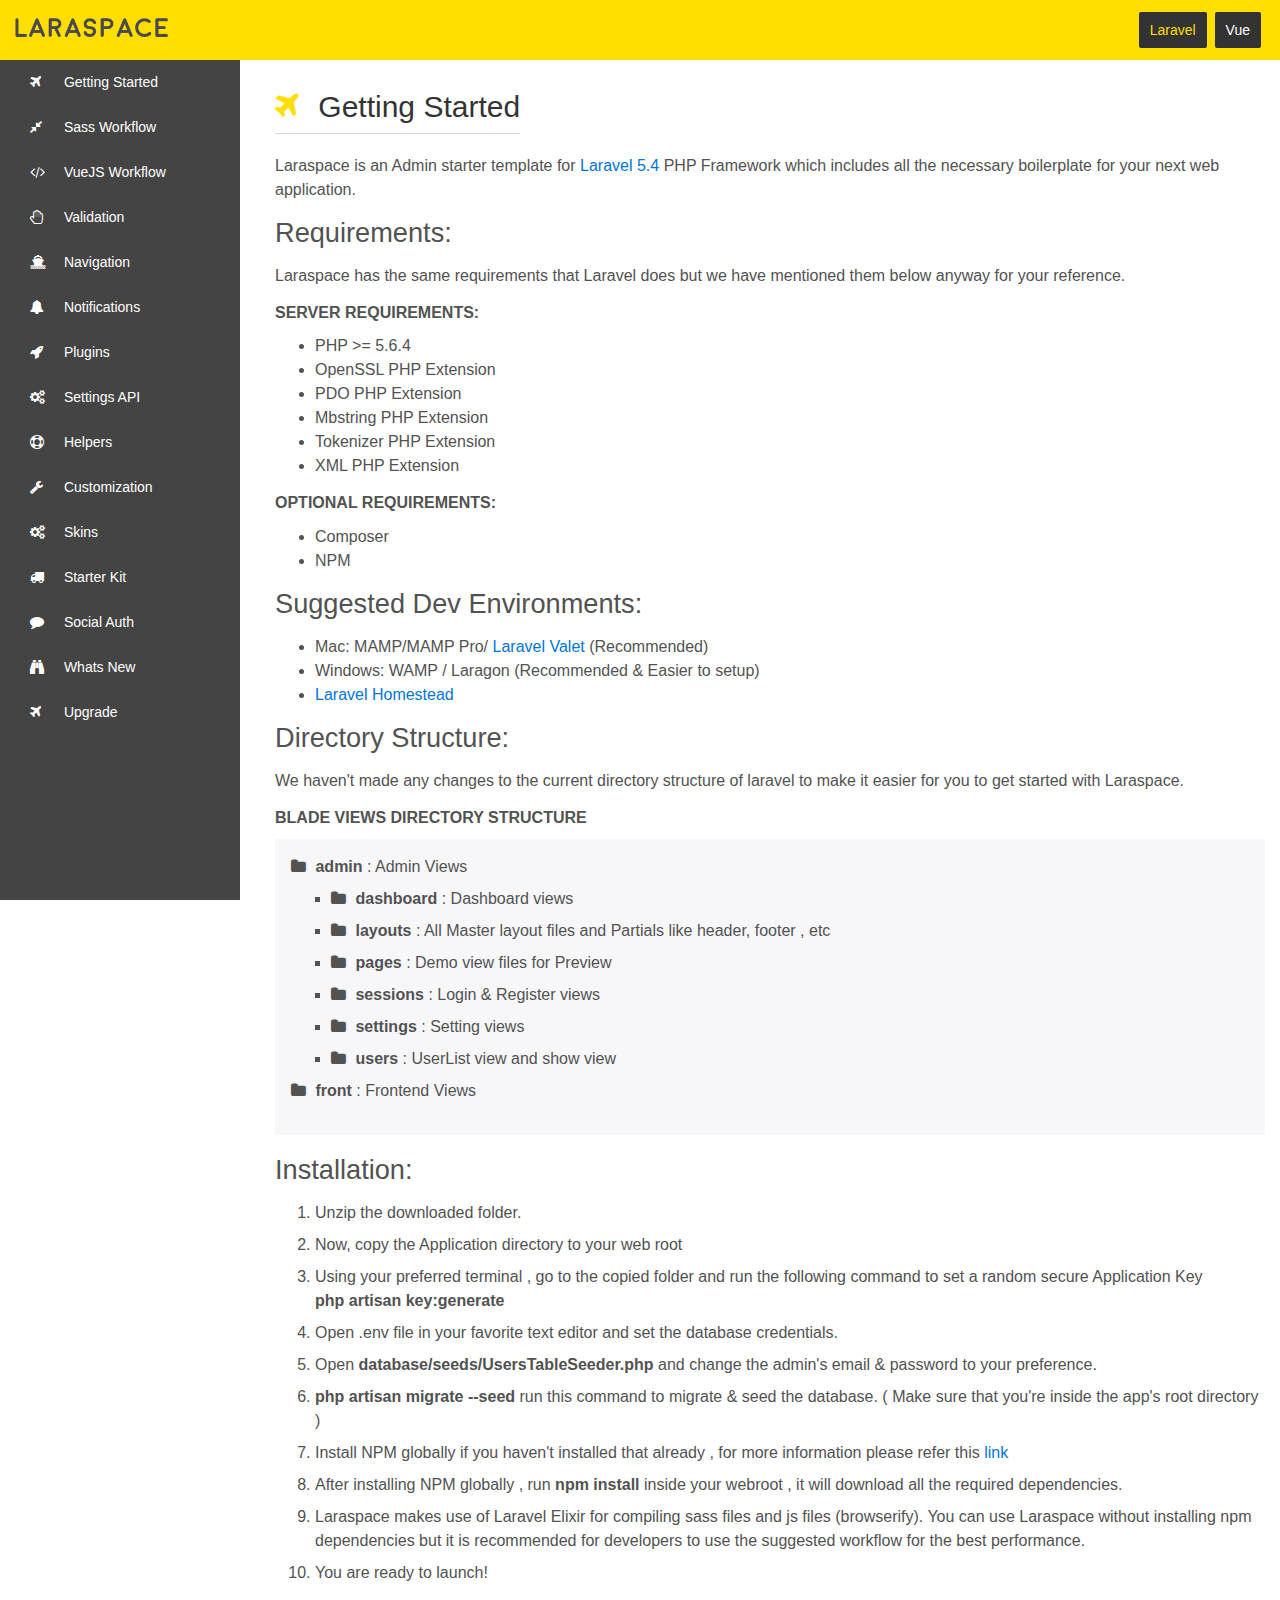
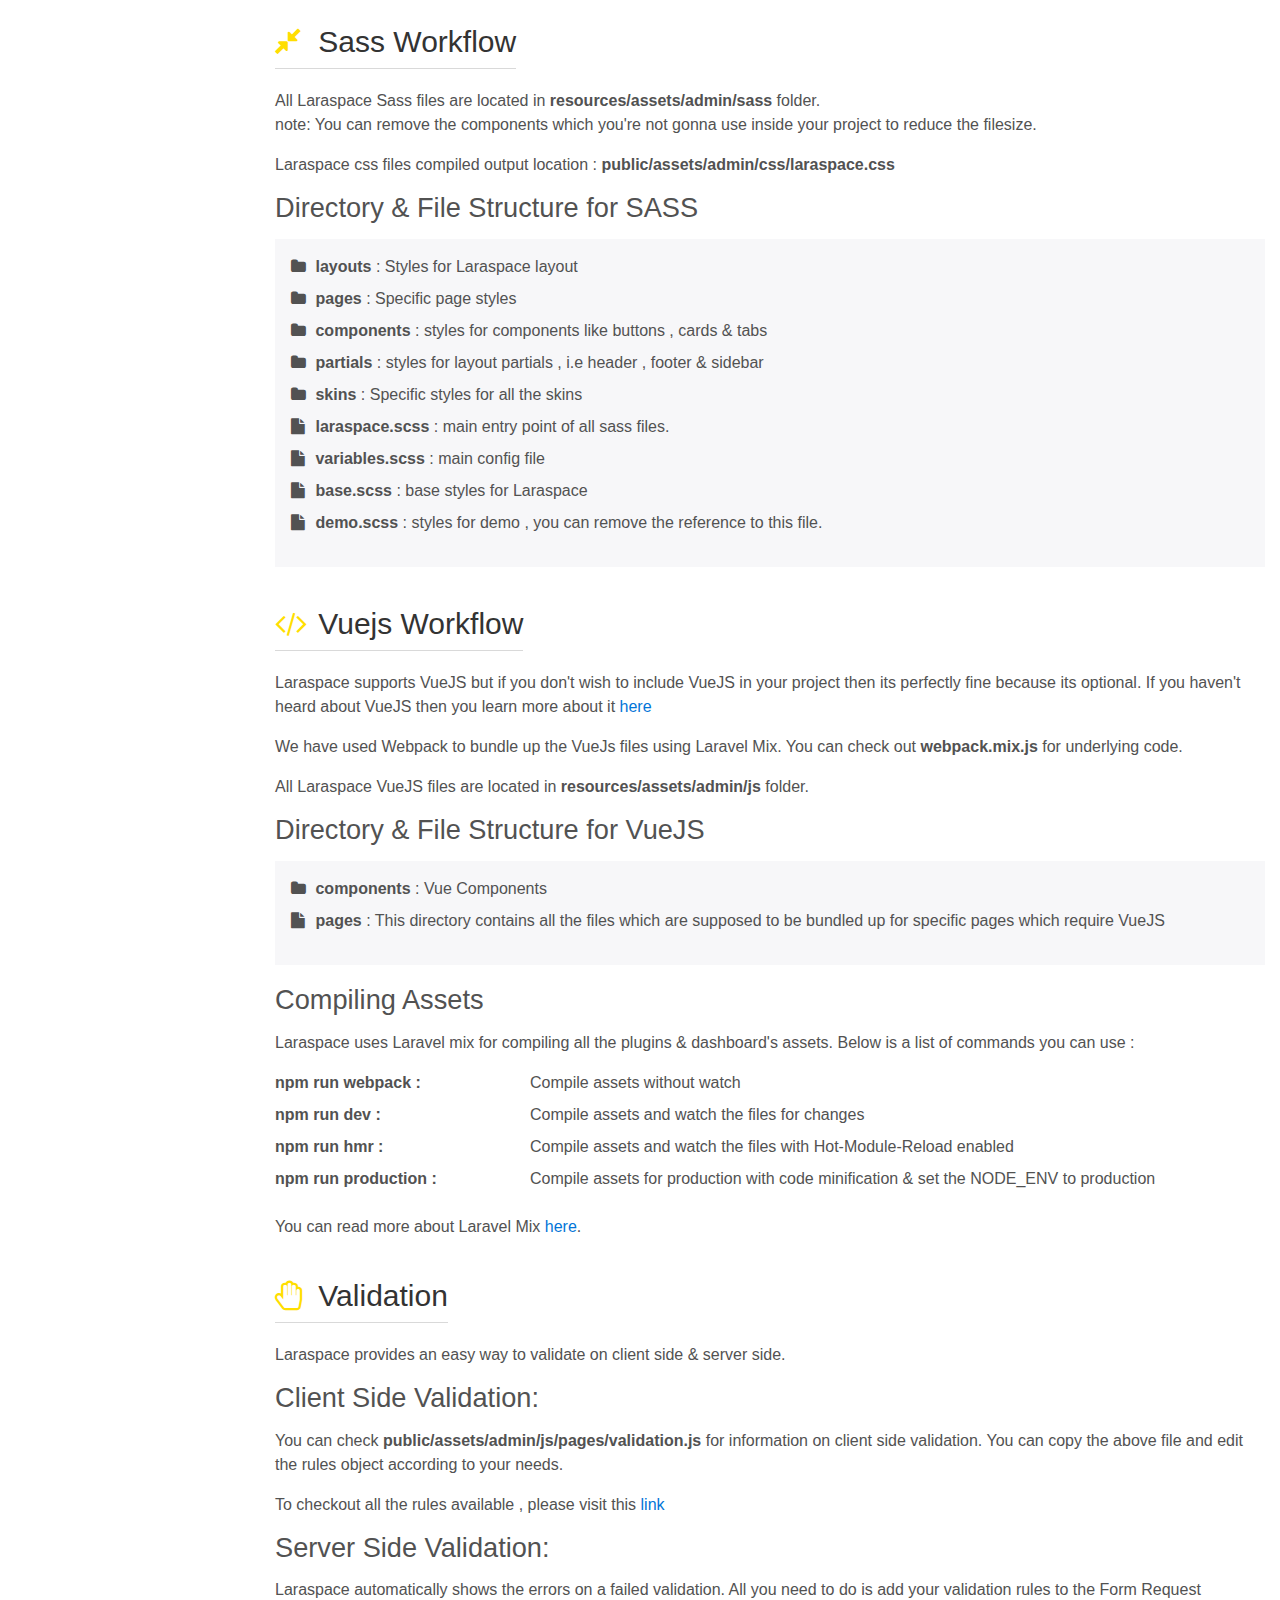
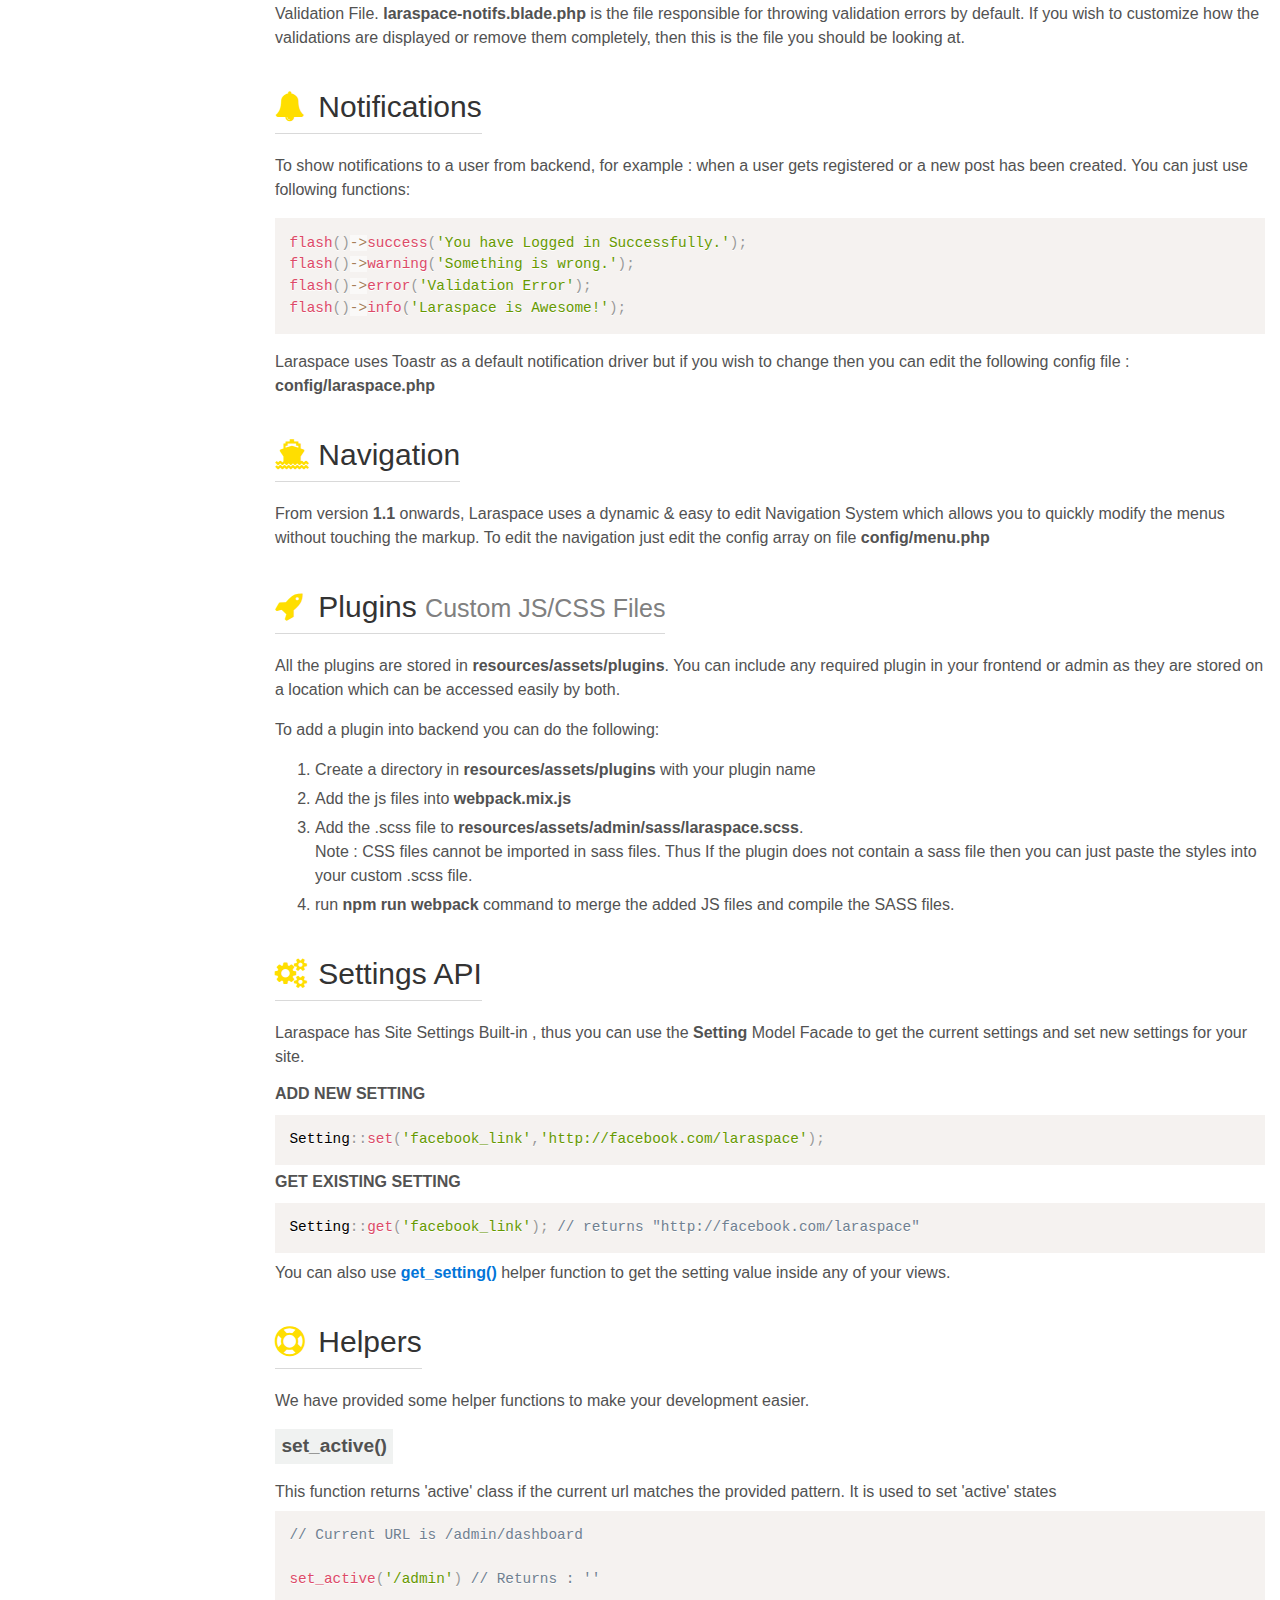
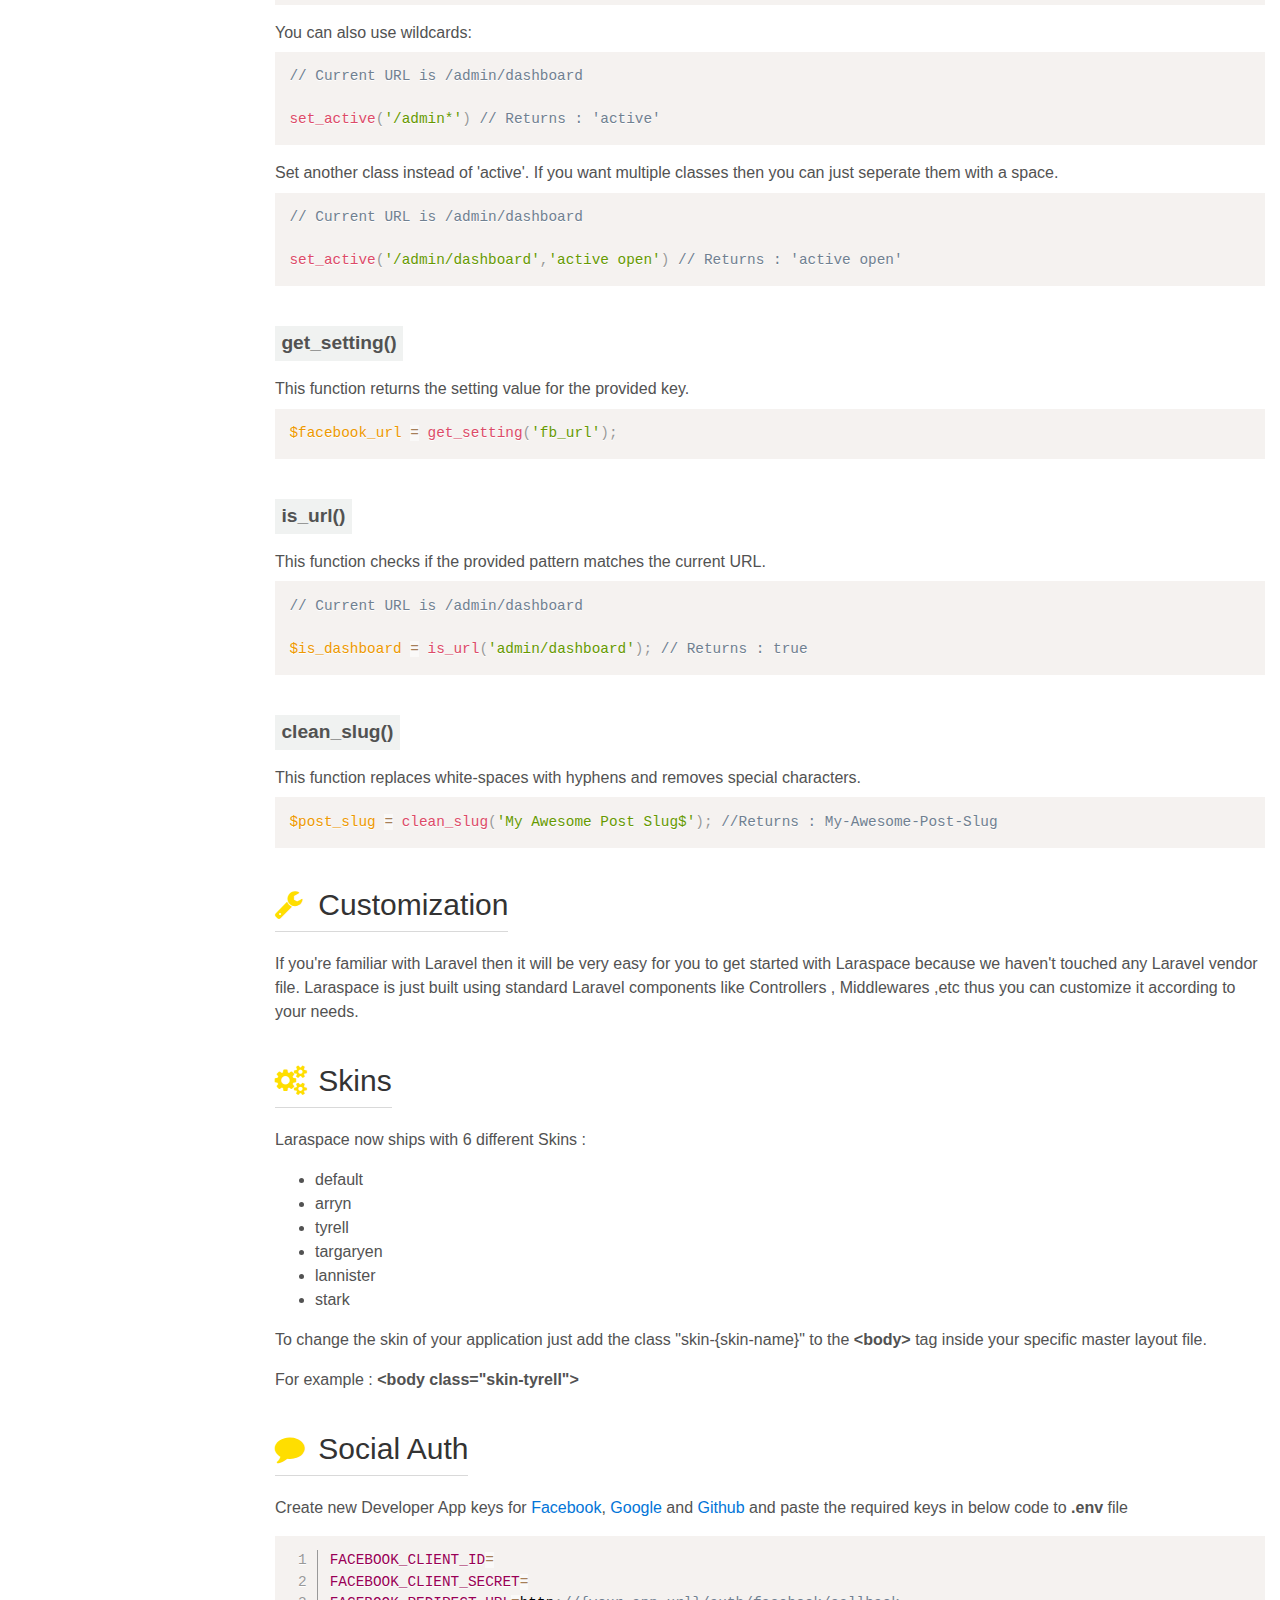
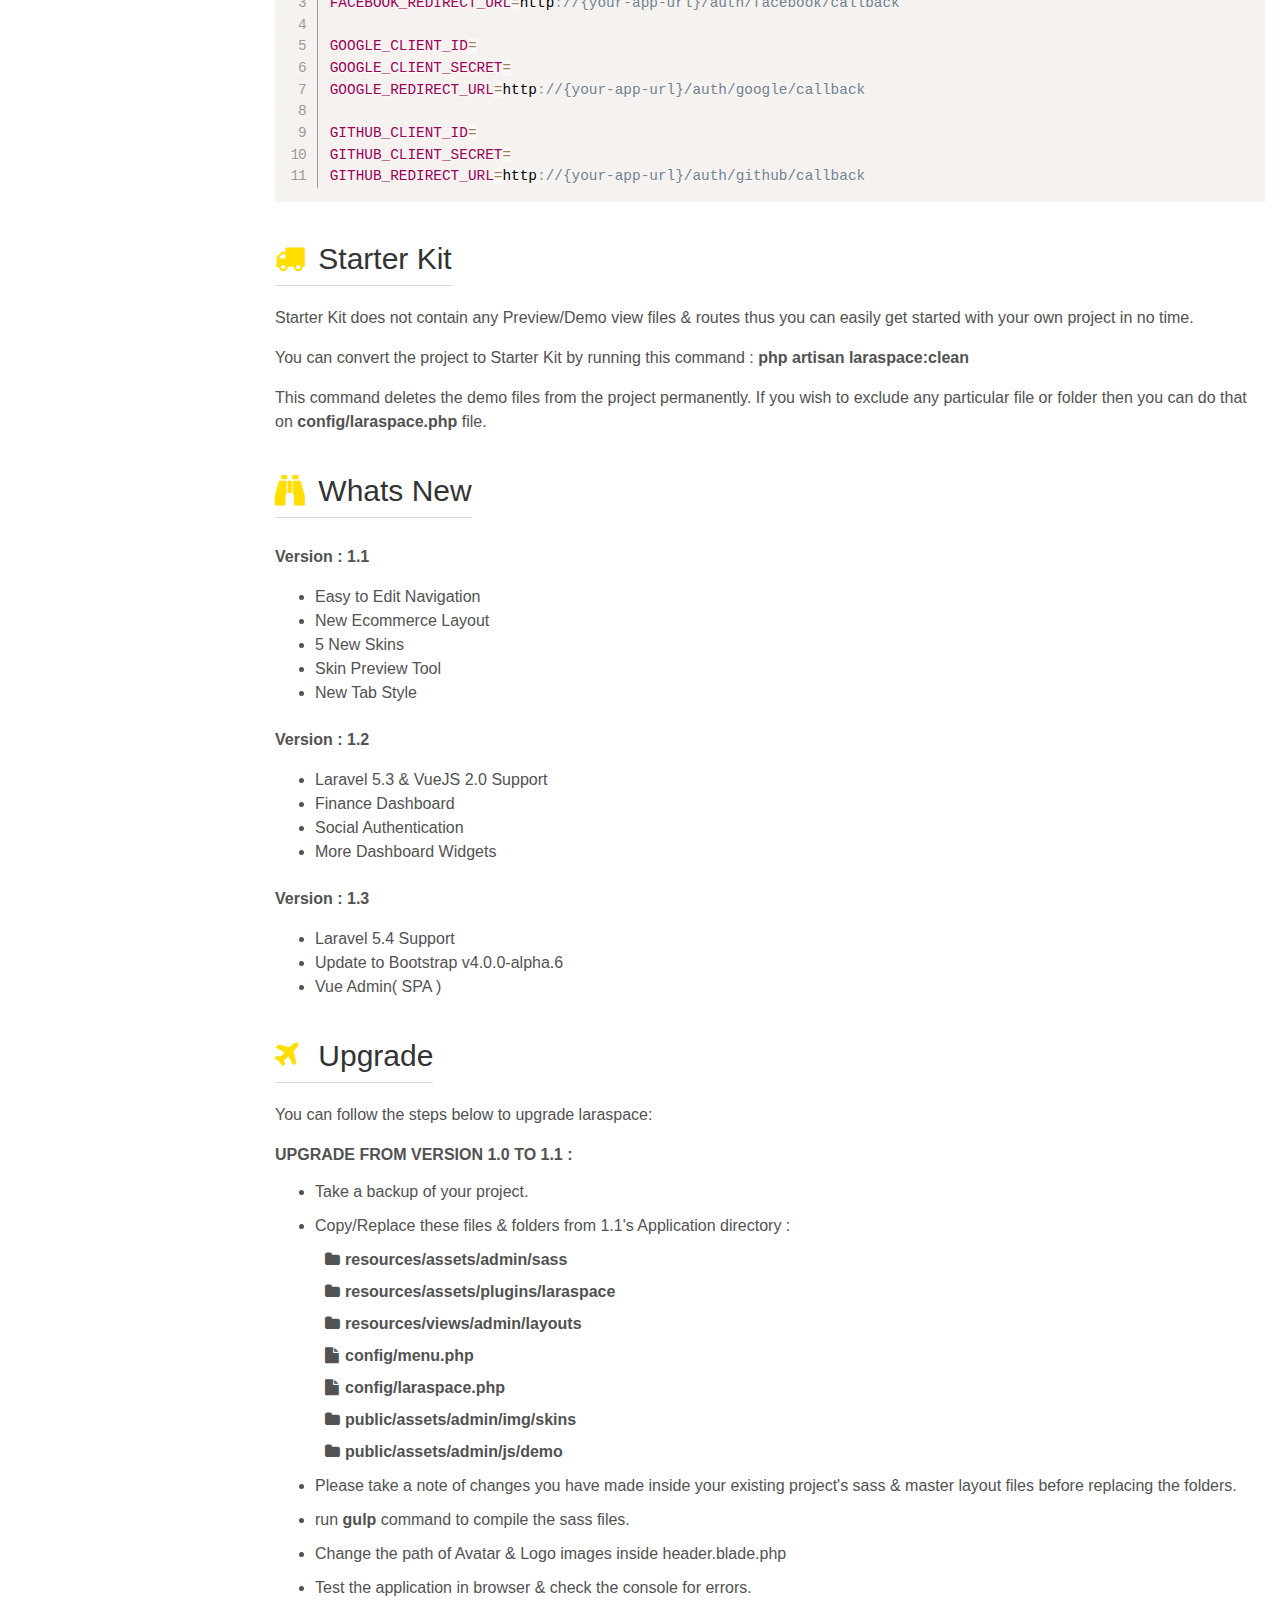
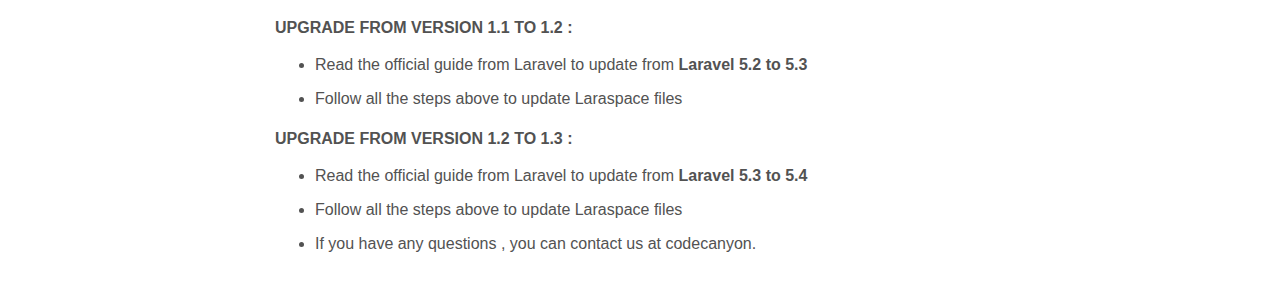
<file: index.html>
<!DOCTYPE html>
<html>
<head>
    <title>Laraspace - Laravel - Documentation</title>
    <link href="css/bootstrap.css" rel="stylesheet" type="text/css">
    <link href="css/fontawesome.css" rel="stylesheet" type="text/css">
    <link href="css/prism.css" rel="stylesheet" type="text/css">
    <link href="css/style.css" rel="stylesheet" type="text/css">
    <meta name="viewport" content="width=device-width,initial-scale=1">
</head>
<body class="sidebar-default">
<header class="site-header">
    <a href="#" class="nav-toggle">
        <div class="hamburger hamburger--htla">
            <span>toggle menu</span>
        </div>
    </a>
    <a href="#" class="brand-main"><img src="img/logo.png" alt="Laraspace Logo"></a>
    <ul class="action-list">
        <li class="active"><a href="index.html">Laravel</a></li>
        <li><a href="vue.html">Vue</a></li>
    </ul>
</header>
<div class="sidebar-left" id="main">
    <ul class="side-nav">
        <li><a href="#getting-started"><i class="fa fa-plane"></i> Getting Started</a></li>
        <li><a href="#sass-workflow"><i class="fa fa-compress"></i> Sass Workflow</a></li>
        <li><a href="#vuejs-workflow"><i class="fa fa-code"></i> VueJS Workflow</a></li>
        <li><a href="#validation"><i class="fa fa-hand-stop-o"></i> Validation</a></li>
        <li><a href="#navigation"><i class="fa fa-ship"></i> Navigation</a></li>
        <li><a href="#components"><i class="fa fa-bell"></i> Notifications</a></li>
        <li><a href="#plugins"><i class="fa fa-rocket"></i> Plugins</a></li>
        <li><a href="#settings-api"><i class="fa fa-cogs"></i> Settings API</a></li>
        <li><a href="#helpers"><i class="fa fa-life-ring"></i> Helpers</a></li>
        <li><a href="#customization"><i class="fa fa-wrench"> </i> Customization</a></li>
        <li><a href="#skins"><i class="fa fa-cogs"> </i> Skins</a></li>
        <li><a href="#starter-kit"><i class="fa fa-truck"></i> Starter Kit</a></li>
        <li><a href="#social-auth"><i class="fa fa-comment"></i> Social Auth</a></li>
        <li><a href="#change-log"><i class="fa fa-binoculars"></i> Whats New</a></li>
        <li><a href="#upgrade"><i class="fa fa-plane"></i> Upgrade</a></li>
    </ul>
</div>
<div class="mobile-menu-overlay"></div>
<div class="main-content">
    <section id="getting-started">
        <h3><i class="fa fa-plane"></i> Getting Started</h3>
        <p>Laraspace is an Admin starter template for <a href="http://laravel.com">Laravel 5.4</a> PHP Framework which
            includes all the necessary boilerplate for your next web application.</p>
        <h5>Requirements:</h5>
        <p>Laraspace has the same requirements that Laravel does but we have mentioned them below anyway for your
            reference.</p>
        <h6>Server Requirements:</h6>
        <ul>
            <li>PHP >= 5.6.4</li>
            <li>OpenSSL PHP Extension</li>
            <li>PDO PHP Extension</li>
            <li>Mbstring PHP Extension</li>
            <li>Tokenizer PHP Extension</li>
            <li>XML PHP Extension</li>
        </ul>
        <h6>Optional Requirements:</h6>
        <ul>
            <li>Composer</li>
            <li>NPM</li>
        </ul>
        <h5>Suggested Dev Environments:</h5>
        <ul>
            <li>Mac: MAMP/MAMP Pro/ <a href="https://laravel.com/docs/5.4/valet">Laravel Valet</a> (Recommended)</li>
            <li>Windows: WAMP / Laragon (Recommended & Easier to setup)</li>
            <li><a href="https://laravel.com/docs/5.4/homestead">Laravel Homestead</a></li>
        </ul>
        <h5>Directory Structure:</h5>
        <p>We haven't made any changes to the current directory structure of laravel to make it easier for you to get
            started with Laraspace.</p>
        <h6>Blade Views Directory Structure</h6>
        <div class="help-block">
            <ul class="directory-list">
                <li>
                    <i class="fa fa-folder"></i> <span>admin</span> : Admin Views
                    <ul>
                        <li><i class="fa fa-folder"></i> <span>dashboard</span> : Dashboard views</li>
                        <li><i class="fa fa-folder"></i> <span>layouts</span> : All Master layout files and Partials
                            like header, footer , etc
                        </li>
                        <li><i class="fa fa-folder"></i> <span>pages</span> : Demo view files for Preview</li>
                        <li><i class="fa fa-folder"></i> <span>sessions</span> : Login & Register views</li>
                        <li><i class="fa fa-folder"></i> <span>settings</span> : Setting views</li>
                        <li><i class="fa fa-folder"></i> <span>users</span> : UserList view and show view</li>
                    </ul>
                </li>
                <li><i class="fa fa-folder"></i> <span>front</span> : Frontend Views</li>
            </ul>
        </div>
        <h5>Installation:</h5>
        <ol class="step-list">
            <li>Unzip the downloaded folder.</li>
            <li>Now, copy the Application directory to your web root</li>
            <li>Using your preferred terminal , go to the copied folder and run the following command to set a random
                secure Application Key <span class="highlight">php artisan key:generate</span></li>
            <li>Open .env file in your favorite text editor and set the database credentials.</li>
            <li>Open <span class="highlight">database/seeds/UsersTableSeeder.php</span> and change the admin's email & password to your preference.</li>
            <li><span class="highlight">php artisan migrate --seed</span> run this command to migrate & seed the
                database. ( Make sure that you're inside the app's root directory )
            </li>
            <li>Install NPM globally if you haven't installed that already , for more information please refer this <a
                    href="https://docs.npmjs.com/getting-started/installing-node">link</a></li>
            <li>After installing NPM globally , run <span class="highlight">npm install</span> inside your webroot , it
                will download all the required dependencies.
            </li>
            <li>Laraspace makes use of Laravel Elixir for compiling sass files and js files (browserify). You can use
                Laraspace without installing npm dependencies but it is recommended for developers to use the suggested
                workflow for the best performance.
            </li>
            <li>You are ready to launch!</li>
        </ol>
    </section>
    <section id="sass-workflow">
        <h3><i class="fa fa-compress"></i> Sass Workflow</h3>
        <p>All Laraspace Sass files are located in <span class="highlight"> resources/assets/admin/sass </span>
            folder. <br> note: You can remove the components which you're not gonna use inside your project to reduce
            the filesize.</p>
        <p>Laraspace css files compiled output location : <span class="highlight">public/assets/admin/css/laraspace.css</span>
        </p>
        <h5>Directory & File Structure for SASS</h5>
        <div class="help-block">
            <ul class="directory-list">
                <li><i class="fa fa-folder"></i> <span>layouts</span> : Styles for Laraspace layout
                </li>
                <li><i class="fa fa-folder"></i> <span>pages</span> : Specific page styles
                </li>
                <li><i class="fa fa-folder"></i> <span>components</span> : styles for components like buttons , cards &
                    tabs
                </li>
                <li><i class="fa fa-folder"></i> <span>partials</span> : styles for layout partials , i.e header ,
                    footer & sidebar
                </li>
                <li><i class="fa fa-folder"></i> <span>skins</span> : Specific styles for all the skins
                </li>
                <li><i class="fa fa-file"></i> <span>laraspace.scss</span> : main entry point of all sass files.</li>
                <li><i class="fa fa-file"></i> <span>variables.scss</span> : main config file</li>
                <li><i class="fa fa-file"></i> <span>base.scss</span> : base styles for Laraspace</li>
                <li><i class="fa fa-file"></i> <span>demo.scss</span> : styles for demo , you can remove the reference
                    to this file.
                </li>
            </ul>
        </div>
    </section>
    <section id="vuejs-workflow">
        <h3><i class="fa fa-code"></i> Vuejs Workflow</h3>
        <p>Laraspace supports VueJS but if you don't wish to include VueJS in your project then its perfectly fine
            because its optional. If you haven't heard about VueJS then you learn more about it <a
                    href="http://vuejs.org">here</a></p>
        <p>We have used Webpack to bundle up the VueJs files using Laravel Mix. You can check out <span
                class="highlight">webpack.mix.js</span> for underlying code.</p>
        <p>All Laraspace VueJS files are located in <span class="highlight"> resources/assets/admin/js </span> folder.</p>
        <h5>Directory & File Structure for VueJS</h5>
        <div class="help-block">
            <ul class="directory-list">
                <li><i class="fa fa-folder"></i> <span>components</span> : Vue Components</li>
                <li><i class="fa fa-file"></i> <span>pages</span> : This directory contains all the files which are
                    supposed to be bundled up for specific pages which require VueJS
                </li>
            </ul>
        </div>
        <h5>Compiling Assets</h5>
        <p>Laraspace uses Laravel mix for compiling all the plugins & dashboard's assets. Below is a list of commands you can use :</p>
        <dl class="row">
            <dt class="col-sm-3">npm run webpack :</dt>
            <dd class="col-sm-9"> Compile assets without watch</dd>

            <dt class="col-sm-3">npm run dev :</dt>
            <dd class="col-sm-9">Compile assets and watch the files for changes</dd>

            <dt class="col-sm-3">npm run hmr :</dt>
            <dd class="col-sm-9">Compile assets and watch the files with Hot-Module-Reload enabled</dd>

            <dt class="col-sm-3">npm run production :</dt>
            <dd class="col-sm-9">Compile assets for production with code minification & set the NODE_ENV to production</dd>
        </dl>
        <p>You can read more about Laravel Mix <a href="https://laravel.com/docs/5.4/mix">here</a>.</p>
    </section>
    <section id="validation">
        <h3><i class="fa fa-hand-stop-o"></i> Validation</h3>
        <p>Laraspace provides an easy way to validate on client side & server side.</p>
        <h5 class="m-b-1">Client Side Validation:</h5>
        <p>You can check <span class="highlight">public/assets/admin/js/pages/validation.js</span> for information on
            client side validation. You can copy the above file and edit the rules object according to your needs.</p>
        <p>To checkout all the rules available , please visit this <a
                href="https://jqueryvalidation.org/documentation/#link-list-of-built-in-validation-methods">link</a></p>
        <h5 class="m-b-1">Server Side Validation:</h5>
        <p>Laraspace automatically shows the errors on a failed validation. All you need to do is add your validation
            rules to the Form Request Validation File. <span class="highlight">laraspace-notifs.blade.php</span> is
            the file responsible for throwing validation errors by default. If you wish to customize how the validations
            are displayed or remove them completely, then this is the file you should be looking at.</p>
    </section>
    <section id="components">
        <h3><i class="fa fa-bell"></i> Notifications</h3>
        <p>To show notifications to a user from backend, for example : when a user gets registered or a new post has
            been created. You can just use following functions:
<pre><code class="language-php">flash()->success('You have Logged in Successfully.');
flash()->warning('Something is wrong.');
flash()->error('Validation Error');
flash()->info('Laraspace is Awesome!');
</code></pre>
        </p>
        <p>Laraspace uses Toastr as a default notification driver but if you wish to change then you can edit the
            following config file : <span class="highlight">config/laraspace.php</span></p>
    </section>
    <section id="navigation">
        <h3><i class="fa fa-ship"></i> Navigation</h3>
        <p>From version <span class="highlight">1.1</span> onwards, Laraspace uses a dynamic & easy to edit Navigation System which allows you to quickly modify the menus without touching the markup. To edit the navigation just edit the config array on file <span class="highlight">config/menu.php</span>
        </p>
    </section>
    <section id="plugins">
        <h3><i class="fa fa-rocket"></i> Plugins
            <small>Custom JS/CSS Files</small>
        </h3>
        <p>All the plugins are stored in <span class="highlight">resources/assets/plugins</span>. You can include any
            required plugin in your frontend or admin as they are stored on a location which can be accessed easily by
            both.</p>
        <p>To add a plugin into backend you can do the following:</p>
        <ol>
            <li>Create a directory in <span class="highlight">resources/assets/plugins</span> with your plugin name
            </li>
            <li>Add the js files into <span class="highlight">webpack.mix.js</span></li>
            <li>Add the .scss file to <span class="highlight">resources/assets/admin/sass/laraspace.scss</span>. <br>Note :
                CSS files cannot be imported in sass files. Thus If the plugin does not contain a sass file then you can
                just paste the styles into your custom .scss file.
            </li>
            <li>run <span class="highlight">npm run webpack</span> command to merge the added JS files and compile the SASS files.
            </li>
        </ol>
    </section>
    <section id="settings-api">
        <h3><i class="fa fa-cogs"></i> Settings API</h3>
        <p>Laraspace has Site Settings Built-in , thus you can use the <span class="highlight">Setting</span> Model
            Facade to get the current settings and set new settings for your site.</p>
        <h6>Add New Setting</h6>
          <pre><code class="language-php">Setting::set('facebook_link','http://facebook.com/laraspace');</code></pre>
        <h6>Get existing Setting</h6>
          <pre><code class="language-php">Setting::get('facebook_link'); // returns "http://facebook.com/laraspace"</code></pre>
        <p>You can also use <a href="#helpers"><span class="highlight">get_setting()</span></a> helper function to get
            the setting value inside any of your views.</p>
    </section>
    <section id="helpers">
        <h3><i class="fa fa-life-ring"></i> Helpers</h3>
        <p>We have provided some helper functions to make your development easier.</p>
        <ul class="function-list">
            <li>
                <span class="function-name">set_active()</span>
                <p>This function returns 'active' class if the current url matches the provided pattern. It is used to
                    set 'active' states</p>
              <pre><code class="language-php">// Current URL is /admin/dashboard

set_active('/admin') // Returns : ''</code></pre>
                <p>You can also use wildcards:</p>
              <pre><code class="language-php">// Current URL is /admin/dashboard

set_active('/admin*') // Returns : 'active'</code></pre>
                <p>Set another class instead of 'active'. If you want multiple classes then you can just seperate them
                    with a space.</p>
              <pre><code class="language-php">// Current URL is /admin/dashboard

set_active('/admin/dashboard','active open') // Returns : 'active open'</code></pre>
            </li>
            <li>
                <span class="function-name">get_setting()</span>
                <p>This function returns the setting value for the provided key.</p>
              <pre><code class="language-php">$facebook_url = get_setting('fb_url');</code></pre>
            </li>
            <li>
                <span class="function-name">is_url()</span>
                <p>This function checks if the provided pattern matches the current URL.</p>
              <pre><code class="language-php">// Current URL is /admin/dashboard

$is_dashboard = is_url('admin/dashboard'); // Returns : true</code></pre>
            </li>
            <li>
                <span class="function-name">clean_slug()</span>
                <p>This function replaces white-spaces with hyphens and removes special characters.</p>
              <pre><code class="language-php">$post_slug = clean_slug('My Awesome Post Slug$'); //Returns : My-Awesome-Post-Slug</code></pre>
            </li>
        </ul>
    </section>
    <section id="customization">
        <h3><i class="fa fa-wrench"></i> Customization</h3>
        <p>If you're familiar with Laravel then it will be very easy for you to get started with Laraspace because we
            haven't touched any Laravel vendor file. Laraspace is just built using standard Laravel components like
            Controllers , Middlewares ,etc thus you can customize it according to your needs.</p>
    </section>
    <section id="skins">
        <h3><i class="fa fa-cogs"></i> Skins</h3>
        <p>Laraspace now ships with 6 different Skins : </p>
        <ul>
            <li>default</li>
            <li>arryn</li>
            <li>tyrell</li>
            <li>targaryen</li>
            <li>lannister</li>
            <li>stark</li>
        </ul>
        <p>To change the skin of your application just add the class "skin-{skin-name}" to the <span class="highlight">&lt;body&gt;</span> tag inside your specific master layout file.</p>
        <p>For example : <span class="highlight">&lt;body class="skin-tyrell"&gt;</span></p>
    </section>
    <section id="social-auth">
        <h3><i class="fa fa-comment"></i> Social Auth</h3>
        <p>Create new Developer App keys for <a href="https://developers.facebook.com/apps/">Facebook</a>, <a
                href="https://console.developers.google.com/">Google</a>  and <a href="https://github.com/settings/applications/">Github</a> and paste the required keys in below code to <span class="highlight">.env</span> file</p>
<pre class="line-numbers">
<code class="language-php">FACEBOOK_CLIENT_ID=
FACEBOOK_CLIENT_SECRET=
FACEBOOK_REDIRECT_URL=http://{your-app-url}/auth/facebook/callback

GOOGLE_CLIENT_ID=
GOOGLE_CLIENT_SECRET=
GOOGLE_REDIRECT_URL=http://{your-app-url}/auth/google/callback

GITHUB_CLIENT_ID=
GITHUB_CLIENT_SECRET=
GITHUB_REDIRECT_URL=http://{your-app-url}/auth/github/callback
</code></pre>
    </section>
    <section id="starter-kit">
        <h3><i class="fa fa-truck"></i> Starter Kit</h3>
        <p>Starter Kit does not contain any Preview/Demo view files & routes thus you can easily get started with your
            own project in no time.</p>
        <p>You can convert the project to Starter Kit by running this command : <span class="highlight">php artisan laraspace:clean</span>
        </p>
        <p>This command deletes the demo files from the project permanently. If you wish to exclude any particular file
            or folder then you can do that on <span class="highlight">config/laraspace.php</span> file.</p>
    </section>
    <section id="change-log">
        <h3><i class="fa fa-binoculars"></i> Whats New</h3>
        <h5 class="m-b-1"><span class="highlight">Version : 1.1 </span></h5>
        <ul>
            <li>Easy to Edit Navigation</li>
            <li>New Ecommerce Layout</li>
            <li>5 New Skins</li>
            <li>Skin Preview Tool</li>
            <li>New Tab Style</li>
        </ul>
        <h5 class="m-b-1"><span class="highlight">Version : 1.2 </span></h5>
        <ul>
            <li>Laravel 5.3 & VueJS 2.0 Support</li>
            <li>Finance Dashboard</li>
            <li>Social Authentication</li>
            <li>More Dashboard Widgets</li>
        </ul>
        <h5 class="m-b-1"><span class="highlight">Version : 1.3 </span></h5>
        <ul>
            <li>Laravel 5.4 Support</li>
            <li>Update to Bootstrap v4.0.0-alpha.6</li>
            <li>Vue Admin( SPA )</li>
        </ul>
    </section>
    <section id="upgrade">
        <h3><i class="fa fa-plane"></i> Upgrade</h3>
        <p>You can follow the steps below to upgrade laraspace:</p>
        <h6><span class="highlight">Upgrade from Version 1.0 to 1.1 :</span></h6>
        <ul class="upgrade-list">
            <li>Take a backup of your project.</li>
            <li>Copy/Replace these files & folders from 1.1's Application directory :
                <ul class="directory-list">
                    <li><i class="fa fa-folder"></i><span>resources/assets/admin/sass</span></li>
                    <li><i class="fa fa-folder"></i><span>resources/assets/plugins/laraspace</span></li>
                    <li><i class="fa fa-folder"></i><span>resources/views/admin/layouts</span></li>
                    <li><i class="fa fa-file"></i><span>config/menu.php</span></li>
                    <li><i class="fa fa-file"></i><span>config/laraspace.php</span></li>
                    <li><i class="fa fa-folder"></i><span>public/assets/admin/img/skins</span></li>
                    <li><i class="fa fa-folder"></i><span>public/assets/admin/js/demo</span></li>
                </ul>
            </li>
            <li>Please take a note of changes you have made inside your existing project's sass & master layout files before replacing the folders.</li>
            <li>run <span class="highlight">gulp</span> command to compile the sass files.</li>
            <li>Change the path of Avatar & Logo images inside <span class="highlight2">header.blade.php</span></li>
            <li>Test the application in browser & check the console for errors.</li>
        </ul>
        <h6><span class="highlight">Upgrade from Version 1.1 to 1.2 :</span></h6>
        <ul class="upgrade-list">
            <li>Read the official guide from Laravel to update from <a class="highlight" href="https://laravel.com/docs/5.3/upgrade#upgrade-5.3.0">Laravel 5.2 to 5.3</a></li>
            <li>Follow all the steps above to update Laraspace files </li>
        </ul>
        <h6><span class="highlight">Upgrade from Version 1.2 to 1.3 :</span></h6>
        <ul class="upgrade-list">
            <li>Read the official guide from Laravel to update from <a class="highlight" href="https://laravel.com/docs/5.4/upgrade#upgrade-5.4.0">Laravel 5.3 to 5.4</a></li>
            <li>Follow all the steps above to update Laraspace files </li>
            <li>If you have any questions , you can contact us at codecanyon.</li>
        </ul>
    </section>
</div>
<script src="js/jquery.js"></script>
<script src="js/tether.js"></script>
<script src="js/bootstrap.js"></script>
<script src="js/smoothscroll.js"></script>
<script src="js/clipboard.min.js"></script>
<script src="js/main.js"></script>
<script src="js/prism.js"></script>
</body>
</html>
</file>
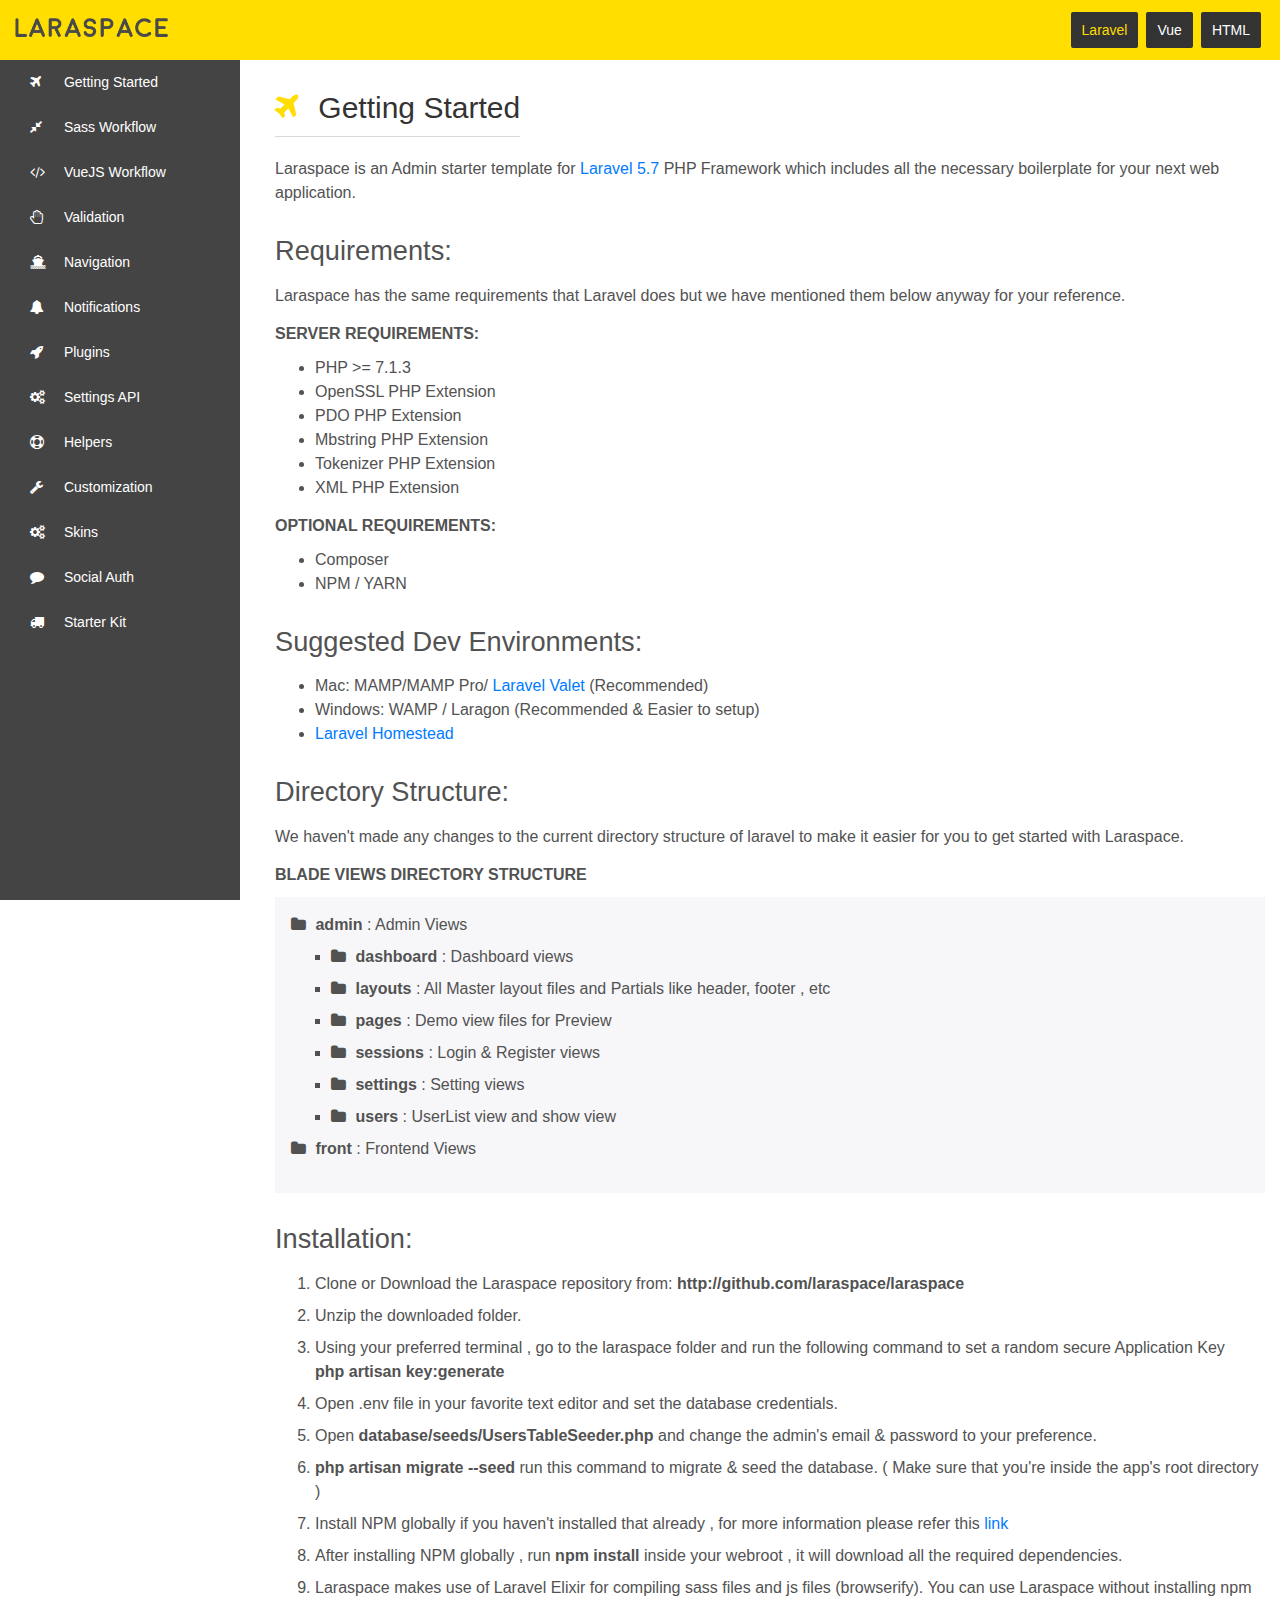
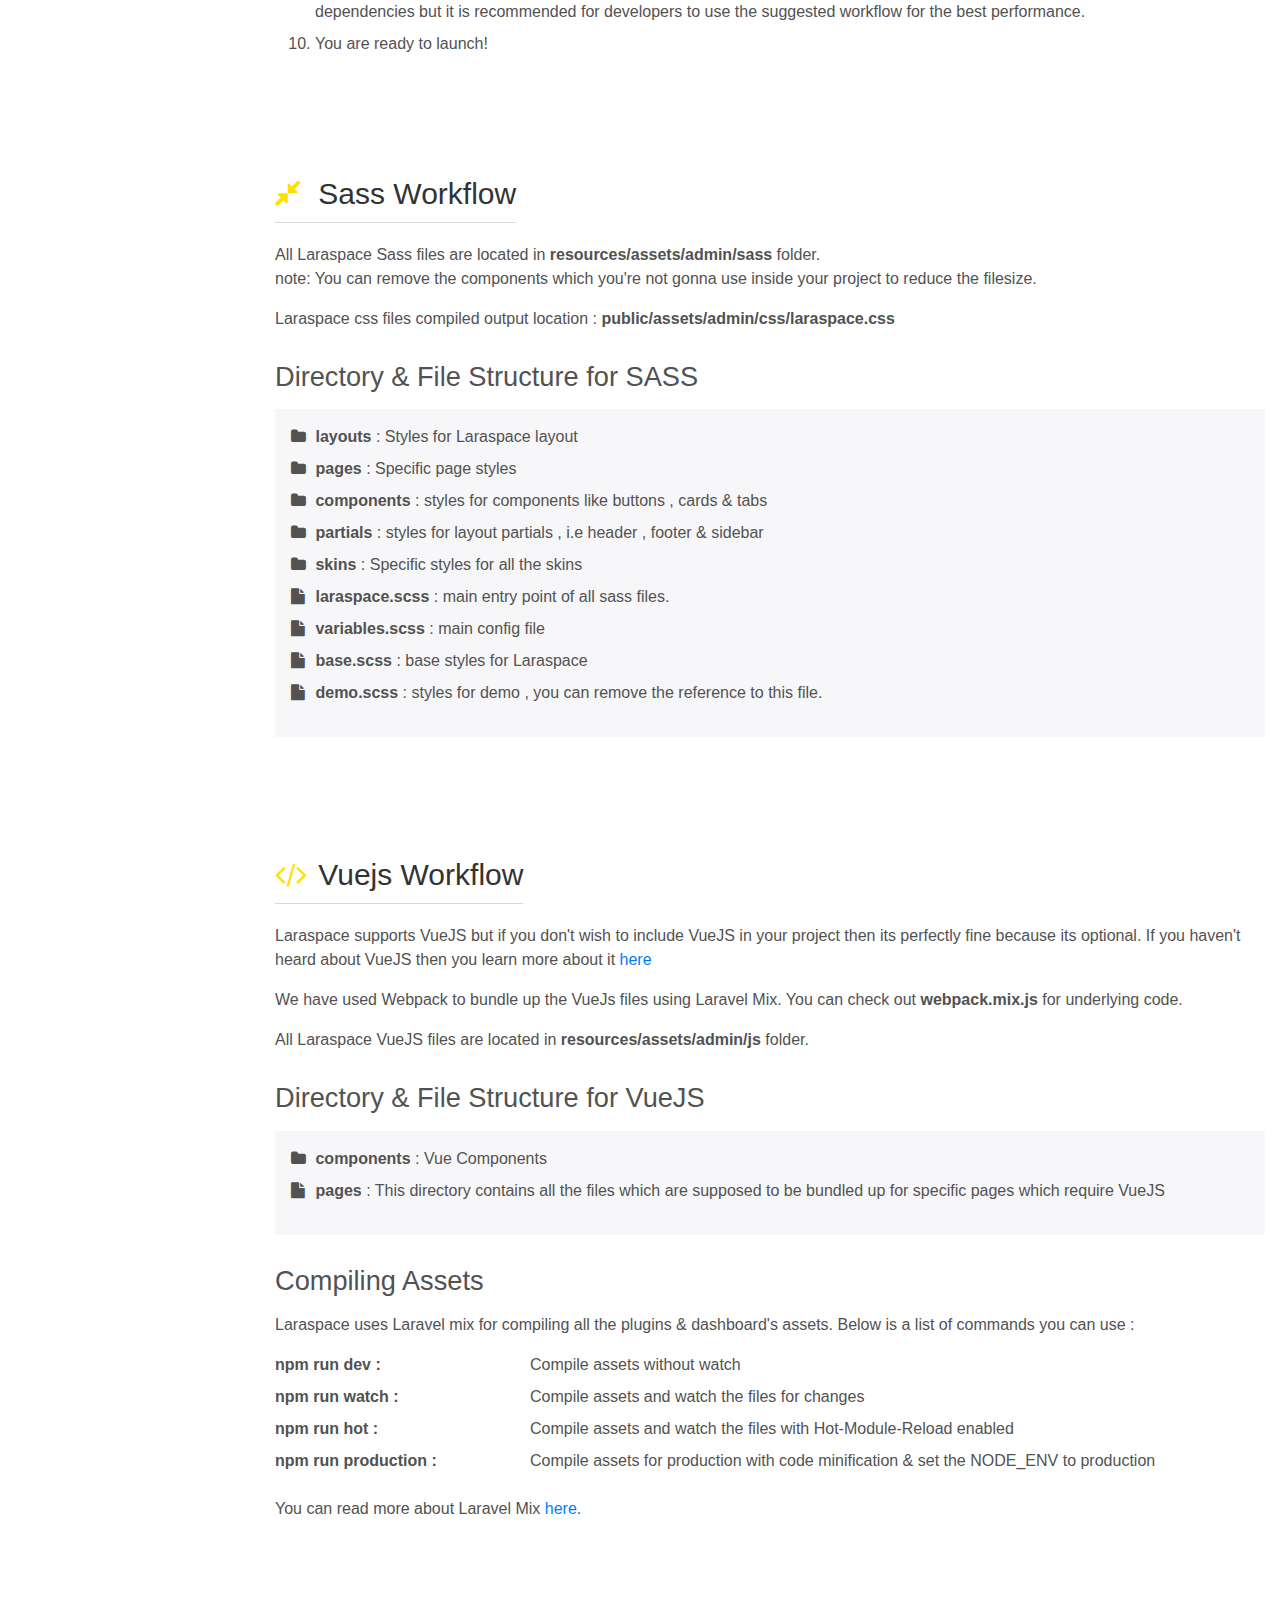
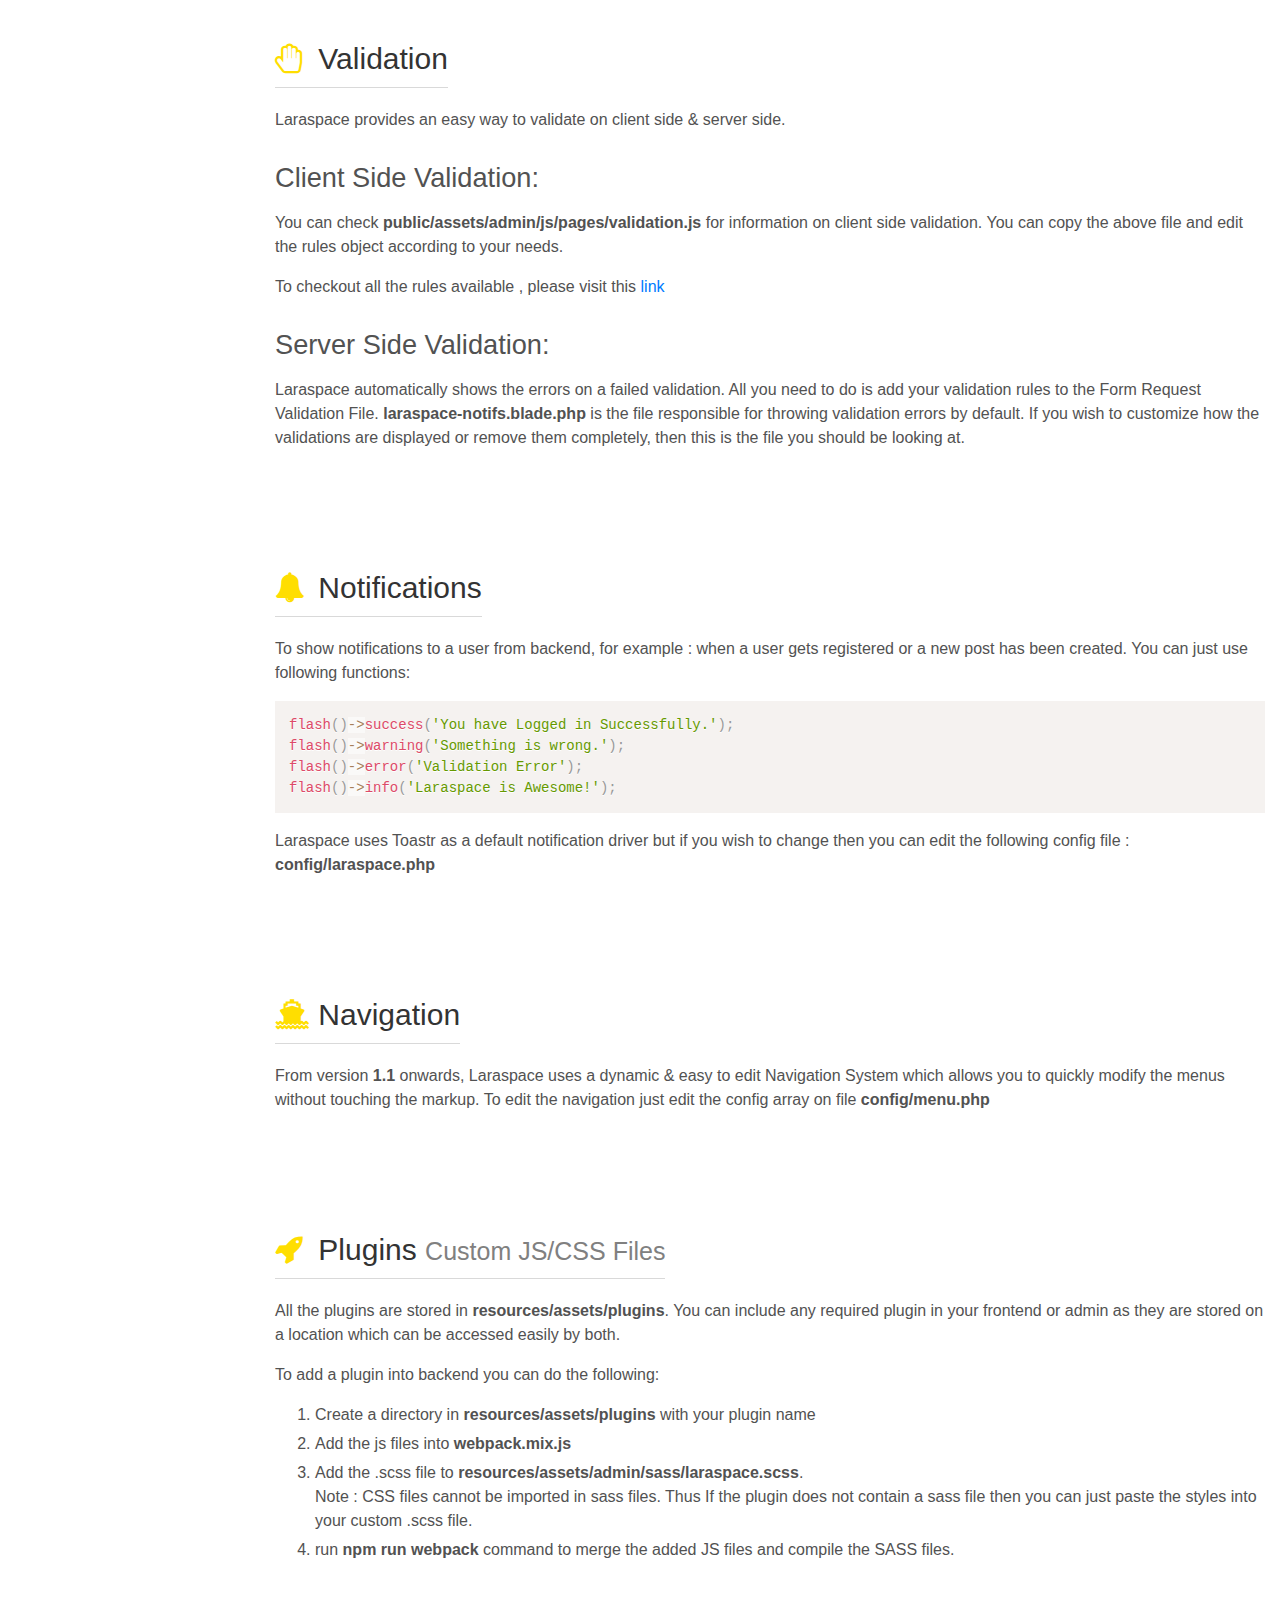
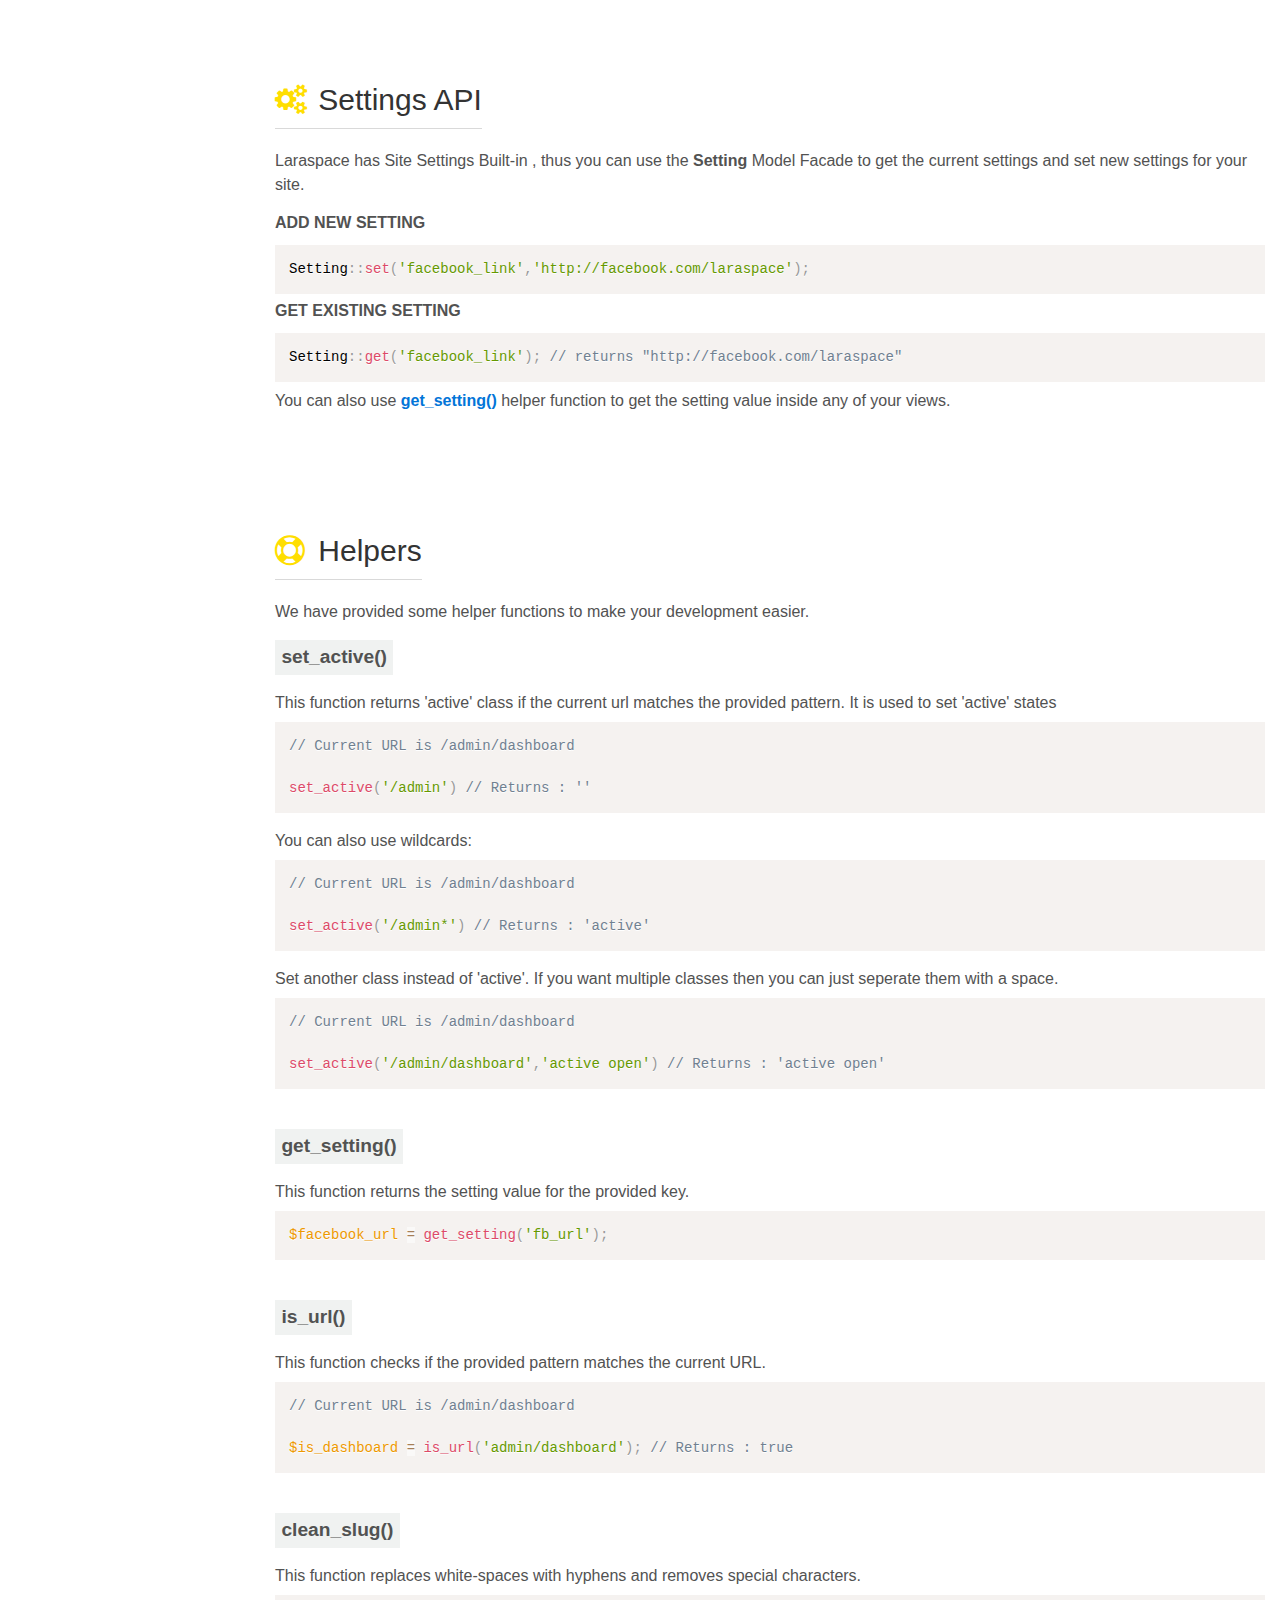
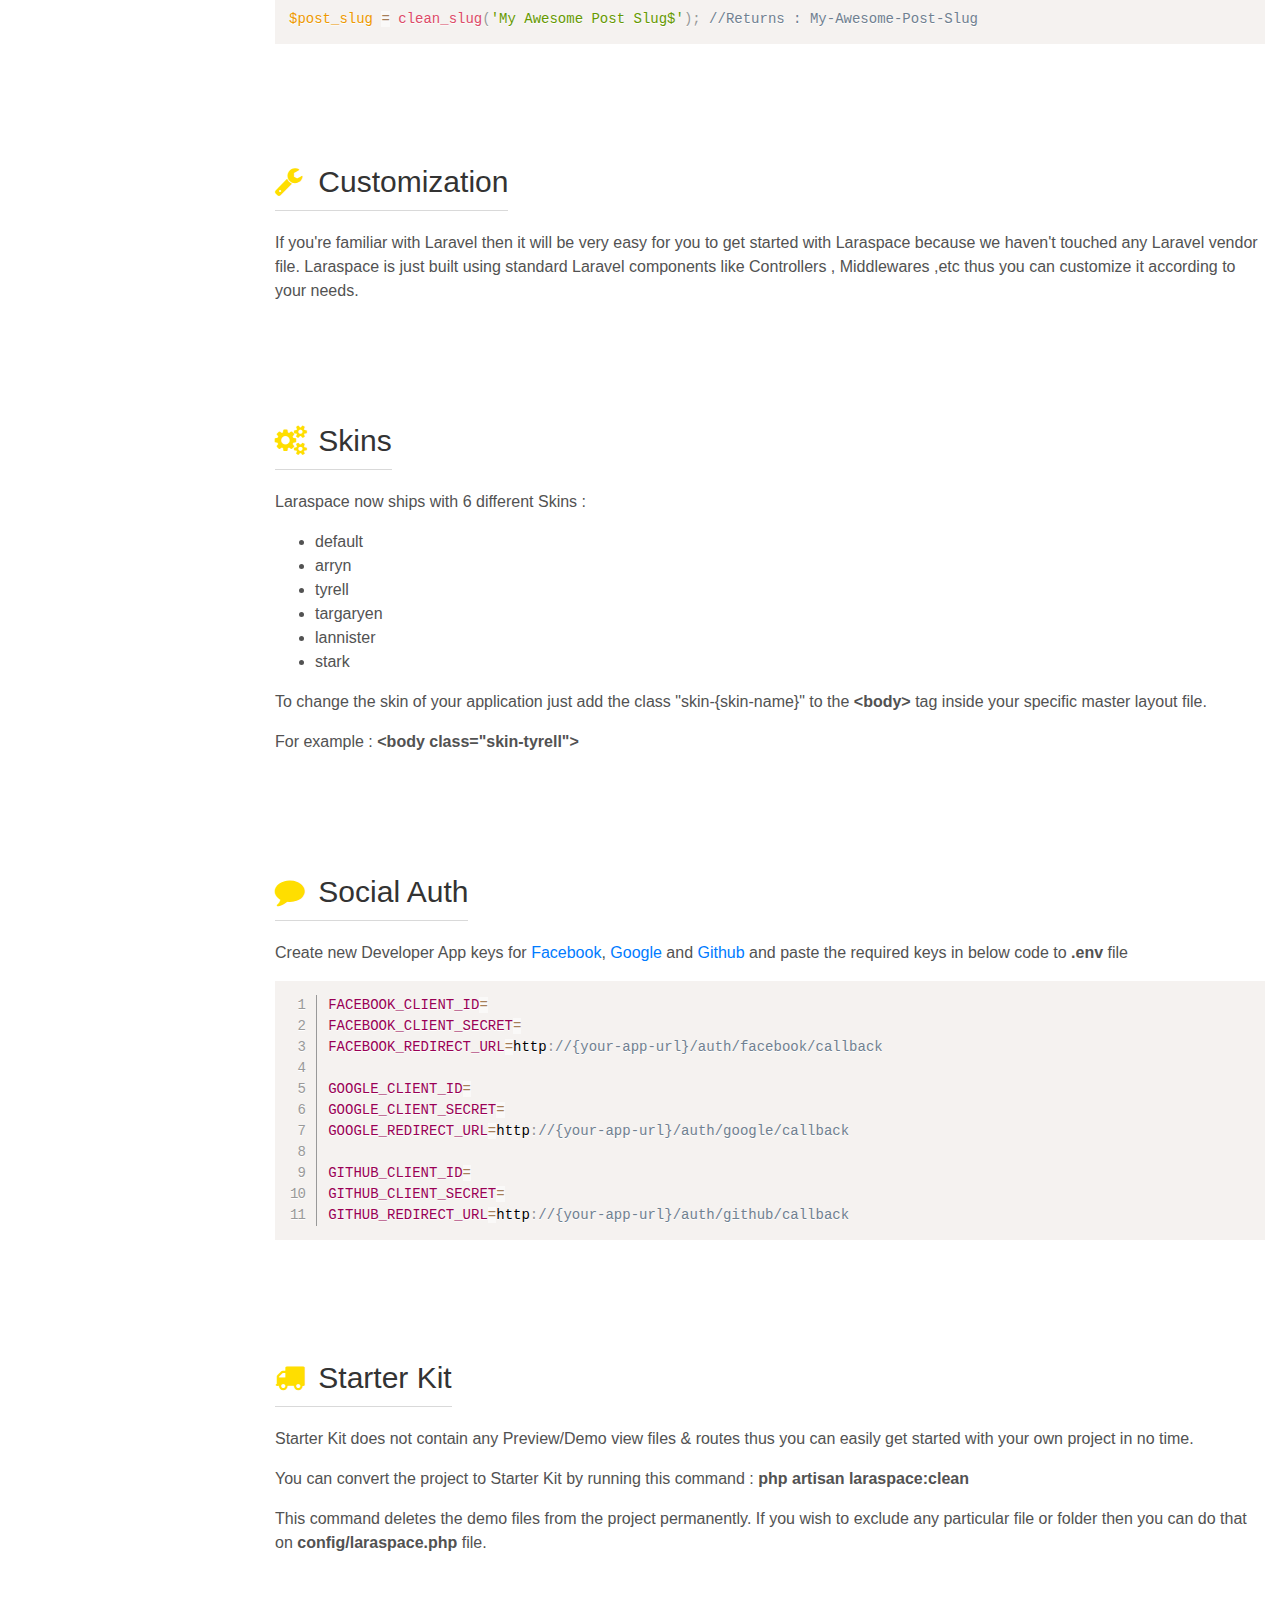
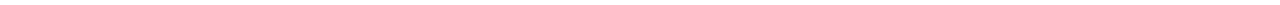
<file: public/index.html>
<!DOCTYPE html>
<html>

<head>
    <title>Laraspace - Laravel - Documentation</title>
    <link href="css/bootstrap.css" rel="stylesheet" type="text/css">
    <link href="css/fontawesome.css" rel="stylesheet" type="text/css">
    <link href="css/prism.css" rel="stylesheet" type="text/css">
    <link href="css/style.css" rel="stylesheet" type="text/css">
    <meta name="viewport" content="width=device-width,initial-scale=1">
</head>

<body class="sidebar-default">
    <header class="site-header">
        <a href="#" class="nav-toggle">
            <div class="hamburger hamburger--arrowturn">
                <div class="hamburger-box">
                    <div class="hamburger-inner"></div>
                </div>
            </div>
        </a>
        <a href="#" class="brand-main">
            <img src="img/logo.png" alt="Laraspace Logo">
        </a>
        <ul class="action-list">
            <li class="active">
                <a href="index.html">Laravel</a>
            </li>
            <li>
                <a href="vue.html">Vue</a>
            </li>
            <li>
                <a href="html.html">HTML</a>
            </li>
        </ul>
    </header>
    <div class="sidebar-left" id="main">
        <ul class="side-nav">
            <li>
                <a href="#getting-started">
                    <i class="fa fa-plane"></i> Getting Started</a>
            </li>
            <li>
                <a href="#sass-workflow">
                    <i class="fa fa-compress"></i> Sass Workflow</a>
            </li>
            <li>
                <a href="#vuejs-workflow">
                    <i class="fa fa-code"></i> VueJS Workflow</a>
            </li>
            <li>
                <a href="#validation">
                    <i class="fa fa-hand-stop-o"></i> Validation</a>
            </li>
            <li>
                <a href="#navigation">
                    <i class="fa fa-ship"></i> Navigation</a>
            </li>
            <li>
                <a href="#components">
                    <i class="fa fa-bell"></i> Notifications</a>
            </li>
            <li>
                <a href="#plugins">
                    <i class="fa fa-rocket"></i> Plugins</a>
            </li>
            <li>
                <a href="#settings-api">
                    <i class="fa fa-cogs"></i> Settings API</a>
            </li>
            <li>
                <a href="#helpers">
                    <i class="fa fa-life-ring"></i> Helpers</a>
            </li>
            <li>
                <a href="#customization">
                    <i class="fa fa-wrench"> </i> Customization</a>
            </li>
            <li>
                <a href="#skins">
                    <i class="fa fa-cogs"> </i> Skins</a>
            </li>
            <li>
                <a href="#social-auth">
                    <i class="fa fa-comment"></i> Social Auth</a>
            </li>
            <li>
                <a href="#starter-kit">
                    <i class="fa fa-truck"></i> Starter Kit</a>
            </li>
            <!-- <li>
                <a href="#change-log">
                    <i class="fa fa-binoculars"></i> What's New</a>
            </li>
            <li>
                <a href="#upgrade">
                    <i class="fa fa-plane"></i> Upgrade</a>
            </li> -->
        </ul>
    </div>
    <div class="mobile-menu-overlay"></div>
    <div class="main-content">
        <section id="getting-started">
            <h3 class="no-mt">
                <i class="fa fa-plane"></i> Getting Started</h3>
            <p>Laraspace is an Admin starter template for
                <a href="http://laravel.com">Laravel 5.7</a> PHP Framework which includes all the necessary boilerplate for your next web application.</p>
            <h5>Requirements:</h5>
            <p>Laraspace has the same requirements that Laravel does but we have mentioned them below anyway for your reference.
            </p>
            <h6>Server Requirements:</h6>
            <ul>
                <li>PHP >= 7.1.3</li>
                <li>OpenSSL PHP Extension</li>
                <li>PDO PHP Extension</li>
                <li>Mbstring PHP Extension</li>
                <li>Tokenizer PHP Extension</li>
                <li>XML PHP Extension</li>
            </ul>
            <h6>Optional Requirements:</h6>
            <ul>
                <li>Composer</li>
                <li>NPM / YARN</li>
            </ul>
            <h5>Suggested Dev Environments:</h5>
            <ul>
                <li>Mac: MAMP/MAMP Pro/
                    <a href="https://laravel.com/docs/5.5/valet">Laravel Valet</a> (Recommended)</li>
                <li>Windows: WAMP / Laragon (Recommended & Easier to setup)</li>
                <li>
                    <a href="https://laravel.com/docs/5.5/homestead">Laravel Homestead</a>
                </li>
            </ul>
            <h5>Directory Structure:</h5>
            <p>We haven't made any changes to the current directory structure of laravel to make it easier for you to get started
                with Laraspace.</p>
            <h6>Blade Views Directory Structure</h6>
            <div class="form-text">
                <ul class="directory-list">
                    <li>
                        <i class="fa fa-folder"></i>
                        <span>admin</span> : Admin Views
                        <ul>
                            <li>
                                <i class="fa fa-folder"></i>
                                <span>dashboard</span> : Dashboard views</li>
                            <li>
                                <i class="fa fa-folder"></i>
                                <span>layouts</span> : All Master layout files and Partials like header, footer , etc
                            </li>
                            <li>
                                <i class="fa fa-folder"></i>
                                <span>pages</span> : Demo view files for Preview</li>
                            <li>
                                <i class="fa fa-folder"></i>
                                <span>sessions</span> : Login & Register views</li>
                            <li>
                                <i class="fa fa-folder"></i>
                                <span>settings</span> : Setting views</li>
                            <li>
                                <i class="fa fa-folder"></i>
                                <span>users</span> : UserList view and show view</li>
                        </ul>
                    </li>
                    <li>
                        <i class="fa fa-folder"></i>
                        <span>front</span> : Frontend Views</li>
                </ul>
            </div>
            <h5>Installation:</h5>
            <ol class="step-list">
                <li>Clone or Download the Laraspace repository from:
                    <span class="highlight">http://github.com/laraspace/laraspace</span>
                </li>
                <li>Unzip the downloaded folder.</li>
                <li>Using your preferred terminal , go to the laraspace folder and run the following command to set a random
                    secure Application Key
                    <span class="highlight">php artisan key:generate</span>
                </li>
                <li>Open .env file in your favorite text editor and set the database credentials.</li>
                <li>Open
                    <span class="highlight">database/seeds/UsersTableSeeder.php</span> and change the admin's email & password to your preference.</li>
                <li>
                    <span class="highlight">php artisan migrate --seed</span> run this command to migrate & seed the database. ( Make sure that you're
                    inside the app's root directory )
                </li>
                <li>Install NPM globally if you haven't installed that already , for more information please refer this
                    <a href="https://docs.npmjs.com/getting-started/installing-node">link</a>
                </li>
                <li>After installing NPM globally , run
                    <span class="highlight">npm install</span> inside your webroot , it will download all the required dependencies.
                </li>
                <li>Laraspace makes use of Laravel Elixir for compiling sass files and js files (browserify). You can use Laraspace
                    without installing npm dependencies but it is recommended for developers to use the suggested workflow
                    for the best performance.
                </li>
                <li>You are ready to launch!</li>
            </ol>
        </section>
        <section id="sass-workflow">
            <h3>
                <i class="fa fa-compress"></i> Sass Workflow</h3>
            <p>All Laraspace Sass files are located in
                <span class="highlight"> resources/assets/admin/sass </span>
                folder.
                <br> note: You can remove the components which you're not gonna use inside your project to reduce the filesize.</p>
            <p>Laraspace css files compiled output location :
                <span class="highlight">public/assets/admin/css/laraspace.css</span>
            </p>
            <h5>Directory & File Structure for SASS</h5>
            <div class="form-text">
                <ul class="directory-list">
                    <li>
                        <i class="fa fa-folder"></i>
                        <span>layouts</span> : Styles for Laraspace layout
                    </li>
                    <li>
                        <i class="fa fa-folder"></i>
                        <span>pages</span> : Specific page styles
                    </li>
                    <li>
                        <i class="fa fa-folder"></i>
                        <span>components</span> : styles for components like buttons , cards & tabs
                    </li>
                    <li>
                        <i class="fa fa-folder"></i>
                        <span>partials</span> : styles for layout partials , i.e header , footer & sidebar
                    </li>
                    <li>
                        <i class="fa fa-folder"></i>
                        <span>skins</span> : Specific styles for all the skins
                    </li>
                    <li>
                        <i class="fa fa-file"></i>
                        <span>laraspace.scss</span> : main entry point of all sass files.</li>
                    <li>
                        <i class="fa fa-file"></i>
                        <span>variables.scss</span> : main config file</li>
                    <li>
                        <i class="fa fa-file"></i>
                        <span>base.scss</span> : base styles for Laraspace</li>
                    <li>
                        <i class="fa fa-file"></i>
                        <span>demo.scss</span> : styles for demo , you can remove the reference to this file.
                    </li>
                </ul>
            </div>
        </section>
        <section id="vuejs-workflow">
            <h3>
                <i class="fa fa-code"></i> Vuejs Workflow</h3>
            <p>Laraspace supports VueJS but if you don't wish to include VueJS in your project then its perfectly fine because
                its optional. If you haven't heard about VueJS then you learn more about it
                <a href="http://vuejs.org">here</a>
            </p>
            <p>We have used Webpack to bundle up the VueJs files using Laravel Mix. You can check out
                <span class="highlight">webpack.mix.js</span> for underlying code.</p>
            <p>All Laraspace VueJS files are located in
                <span class="highlight"> resources/assets/admin/js </span> folder.</p>
            <h5>Directory & File Structure for VueJS</h5>
            <div class="form-text">
                <ul class="directory-list">
                    <li>
                        <i class="fa fa-folder"></i>
                        <span>components</span> : Vue Components</li>
                    <li>
                        <i class="fa fa-file"></i>
                        <span>pages</span> : This directory contains all the files which are supposed to be bundled up for specific
                        pages which require VueJS
                    </li>
                </ul>
            </div>
            <h5>Compiling Assets</h5>
            <p>Laraspace uses Laravel mix for compiling all the plugins & dashboard's assets. Below is a list of commands you
                can use :</p>
            <dl class="row">
                <dt class="col-sm-3">npm run dev :</dt>
                <dd class="col-sm-9"> Compile assets without watch</dd>

                <dt class="col-sm-3">npm run watch :</dt>
                <dd class="col-sm-9">Compile assets and watch the files for changes</dd>

                <dt class="col-sm-3">npm run hot :</dt>
                <dd class="col-sm-9">Compile assets and watch the files with Hot-Module-Reload enabled</dd>

                <dt class="col-sm-3">npm run production :</dt>
                <dd class="col-sm-9">Compile assets for production with code minification & set the NODE_ENV to production</dd>
            </dl>
            <p>You can read more about Laravel Mix
                <a href="https://laravel.com/docs/5.5/mix">here</a>.</p>
        </section>
        <section id="validation">
            <h3>
                <i class="fa fa-hand-stop-o"></i> Validation</h3>
            <p>Laraspace provides an easy way to validate on client side & server side.</p>
            <h5 class="m-b-1">Client Side Validation:</h5>
            <p>You can check
                <span class="highlight">public/assets/admin/js/pages/validation.js</span> for information on client side validation. You can copy
                the above file and edit the rules object according to your needs.</p>
            <p>To checkout all the rules available , please visit this
                <a href="https://jqueryvalidation.org/documentation/#link-list-of-built-in-validation-methods">link</a>
            </p>
            <h5 class="m-b-1">Server Side Validation:</h5>
            <p>Laraspace automatically shows the errors on a failed validation. All you need to do is add your validation rules
                to the Form Request Validation File.
                <span class="highlight">laraspace-notifs.blade.php</span> is the file responsible for throwing validation errors by default. If you
                wish to customize how the validations are displayed or remove them completely, then this is the file you
                should be looking at.</p>
        </section>
        <section id="components">
            <h3>
                <i class="fa fa-bell"></i> Notifications</h3>
            <p>To show notifications to a user from backend, for example : when a user gets registered or a new post has been
                created. You can just use following functions:
                <pre><code class="language-php">flash()->success('You have Logged in Successfully.');
flash()->warning('Something is wrong.');
flash()->error('Validation Error');
flash()->info('Laraspace is Awesome!');
</code></pre>
            </p>
            <p>Laraspace uses Toastr as a default notification driver but if you wish to change then you can edit the following
                config file :
                <span class="highlight">config/laraspace.php</span>
            </p>
        </section>
        <section id="navigation">
            <h3>
                <i class="fa fa-ship"></i> Navigation</h3>
            <p>From version
                <span class="highlight">1.1</span> onwards, Laraspace uses a dynamic & easy to edit Navigation System which allows you to quickly
                modify the menus without touching the markup. To edit the navigation just edit the config array on file
                <span
                    class="highlight">config/menu.php</span>
            </p>
        </section>
        <section id="plugins">
            <h3>
                <i class="fa fa-rocket"></i> Plugins
                <small>Custom JS/CSS Files</small>
            </h3>
            <p>All the plugins are stored in
                <span class="highlight">resources/assets/plugins</span>. You can include any required plugin in your frontend or admin as they are
                stored on a location which can be accessed easily by both.
            </p>
            <p>To add a plugin into backend you can do the following:</p>
            <ol>
                <li>Create a directory in
                    <span class="highlight">resources/assets/plugins</span> with your plugin name
                </li>
                <li>Add the js files into
                    <span class="highlight">webpack.mix.js</span>
                </li>
                <li>Add the .scss file to
                    <span class="highlight">resources/assets/admin/sass/laraspace.scss</span>.
                    <br>Note : CSS files cannot be imported in sass files. Thus If the plugin does not contain a sass file then
                    you can just paste the styles into your custom .scss file.
                </li>
                <li>run
                    <span class="highlight">npm run webpack</span> command to merge the added JS files and compile the SASS files.
                </li>
            </ol>
        </section>
        <section id="settings-api">
            <h3>
                <i class="fa fa-cogs"></i> Settings API</h3>
            <p>Laraspace has Site Settings Built-in , thus you can use the
                <span class="highlight">Setting</span> Model Facade to get the current settings and set new settings for your site.</p>
            <h6>Add New Setting</h6>
            <pre><code class="language-php">Setting::set('facebook_link','http://facebook.com/laraspace');</code></pre>
            <h6>Get existing Setting</h6>
            <pre><code class="language-php">Setting::get('facebook_link'); // returns "http://facebook.com/laraspace"</code></pre>
            <p>You can also use
                <a href="#helpers">
                    <span class="highlight">get_setting()</span>
                </a> helper function to get the setting value inside any of your views.</p>
        </section>
        <section id="helpers">
            <h3>
                <i class="fa fa-life-ring"></i> Helpers</h3>
            <p>We have provided some helper functions to make your development easier.</p>
            <ul class="function-list">
                <li>
                    <span class="function-name">set_active()</span>
                    <p>This function returns 'active' class if the current url matches the provided pattern. It is used to set
                        'active' states</p>
                    <pre><code class="language-php">// Current URL is /admin/dashboard

set_active('/admin') // Returns : ''</code></pre>
                    <p>You can also use wildcards:</p>
                    <pre><code class="language-php">// Current URL is /admin/dashboard

set_active('/admin*') // Returns : 'active'</code></pre>
                    <p>Set another class instead of 'active'. If you want multiple classes then you can just seperate them with
                        a space.</p>
                    <pre><code class="language-php">// Current URL is /admin/dashboard

set_active('/admin/dashboard','active open') // Returns : 'active open'</code></pre>
                </li>
                <li>
                    <span class="function-name">get_setting()</span>
                    <p>This function returns the setting value for the provided key.</p>
                    <pre><code class="language-php">$facebook_url = get_setting('fb_url');</code></pre>
                </li>
                <li>
                    <span class="function-name">is_url()</span>
                    <p>This function checks if the provided pattern matches the current URL.</p>
                    <pre><code class="language-php">// Current URL is /admin/dashboard

$is_dashboard = is_url('admin/dashboard'); // Returns : true</code></pre>
                </li>
                <li>
                    <span class="function-name">clean_slug()</span>
                    <p>This function replaces white-spaces with hyphens and removes special characters.</p>
                    <pre><code class="language-php">$post_slug = clean_slug('My Awesome Post Slug$'); //Returns : My-Awesome-Post-Slug</code></pre>
                </li>
            </ul>
        </section>
        <section id="customization">
            <h3>
                <i class="fa fa-wrench"></i> Customization</h3>
            <p>If you're familiar with Laravel then it will be very easy for you to get started with Laraspace because we haven't
                touched any Laravel vendor file. Laraspace is just built using standard Laravel components like Controllers
                , Middlewares ,etc thus you can customize it according to your needs.</p>
        </section>
        <section id="skins">
            <h3>
                <i class="fa fa-cogs"></i> Skins</h3>
            <p>Laraspace now ships with 6 different Skins : </p>
            <ul>
                <li>default</li>
                <li>arryn</li>
                <li>tyrell</li>
                <li>targaryen</li>
                <li>lannister</li>
                <li>stark</li>
            </ul>
            <p>To change the skin of your application just add the class "skin-{skin-name}" to the
                <span class="highlight">&lt;body&gt;</span> tag inside your specific master layout file.</p>
            <p>For example :
                <span class="highlight">&lt;body class="skin-tyrell"&gt;</span>
            </p>
        </section>
        <section id="social-auth">
            <h3>
                <i class="fa fa-comment"></i> Social Auth</h3>
            <p>Create new Developer App keys for
                <a href="https://developers.facebook.com/apps/">Facebook</a>,
                <a href="https://console.developers.google.com/">Google</a> and
                <a href="https://github.com/settings/applications/">Github</a> and paste the required keys in below code to
                <span class="highlight">.env</span> file</p>
            <pre class="line-numbers">
<code class="language-php">FACEBOOK_CLIENT_ID=
FACEBOOK_CLIENT_SECRET=
FACEBOOK_REDIRECT_URL=http://{your-app-url}/auth/facebook/callback

GOOGLE_CLIENT_ID=
GOOGLE_CLIENT_SECRET=
GOOGLE_REDIRECT_URL=http://{your-app-url}/auth/google/callback

GITHUB_CLIENT_ID=
GITHUB_CLIENT_SECRET=
GITHUB_REDIRECT_URL=http://{your-app-url}/auth/github/callback
</code></pre>
        </section>
        <section id="starter-kit">
            <h3>
                <i class="fa fa-truck"></i> Starter Kit</h3>
            <p>Starter Kit does not contain any Preview/Demo view files & routes thus you can easily get started with your own
                project in no time.</p>
            <p>You can convert the project to Starter Kit by running this command :
                <span class="highlight">php artisan laraspace:clean</span>
            </p>
            <p>This command deletes the demo files from the project permanently. If you wish to exclude any particular file
                or folder then you can do that on
                <span class="highlight">config/laraspace.php</span> file.</p>
        </section>
        <!-- <section id="change-log">
            <h3>
                <i class="fa fa-binoculars"></i> What's New</h3>
            <h5 class="m-b-1">
                <span class="highlight">Version : 1.1 </span>
            </h5>
            <ul>
                <li>Easy to Edit Navigation</li>
                <li>New Ecommerce Layout</li>
                <li>5 New Skins</li>
                <li>Skin Preview Tool</li>
                <li>New Tab Style</li>
            </ul>
            <h5 class="m-b-1">
                <span class="highlight">Version : 1.2 </span>
            </h5>
            <ul>
                <li>Laravel 5.3 & VueJS 2.0 Support</li>
                <li>Finance Dashboard</li>
                <li>Social Authentication</li>
                <li>More Dashboard Widgets</li>
            </ul>
            <h5 class="m-b-1">
                <span class="highlight">Version : 1.3 </span>
            </h5>
            <ul>
                <li>Laravel 5.4 Support</li>
                <li>Update to Bootstrap v4.0.0-alpha.6</li>
                <li>Vue Admin( SPA )</li>
            </ul>
            <h5 class="m-b-1">
                <span class="highlight">Version : 1.3.1 </span>
            </h5>
            <ul>
                <li>Updated Laravel Mix & fixed issues with versioning and HOT</li>
            </ul>
            <h5 class="m-b-1">
                <span class="highlight">Version : 1.4 </span>
            </h5>
            <ul>
                <li>Laravel 5.5 Support</li>
                <li>New Components : Nestable List, Nestable Tree, Image Cropper, Image Zoom, Calendar and Ratings</li>
                <li>5 Icon Sets : IcoMoon, Evil Icons , Mateo Icons, Line Icons & FPS Line Icons</li>
                <li>4 Charts: AM Charts, Sparkline, Morris and Gauges</li>
                <li>2 Form Wizards</li>
                <li>2 more Login & Register pages</li>
                <li>Gallery Pages</li>
                <li>3-Level Menu Support</li>
                <li>Mail Driver Settings</li>
            </ul>
            <h5 class="m-b-1">
                <span class="highlight">Version : 1.5 </span>
            </h5>
            <p>This update is more focused towards the Vue Version, click here to know more about it:
                <a href="vue.html#change-log"></a>
            </p>
            <ul>
                <li>Laravel 5.6 Support</li>
                <li>Replace all URLS to use absolute paths</li>
                <li>Bug fixes</li>
            </ul>
        </section> -->
        <!-- <section id="upgrade">
            <h3>
                <i class="fa fa-plane"></i> Upgrade</h3>
            <p>You can follow the steps below to upgrade laraspace:</p>
            <h6>
                <span class="highlight">Upgrade from Version 1.3.1 to 1.4 / 1.4 to 1.5 :</span>
            </h6>
            <ul class="upgrade-list">
                <li>This update contains a lot of new components and changes thus we suggest you to start with a fresh 1.4 project
                    and copy over your modifications as needed.</li>
                <li>If you have any questions, you can contact us at codecanyon.</li>
            </ul>
        </section> -->
    </div>
    <script src="js/jquery.js"></script>
    <script src="js/tether.js"></script>
    <script src="js/bootstrap.js"></script>
    <script src="js/smoothscroll.js"></script>
    <script src="js/clipboard.min.js"></script>
    <script src="js/main.js"></script>
    <script src="js/prism.js"></script>
</body>

</html>
</file>
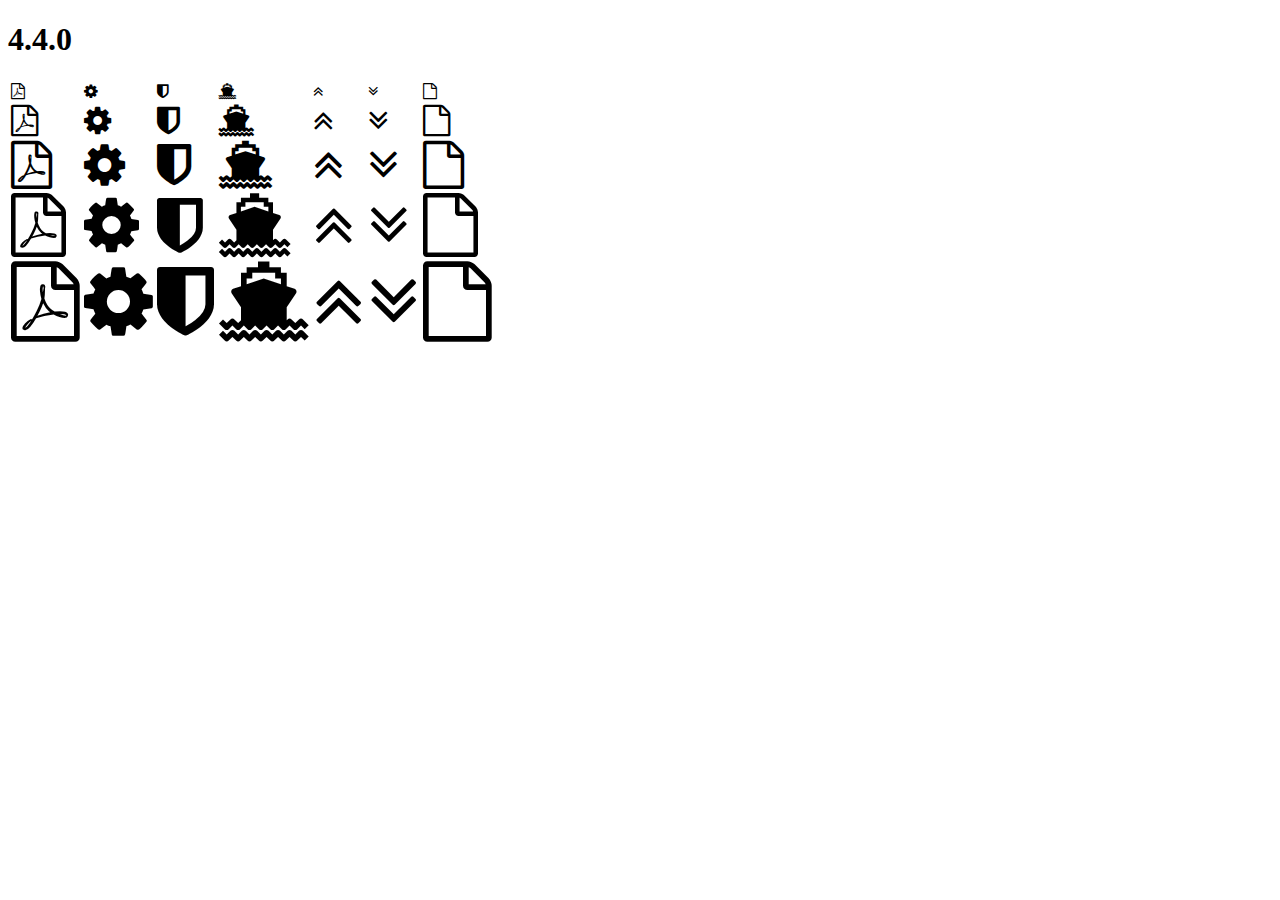
<file: fonts/4.4.0/index.html>
<!DOCTYPE html>
<html>
  <head>
    <link rel="stylesheet" href="https://maxcdn.bootstrapcdn.com/font-awesome/4.4.0/css/font-awesome.css" />
  </head>

  <body>
    <h1>4.4.0</h1>
    <table>
      <tr>
        <td><i class="fa fa-1x fa-file-pdf-o"></i></td>
        <td><i class="fa fa-1x fa-cog"></i></td>
        <td><i class="fa fa-1x fa-shield"></i></td>
        <td><i class="fa fa-1x fa-ship"></i></td>
        <td><i class="fa fa-1x fa-angle-double-up"></i></td>
        <td><i class="fa fa-1x fa-angle-double-down"></i></td>
        <td><i class="fa fa-1x fa-file-o"></i></td>
      </tr>
      <tr>
        <td><i class="fa fa-2x fa-file-pdf-o"></i></td>
        <td><i class="fa fa-2x fa-cog"></i></td>
        <td><i class="fa fa-2x fa-shield"></i></td>
        <td><i class="fa fa-2x fa-ship"></i></td>
        <td><i class="fa fa-2x fa-angle-double-up"></i></td>
        <td><i class="fa fa-2x fa-angle-double-down"></i></td>
        <td><i class="fa fa-2x fa-file-o"></i></td>
      </tr>
      <tr>
        <td><i class="fa fa-3x fa-file-pdf-o"></i></td>
        <td><i class="fa fa-3x fa-cog"></i></td>
        <td><i class="fa fa-3x fa-shield"></i></td>
        <td><i class="fa fa-3x fa-ship"></i></td>
        <td><i class="fa fa-3x fa-angle-double-up"></i></td>
        <td><i class="fa fa-3x fa-angle-double-down"></i></td>
        <td><i class="fa fa-3x fa-file-o"></i></td>
      </tr>
      <tr>
        <td><i class="fa fa-4x fa-file-pdf-o"></i></td>
        <td><i class="fa fa-4x fa-cog"></i></td>
        <td><i class="fa fa-4x fa-shield"></i></td>
        <td><i class="fa fa-4x fa-ship"></i></td>
        <td><i class="fa fa-4x fa-angle-double-up"></i></td>
        <td><i class="fa fa-4x fa-angle-double-down"></i></td>
        <td><i class="fa fa-4x fa-file-o"></i></td>
      </tr>
      <tr>
        <td><i class="fa fa-5x fa-file-pdf-o"></i></td>
        <td><i class="fa fa-5x fa-cog"></i></td>
        <td><i class="fa fa-5x fa-shield"></i></td>
        <td><i class="fa fa-5x fa-ship"></i></td>
        <td><i class="fa fa-5x fa-angle-double-up"></i></td>
        <td><i class="fa fa-5x fa-angle-double-down"></i></td>
        <td><i class="fa fa-5x fa-file-o"></i></td>
      </tr>
    </table>
  </body>

</html>
</file>
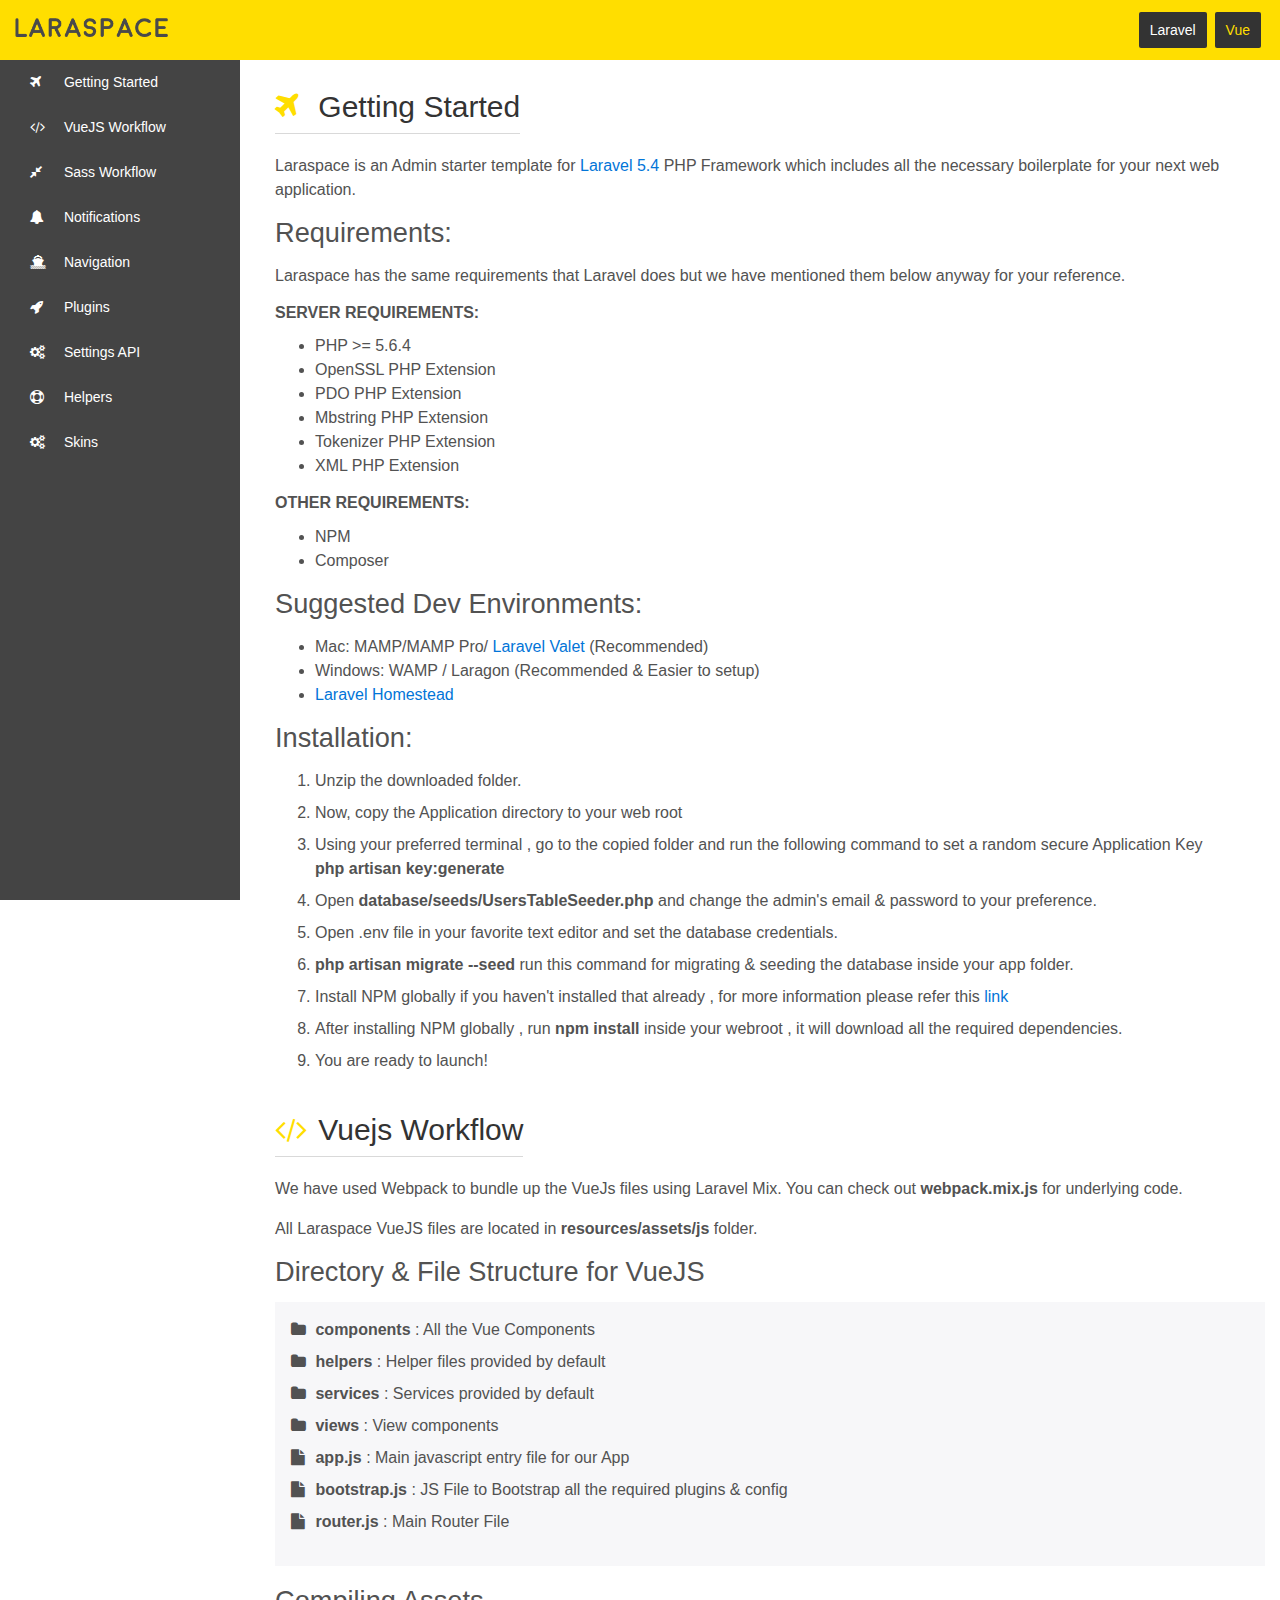
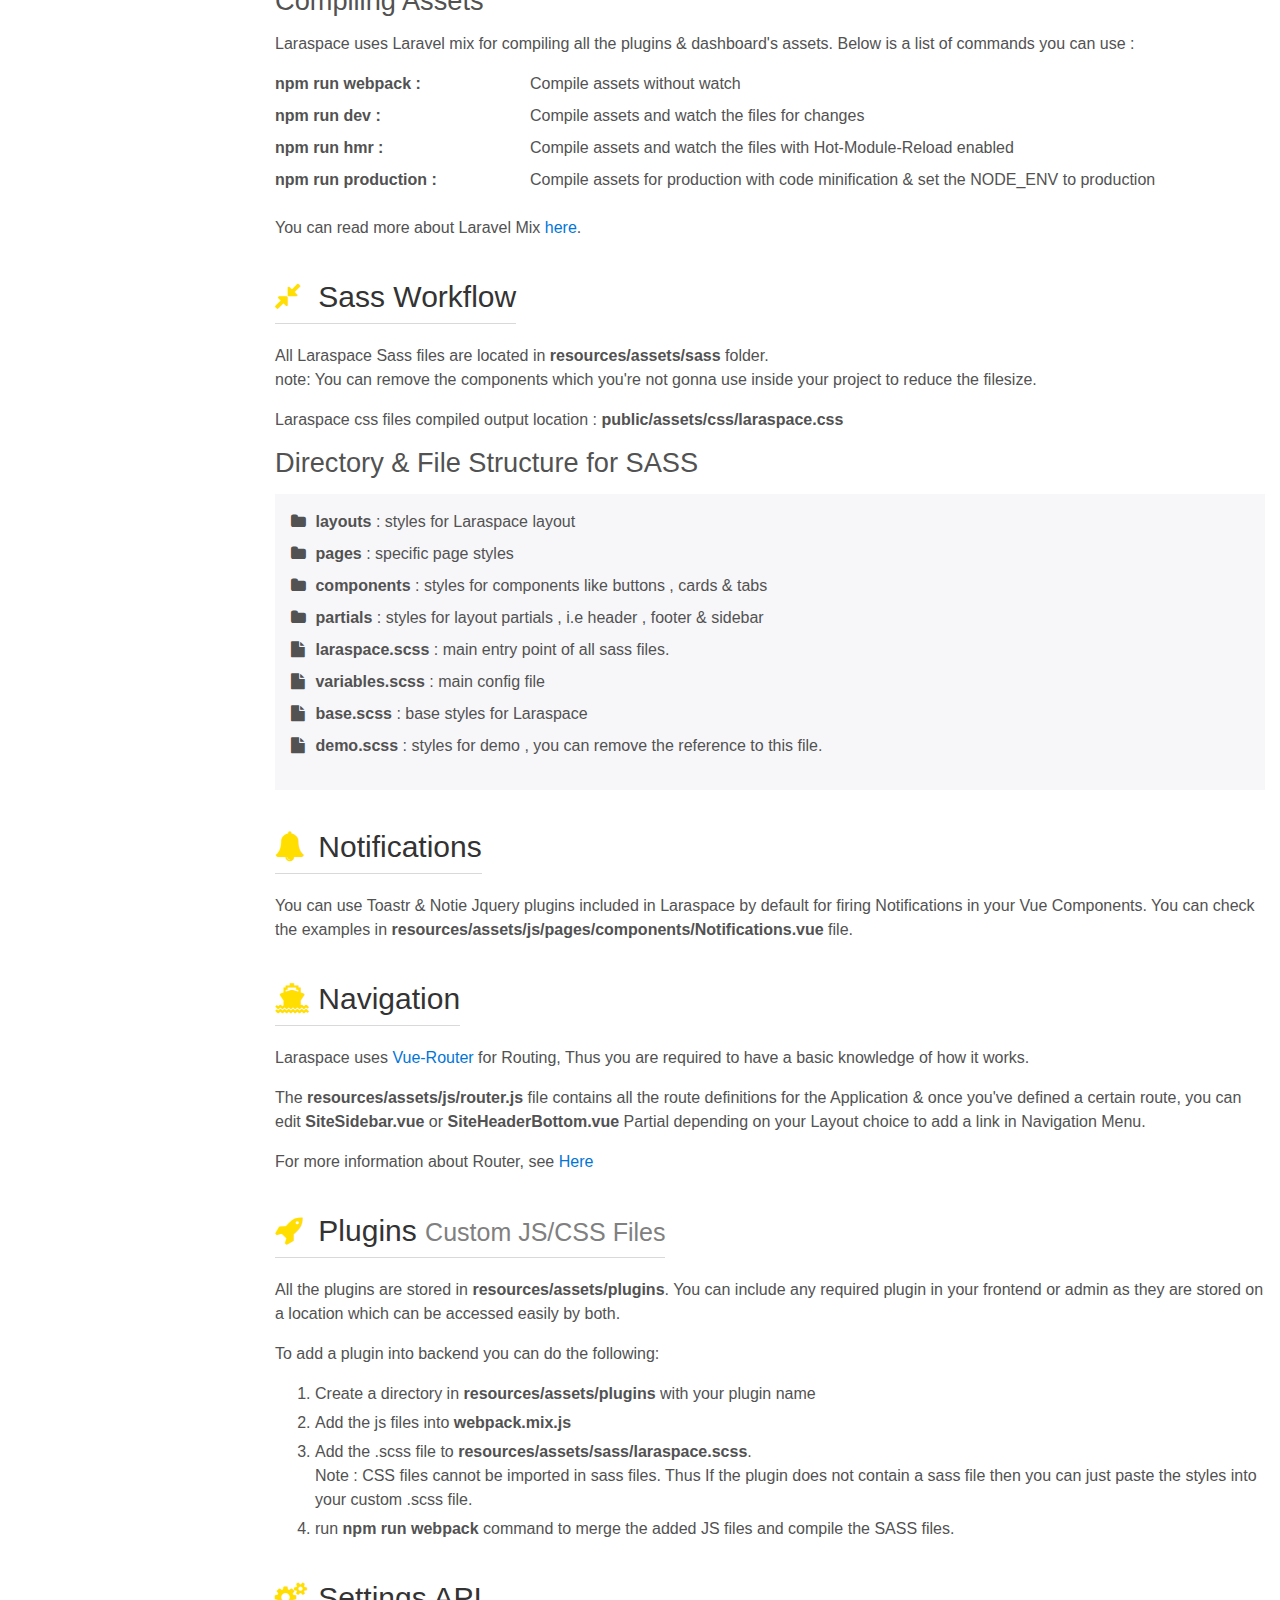
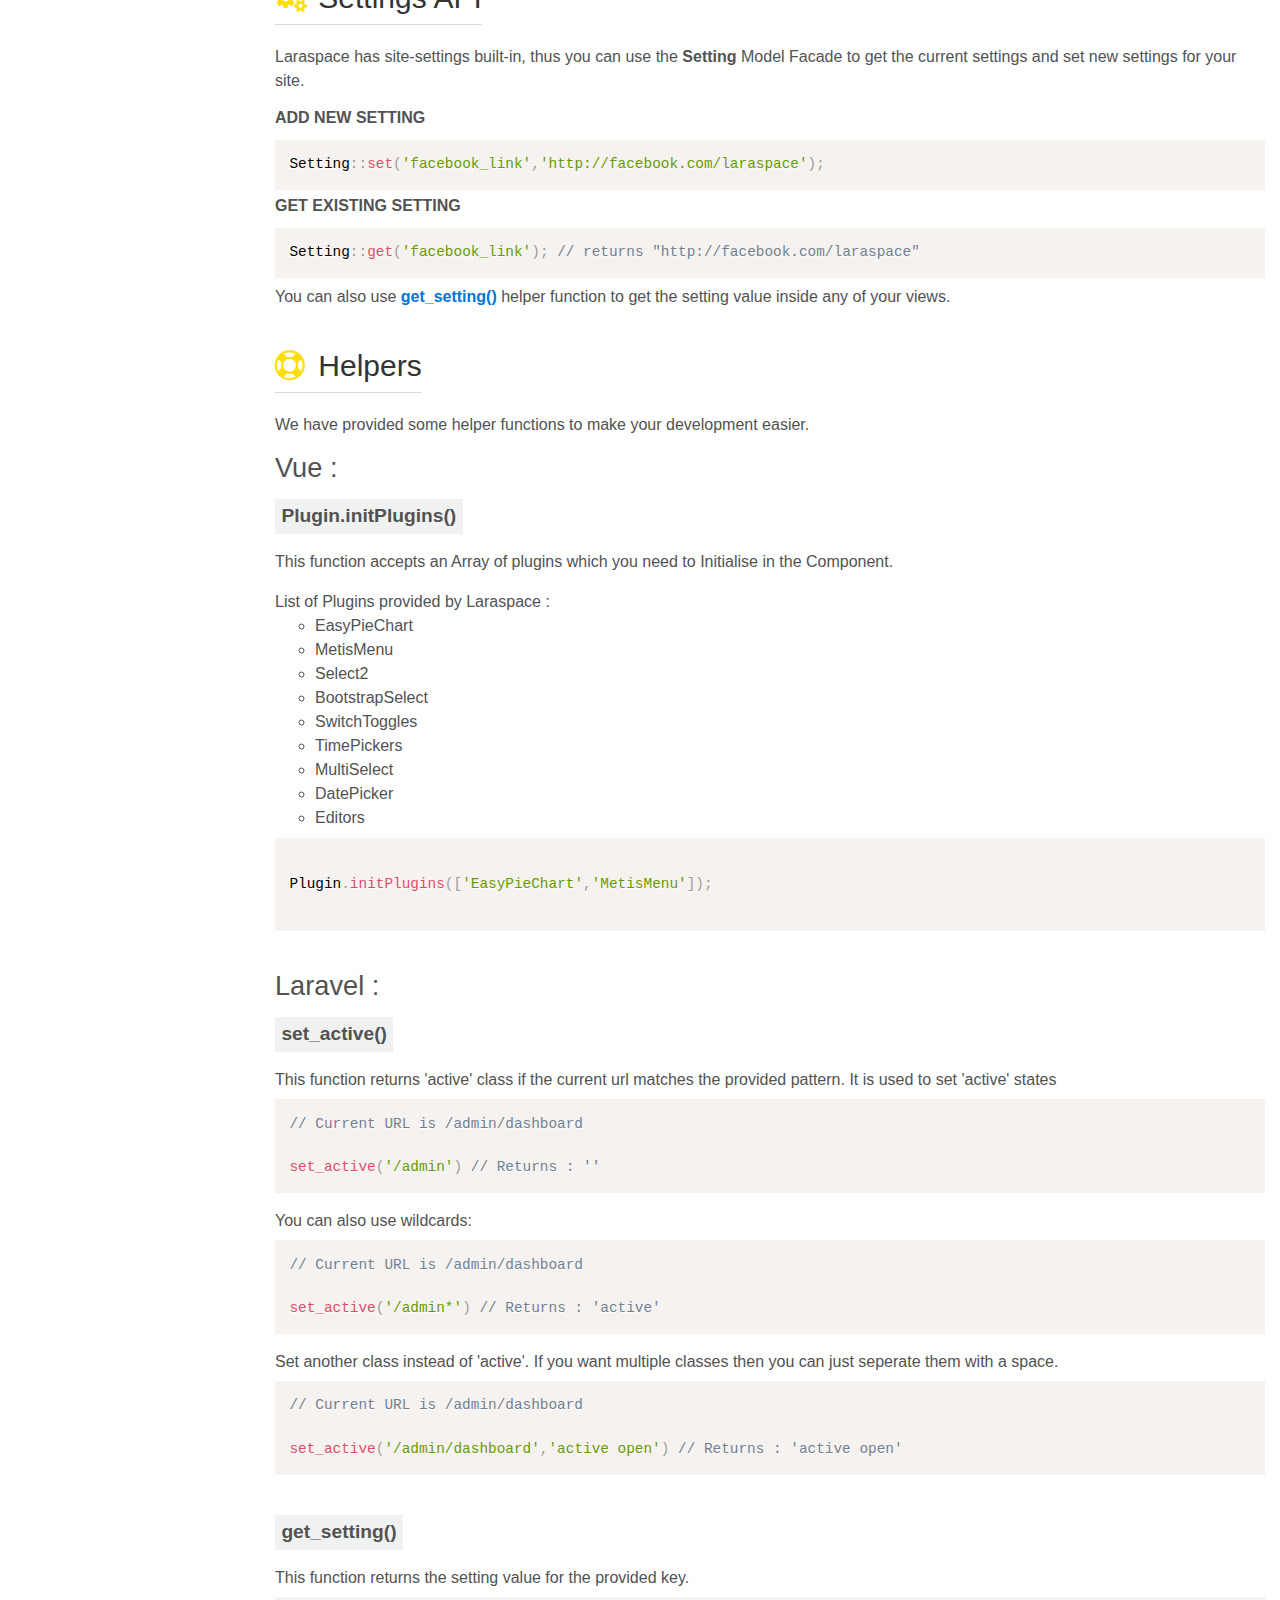
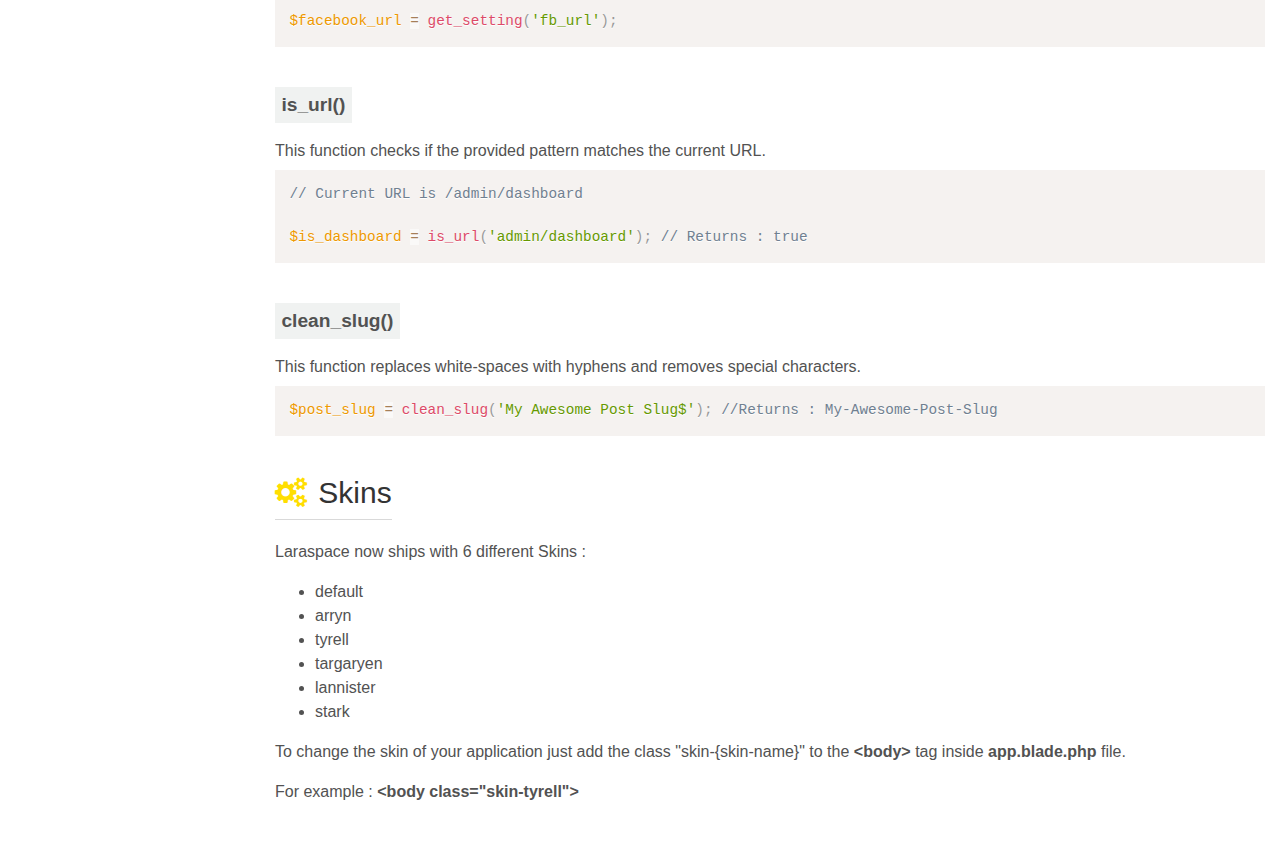
<file: vue.html>
<!DOCTYPE html>
<html>
<head>
    <title>Laraspace - Vue - Documentation</title>
    <link href="css/bootstrap.css" rel="stylesheet" type="text/css">
    <link href="css/fontawesome.css" rel="stylesheet" type="text/css">
    <link href="css/prism.css" rel="stylesheet" type="text/css">
    <link href="css/style.css" rel="stylesheet" type="text/css">
    <meta name="viewport" content="width=device-width,initial-scale=1">
</head>
<body class="sidebar-default">
<header class="site-header">
    <a href="#" class="nav-toggle">
        <div class="hamburger hamburger--htla">
            <span>toggle menu</span>
        </div>
    </a>
    <a href="#" class="brand-main"><img src="img/logo.png" alt="Laraspace Logo"></a>
    <ul class="action-list">
        <li><a href="index.html">Laravel</a></li>
        <li class="active"><a href="vue.html">Vue</a></li>
    </ul>
</header>
<div class="sidebar-left" id="main">
    <ul class="side-nav">
        <li><a href="#getting-started"><i class="fa fa-plane"></i> Getting Started</a></li>
        <li><a href="#vuejs-workflow"><i class="fa fa-code"></i> VueJS Workflow</a></li>
        <li><a href="#sass-workflow"><i class="fa fa-compress"></i> Sass Workflow</a></li>
        <li><a href="#notifications"><i class="fa fa-bell"></i> Notifications</a></li>
        <li><a href="#navigation"><i class="fa fa-ship"></i> Navigation</a></li>
        <li><a href="#plugins"><i class="fa fa-rocket"></i> Plugins</a></li>
        <li><a href="#settings-api"><i class="fa fa-cogs"></i> Settings API</a></li>
        <li><a href="#helpers"><i class="fa fa-life-ring"></i> Helpers</a></li>
        <li><a href="#skins"><i class="fa fa-cogs"> </i> Skins</a></li>
    </ul>
</div>
<div class="mobile-menu-overlay"></div>
<div class="main-content">
    <section id="getting-started">
        <h3><i class="fa fa-plane"></i> Getting Started</h3>
        <p>Laraspace is an Admin starter template for <a href="http://laravel.com">Laravel 5.4</a> PHP Framework which
            includes all the necessary boilerplate for your next web application.</p>
        <h5>Requirements:</h5>
        <p>Laraspace has the same requirements that Laravel does but we have mentioned them below anyway for your
            reference.</p>
        <h6>Server Requirements:</h6>
        <ul>
            <li>PHP >= 5.6.4</li>
            <li>OpenSSL PHP Extension</li>
            <li>PDO PHP Extension</li>
            <li>Mbstring PHP Extension</li>
            <li>Tokenizer PHP Extension</li>
            <li>XML PHP Extension</li>
        </ul>
        <h6>Other Requirements:</h6>
        <ul>
            <li>NPM</li>
            <li>Composer</li>
        </ul>
        <h5>Suggested Dev Environments:</h5>
        <ul>
            <li>Mac: MAMP/MAMP Pro/ <a href="https://laravel.com/docs/5.4/valet">Laravel Valet</a> (Recommended)</li>
            <li>Windows: WAMP / Laragon (Recommended & Easier to setup)</li>
            <li><a href="https://laravel.com/docs/5.4/homestead">Laravel Homestead</a></li>
        </ul>
        <h5>Installation:</h5>
        <ol class="step-list">
            <li>Unzip the downloaded folder.</li>
            <li>Now, copy the Application directory to your web root</li>
            <li>Using your preferred terminal , go to the copied folder and run the following command to set a random
                secure Application Key <span class="highlight">php artisan key:generate</span></li>
            <li>Open <span class="highlight">database/seeds/UsersTableSeeder.php</span> and change the admin's email & password to your preference.</li>
            <li>Open .env file in your favorite text editor and set the database credentials.</li>
            <li><span class="highlight">php artisan migrate --seed</span> run this command for migrating & seeding the database inside your app folder.
            </li>
            <li>Install NPM globally if you haven't installed that already , for more information please refer this <a
                    href="https://docs.npmjs.com/getting-started/installing-node">link</a></li>
            <li>After installing NPM globally , run <span class="highlight">npm install</span> inside your webroot , it
                will download all the required dependencies.
            </li>
            <li>You are ready to launch!</li>
        </ol>
    </section>
    <section id="vuejs-workflow">
        <h3><i class="fa fa-code"></i> Vuejs Workflow</h3>
        <p>We have used Webpack to bundle up the VueJs files using Laravel Mix. You can check out <span
                class="highlight">webpack.mix.js</span> for underlying code.</p>
        <p>All Laraspace VueJS files are located in <span class="highlight"> resources/assets/js </span> folder.</p>
        <h5>Directory & File Structure for VueJS</h5>
        <div class="help-block">
            <ul class="directory-list">
            	<li><i class="fa fa-folder"></i> <span>components</span> : All the Vue Components </li>
                <li><i class="fa fa-folder"></i> <span>helpers</span> : Helper files provided by default</li>
                <li><i class="fa fa-folder"></i> <span>services</span> : Services provided by default</li>
                <li><i class="fa fa-folder"></i> <span>views</span> :  View components </li>
                <li><i class="fa fa-file"></i> <span>app.js</span> : Main javascript entry file for our App</li>
                <li><i class="fa fa-file"></i> <span>bootstrap.js</span> :  JS File to Bootstrap all the required plugins & config</li>
                <li><i class="fa fa-file"></i> <span>router.js</span> : Main Router File<li>
            </ul>
        </div>
        <h5>Compiling Assets</h5>
        <p>Laraspace uses Laravel mix for compiling all the plugins & dashboard's assets. Below is a list of commands you can use :</p>

        <dl class="row">
            <dt class="col-sm-3">npm run webpack :</dt>
            <dd class="col-sm-9"> Compile assets without watch</dd>

            <dt class="col-sm-3">npm run dev :</dt>
            <dd class="col-sm-9">Compile assets and watch the files for changes</dd>

            <dt class="col-sm-3">npm run hmr :</dt>
            <dd class="col-sm-9">Compile assets and watch the files with Hot-Module-Reload enabled</dd>

            <dt class="col-sm-3">npm run production :</dt>
            <dd class="col-sm-9">Compile assets for production with code minification & set the NODE_ENV to production</dd>
        </dl>
        <p>You can read more about Laravel Mix <a href="https://laravel.com/docs/5.4/mix">here</a>.</p>
    </section>
    <section id="sass-workflow">
        <h3><i class="fa fa-compress"></i> Sass Workflow</h3>
        <p>All Laraspace Sass files are located in <span class="highlight"> resources/assets/sass </span>
            folder. <br> note: You can remove the components which you're not gonna use inside your project to reduce
            the filesize.</p>
        <p>Laraspace css files compiled output location : <span class="highlight">public/assets/css/laraspace.css</span>
        </p>
        <h5>Directory & File Structure for SASS</h5>
        <div class="help-block">
            <ul class="directory-list">
                <li><i class="fa fa-folder"></i> <span>layouts</span> : styles for Laraspace layout
                </li>
                <li><i class="fa fa-folder"></i> <span>pages</span> : specific page styles
                </li>
                <li><i class="fa fa-folder"></i> <span>components</span> : styles for components like buttons , cards &
                    tabs
                </li>
                <li><i class="fa fa-folder"></i> <span>partials</span> : styles for layout partials , i.e header ,
                    footer & sidebar
                </li>
                <li><i class="fa fa-file"></i> <span>laraspace.scss</span> : main entry point of all sass files.</li>
                <li><i class="fa fa-file"></i> <span>variables.scss</span> : main config file</li>
                <li><i class="fa fa-file"></i> <span>base.scss</span> : base styles for Laraspace</li>
                <li><i class="fa fa-file"></i> <span>demo.scss</span> : styles for demo , you can remove the reference
                    to this file.
                </li>
            </ul>
        </div>
    </section>
    <section id="notifications">
        <h3><i class="fa fa-bell"></i> Notifications</h3>
        <p>You can use Toastr & Notie Jquery plugins included in Laraspace by default for firing Notifications in your Vue Components.  You can check the examples in <span class="highlight">resources/assets/js/pages/components/Notifications.vue</span> file.</p>
    </section>
    <section id="navigation">
        <h3><i class="fa fa-ship"></i> Navigation</h3>
        <p>Laraspace uses <a href="https://github.com/vuejs/vue-router">Vue-Router</a> for Routing, Thus you are required to have a basic knowledge of how it works.</p>
        	<p>The <span class="highlight">resources/assets/js/router.js</span> file contains all the route definitions for the Application & once you've defined a certain route, you can edit <span class="highlight">SiteSidebar.vue</span> or
            <span class="highlight">SiteHeaderBottom.vue</span> Partial depending on your Layout choice to add a link in Navigation Menu.</p>
        <p>
            For more information about Router, see <a href="http://router.vuejs.org/">Here</a>
        </p>
    </section>
    <section id="plugins">
        <h3><i class="fa fa-rocket"></i> Plugins
            <small>Custom JS/CSS Files</small>
        </h3>
        <p>All the plugins are stored in <span class="highlight">resources/assets/plugins</span>. You can include any
            required plugin in your frontend or admin as they are stored on a location which can be accessed easily by
            both.</p>
        <p>To add a plugin into backend you can do the following:</p>
        <ol>
            <li>Create a directory in <span class="highlight">resources/assets/plugins</span> with your plugin name
            </li>
            <li>Add the js files into <span class="highlight">webpack.mix.js</span></li>
            <li>Add the .scss file to <span class="highlight">resources/assets/sass/laraspace.scss</span>. <br>Note :
                CSS files cannot be imported in sass files. Thus If the plugin does not contain a sass file then you can
                just paste the styles into your custom .scss file.
            </li>
            <li>run <span class="highlight">npm run webpack</span> command to merge the added JS files and compile the SASS files.
            </li>
        </ol>
    </section>
    <section id="settings-api">
        <h3><i class="fa fa-cogs"></i> Settings API</h3>
        <p>Laraspace has site-settings built-in, thus you can use the <span class="highlight">Setting</span> Model
            Facade to get the current settings and set new settings for your site.</p>
        <h6>Add new Setting</h6>
          <pre><code class="language-php">Setting::set('facebook_link','http://facebook.com/laraspace');</code></pre>
        <h6>Get existing Setting</h6>
          <pre><code class="language-php">Setting::get('facebook_link'); // returns "http://facebook.com/laraspace"</code></pre>
        <p>You can also use <a href="#helpers"><span class="highlight">get_setting()</span></a> helper function to get
            the setting value inside any of your views.</p>
    </section>
    <section id="helpers">
        <h3><i class="fa fa-life-ring"></i> Helpers</h3>
        <p>We have provided some helper functions to make your development easier.</p>
        <h5>Vue : </h5>
        <ul class="function-list">
            <li>
                <span class="function-name">Plugin.initPlugins()</span>
                <p>This function accepts an Array of plugins which you need to Initialise in the Component.</p>

                <p>List of Plugins provided by Laraspace : </p>
                <ul>
                    <li>EasyPieChart</li>
                    <li>MetisMenu</li>
                    <li>Select2</li>
                    <li>BootstrapSelect</li>
                    <li>SwitchToggles</li>
                    <li>TimePickers</li>
                    <li>MultiSelect</li>
                    <li>DatePicker</li>
                    <li>Editors</li>
                </ul>

                <pre><code class="language-js">
Plugin.initPlugins(['EasyPieChart','MetisMenu']);
                </code></pre>
            </li>
        </ul>
        <h5>Laravel : </h5>
        <ul class="function-list">
            <li>
                <span class="function-name">set_active()</span>
                <p>This function returns 'active' class if the current url matches the provided pattern. It is used to
                    set 'active' states</p>
              <pre><code class="language-php">// Current URL is /admin/dashboard

set_active('/admin') // Returns : ''</code></pre>
                <p>You can also use wildcards:</p>
              <pre><code class="language-php">// Current URL is /admin/dashboard

set_active('/admin*') // Returns : 'active'</code></pre>
                <p>Set another class instead of 'active'. If you want multiple classes then you can just seperate them
                    with a space.</p>
              <pre><code class="language-php">// Current URL is /admin/dashboard

set_active('/admin/dashboard','active open') // Returns : 'active open'</code></pre>
            </li>
            <li>
                <span class="function-name">get_setting()</span>
                <p>This function returns the setting value for the provided key.</p>
              <pre><code class="language-php">$facebook_url = get_setting('fb_url');</code></pre>
            </li>
            <li>
                <span class="function-name">is_url()</span>
                <p>This function checks if the provided pattern matches the current URL.</p>
              <pre><code class="language-php">// Current URL is /admin/dashboard

$is_dashboard = is_url('admin/dashboard'); // Returns : true</code></pre>
            </li>
            <li>
                <span class="function-name">clean_slug()</span>
                <p>This function replaces white-spaces with hyphens and removes special characters.</p>
              <pre><code class="language-php">$post_slug = clean_slug('My Awesome Post Slug$'); //Returns : My-Awesome-Post-Slug</code></pre>
            </li>
        </ul>
    </section>
    <section id="skins">
        <h3><i class="fa fa-cogs"></i> Skins</h3>
        <p>Laraspace now ships with 6 different Skins : </p>
        <ul>
            <li>default</li>
            <li>arryn</li>
            <li>tyrell</li>
            <li>targaryen</li>
            <li>lannister</li>
            <li>stark</li>
        </ul>
        <p>To change the skin of your application just add the class "skin-{skin-name}" to the <span class="highlight">&lt;body&gt;</span> tag inside <span class="highlight">app.blade.php</span> file.</p>
        <p>For example : <span class="highlight">&lt;body class="skin-tyrell"&gt;</span></p>
    </section>
</div>
<script src="js/jquery.js"></script>
<script src="js/tether.js"></script>
<script src="js/bootstrap.js"></script>
<script src="js/smoothscroll.js"></script>
<script src="js/clipboard.min.js"></script>
<script src="js/main.js"></script>
<script src="js/prism.js"></script>
</body>
</html>
</file>
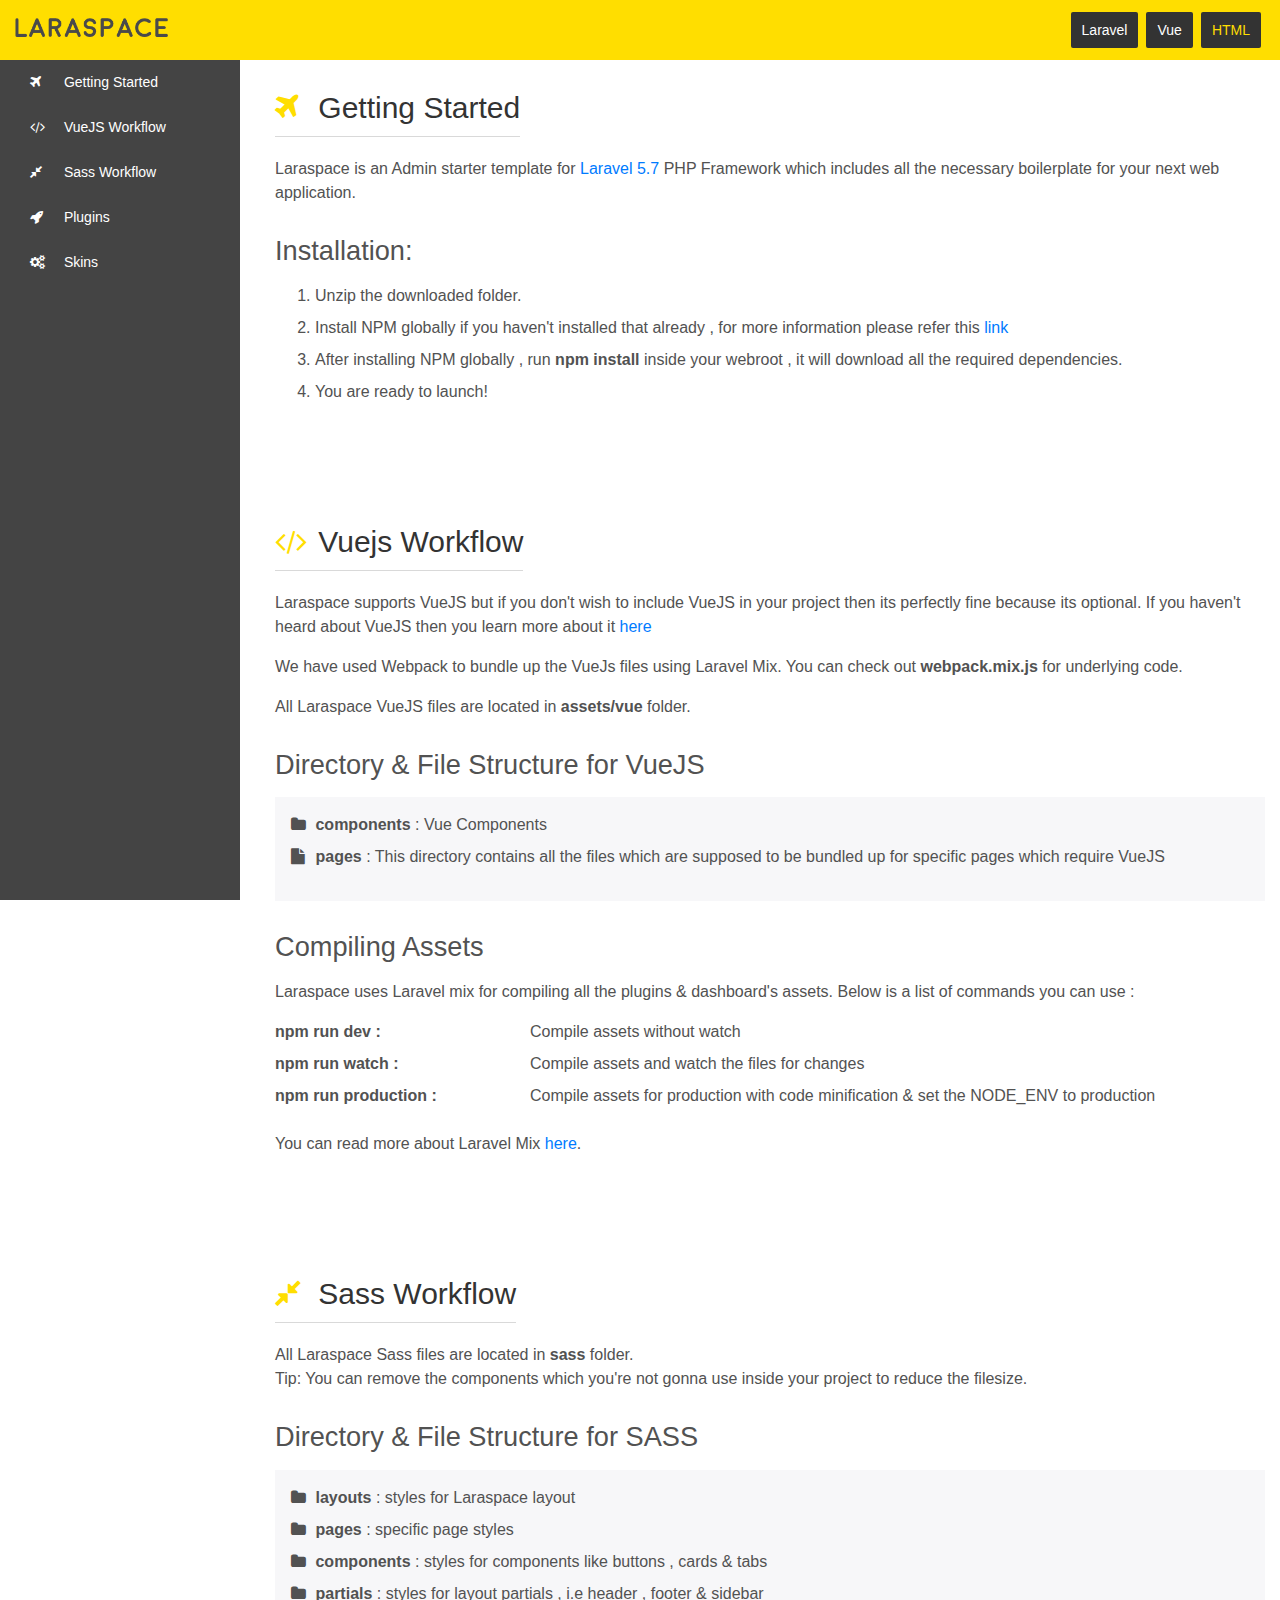
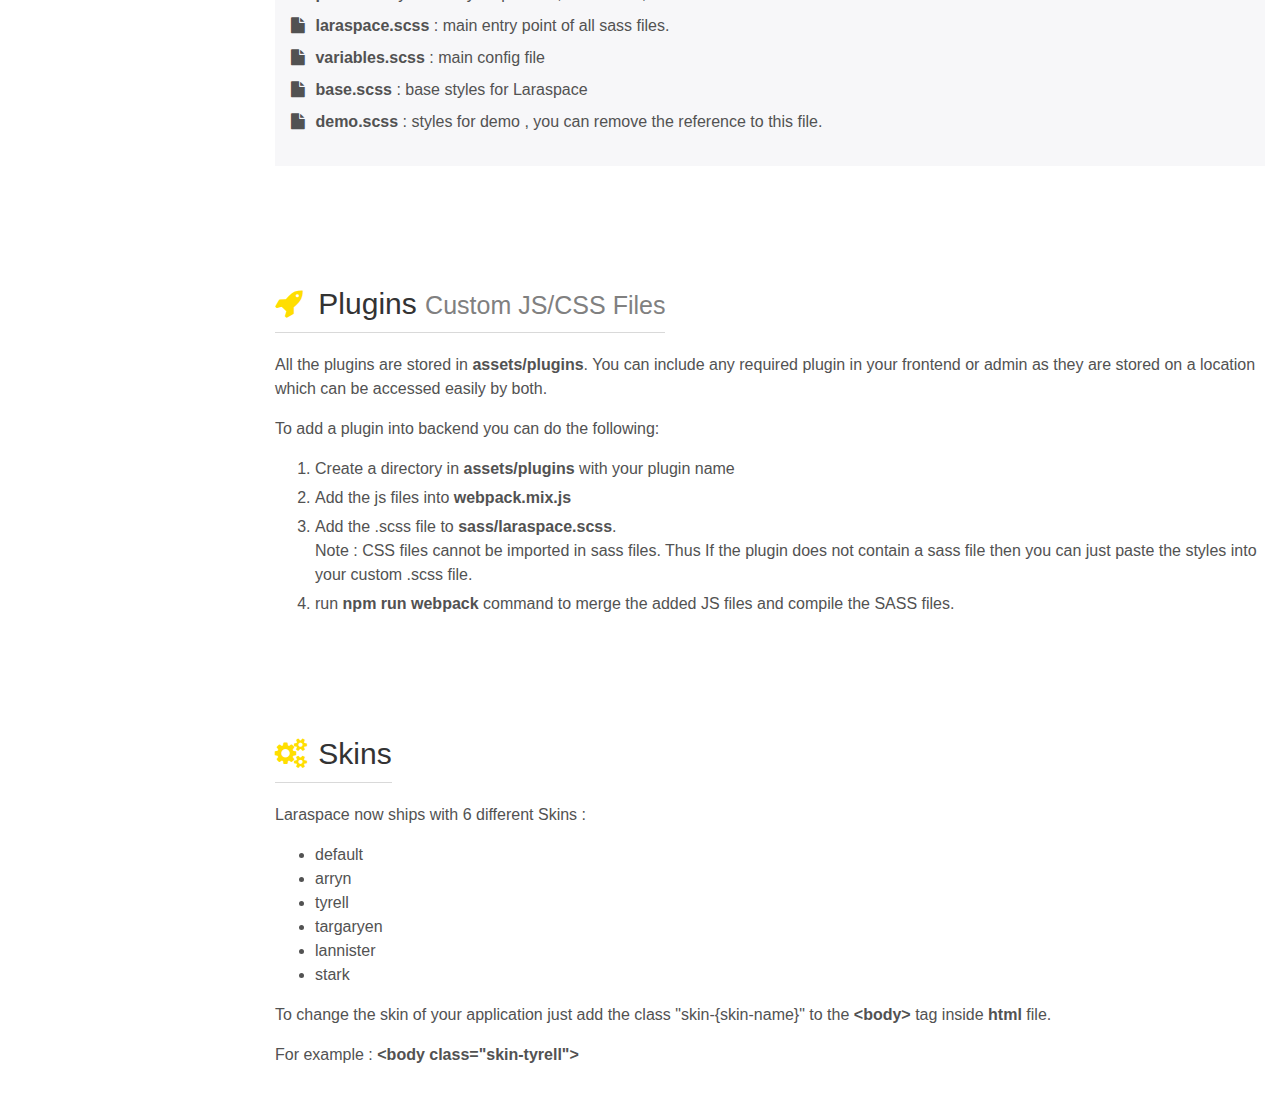
<file: public/html.html>
<!DOCTYPE html>
<html>

<head>
    <title>Laraspace - HTML - Documentation</title>
    <link href="css/bootstrap.css" rel="stylesheet" type="text/css">
    <link href="css/fontawesome.css" rel="stylesheet" type="text/css">
    <link href="css/prism.css" rel="stylesheet" type="text/css">
    <link href="css/style.css" rel="stylesheet" type="text/css">
    <meta name="viewport" content="width=device-width,initial-scale=1">
</head>

<body class="sidebar-default">
    <header class="site-header">
        <a href="#" class="nav-toggle">
            <div class="hamburger hamburger--arrowturn">
                <div class="hamburger-box">
                    <div class="hamburger-inner"></div>
                </div>
            </div>
        </a>
        <a href="#" class="brand-main">
            <img src="img/logo.png" alt="Laraspace Logo">
        </a>
        <ul class="action-list">
            <li>
                <a href="index.html">Laravel</a>
            </li>
            <li>
                <a href="vue.html">Vue</a>
            </li>
            <li class="active">
                <a href="html.html">HTML</a>
            </li>
        </ul>
    </header>
    <div class="sidebar-left" id="main">
        <ul class="side-nav">
            <li>
                <a href="#getting-started">
                    <i class="fa fa-plane"></i> Getting Started</a>
            </li>
            <li>
                <a href="#vuejs-workflow">
                    <i class="fa fa-code"></i> VueJS Workflow</a>
            </li>
            <li>
                <a href="#sass-workflow">
                    <i class="fa fa-compress"></i> Sass Workflow</a>
            </li>
            <li>
                <a href="#plugins">
                    <i class="fa fa-rocket"></i> Plugins</a>
            </li>
            <li>
                <a href="#skins">
                    <i class="fa fa-cogs"> </i> Skins</a>
            </li>
        </ul>
    </div>
    <div class="mobile-menu-overlay"></div>
    <div class="main-content">
        <section id="getting-started">
            <h3 class="no-mt">
                <i class="fa fa-plane"></i> Getting Started</h3>
            <p>Laraspace is an Admin starter template for
                <a href="http://laravel.com">Laravel 5.7</a> PHP Framework which includes all the necessary boilerplate for your next web application.</p>
            <h5>Installation:</h5>
            <ol class="step-list">
                <li>Unzip the downloaded folder.</li>
                <li>Install NPM globally if you haven't installed that already , for more information please refer this
                    <a href="https://docs.npmjs.com/getting-started/installing-node">link</a>
                </li>
                <li>After installing NPM globally , run
                    <span class="highlight">npm install</span> inside your webroot , it will download all the required dependencies.
                </li>
                <li>You are ready to launch!</li>
            </ol>
        </section>
        <section id="vuejs-workflow">
            <h3>
                <i class="fa fa-code"></i> Vuejs Workflow</h3>
            <p>Laraspace supports VueJS but if you don't wish to include VueJS in your project then its perfectly fine because
                its optional. If you haven't heard about VueJS then you learn more about it
                <a href="http://vuejs.org">here</a>
            </p>
            <p>We have used Webpack to bundle up the VueJs files using Laravel Mix. You can check out
                <span class="highlight">webpack.mix.js</span> for underlying code.</p>
            <p>All Laraspace VueJS files are located in
                <span class="highlight"> assets/vue </span> folder.</p>
            <h5>Directory & File Structure for VueJS</h5>
            <div class="form-text">
                <ul class="directory-list">
                    <li>
                        <i class="fa fa-folder"></i>
                        <span>components</span> : Vue Components</li>
                    <li>
                        <i class="fa fa-file"></i>
                        <span>pages</span> : This directory contains all the files which are supposed to be bundled up for specific
                        pages which require VueJS
                    </li>
                </ul>
            </div>
            <h5>Compiling Assets</h5>
            <p>Laraspace uses Laravel mix for compiling all the plugins & dashboard's assets. Below is a list of commands you
                can use :</p>
            <dl class="row">
                <dt class="col-sm-3">npm run dev :</dt>
                <dd class="col-sm-9"> Compile assets without watch</dd>

                <dt class="col-sm-3">npm run watch :</dt>
                <dd class="col-sm-9">Compile assets and watch the files for changes</dd>

                <dt class="col-sm-3">npm run production :</dt>
                <dd class="col-sm-9">Compile assets for production with code minification & set the NODE_ENV to production</dd>
            </dl>
            <p>You can read more about Laravel Mix
                <a href="https://laravel.com/docs/5.6/mix">here</a>.</p>
        </section>
        <section id="sass-workflow">
            <h3>
                <i class="fa fa-compress"></i> Sass Workflow</h3>
            <p>All Laraspace Sass files are located in
                <span class="highlight"> sass </span>
                folder.
                <br> Tip: You can remove the components which you're not gonna use inside your project to reduce the filesize.</p>
            </p>
            <h5>Directory & File Structure for SASS</h5>
            <div class="form-text">
                <ul class="directory-list">
                    <li>
                        <i class="fa fa-folder"></i>
                        <span>layouts</span> : styles for Laraspace layout
                    </li>
                    <li>
                        <i class="fa fa-folder"></i>
                        <span>pages</span> : specific page styles
                    </li>
                    <li>
                        <i class="fa fa-folder"></i>
                        <span>components</span> : styles for components like buttons , cards & tabs
                    </li>
                    <li>
                        <i class="fa fa-folder"></i>
                        <span>partials</span> : styles for layout partials , i.e header , footer & sidebar
                    </li>
                    <li>
                        <i class="fa fa-file"></i>
                        <span>laraspace.scss</span> : main entry point of all sass files.</li>
                    <li>
                        <i class="fa fa-file"></i>
                        <span>variables.scss</span> : main config file</li>
                    <li>
                        <i class="fa fa-file"></i>
                        <span>base.scss</span> : base styles for Laraspace</li>
                    <li>
                        <i class="fa fa-file"></i>
                        <span>demo.scss</span> : styles for demo , you can remove the reference to this file.
                    </li>
                </ul>
            </div>
        </section>
        <section id="plugins">
            <h3>
                <i class="fa fa-rocket"></i> Plugins
                <small>Custom JS/CSS Files</small>
            </h3>
            <p>All the plugins are stored in
                <span class="highlight">assets/plugins</span>. You can include any required plugin in your frontend or admin as they are stored on
                a location which can be accessed easily by both.
            </p>
            <p>To add a plugin into backend you can do the following:</p>
            <ol>
                <li>Create a directory in
                    <span class="highlight">assets/plugins</span> with your plugin name
                </li>
                <li>Add the js files into
                    <span class="highlight">webpack.mix.js</span>
                </li>
                <li>Add the .scss file to
                    <span class="highlight">sass/laraspace.scss</span>.
                    <br>Note : CSS files cannot be imported in sass files. Thus If the plugin does not contain a sass file then
                    you can just paste the styles into your custom .scss file.
                </li>
                <li>run
                    <span class="highlight">npm run webpack</span> command to merge the added JS files and compile the SASS files.
                </li>
            </ol>
        </section>
        <section id="skins">
            <h3>
                <i class="fa fa-cogs"></i> Skins</h3>
            <p>Laraspace now ships with 6 different Skins : </p>
            <ul>
                <li>default</li>
                <li>arryn</li>
                <li>tyrell</li>
                <li>targaryen</li>
                <li>lannister</li>
                <li>stark</li>
            </ul>
            <p>To change the skin of your application just add the class "skin-{skin-name}" to the
                <span class="highlight">&lt;body&gt;</span> tag inside
                <span class="highlight">html</span> file.</p>
            <p>For example :
                <span class="highlight">&lt;body class="skin-tyrell"&gt;</span>
            </p>
        </section>
    </div>
    <script src="js/jquery.js"></script>
    <script src="js/tether.js"></script>
    <script src="js/bootstrap.js"></script>
    <script src="js/smoothscroll.js"></script>
    <script src="js/clipboard.min.js"></script>
    <script src="js/main.js"></script>
    <script src="js/prism.js"></script>
</body>

</html>
</file>
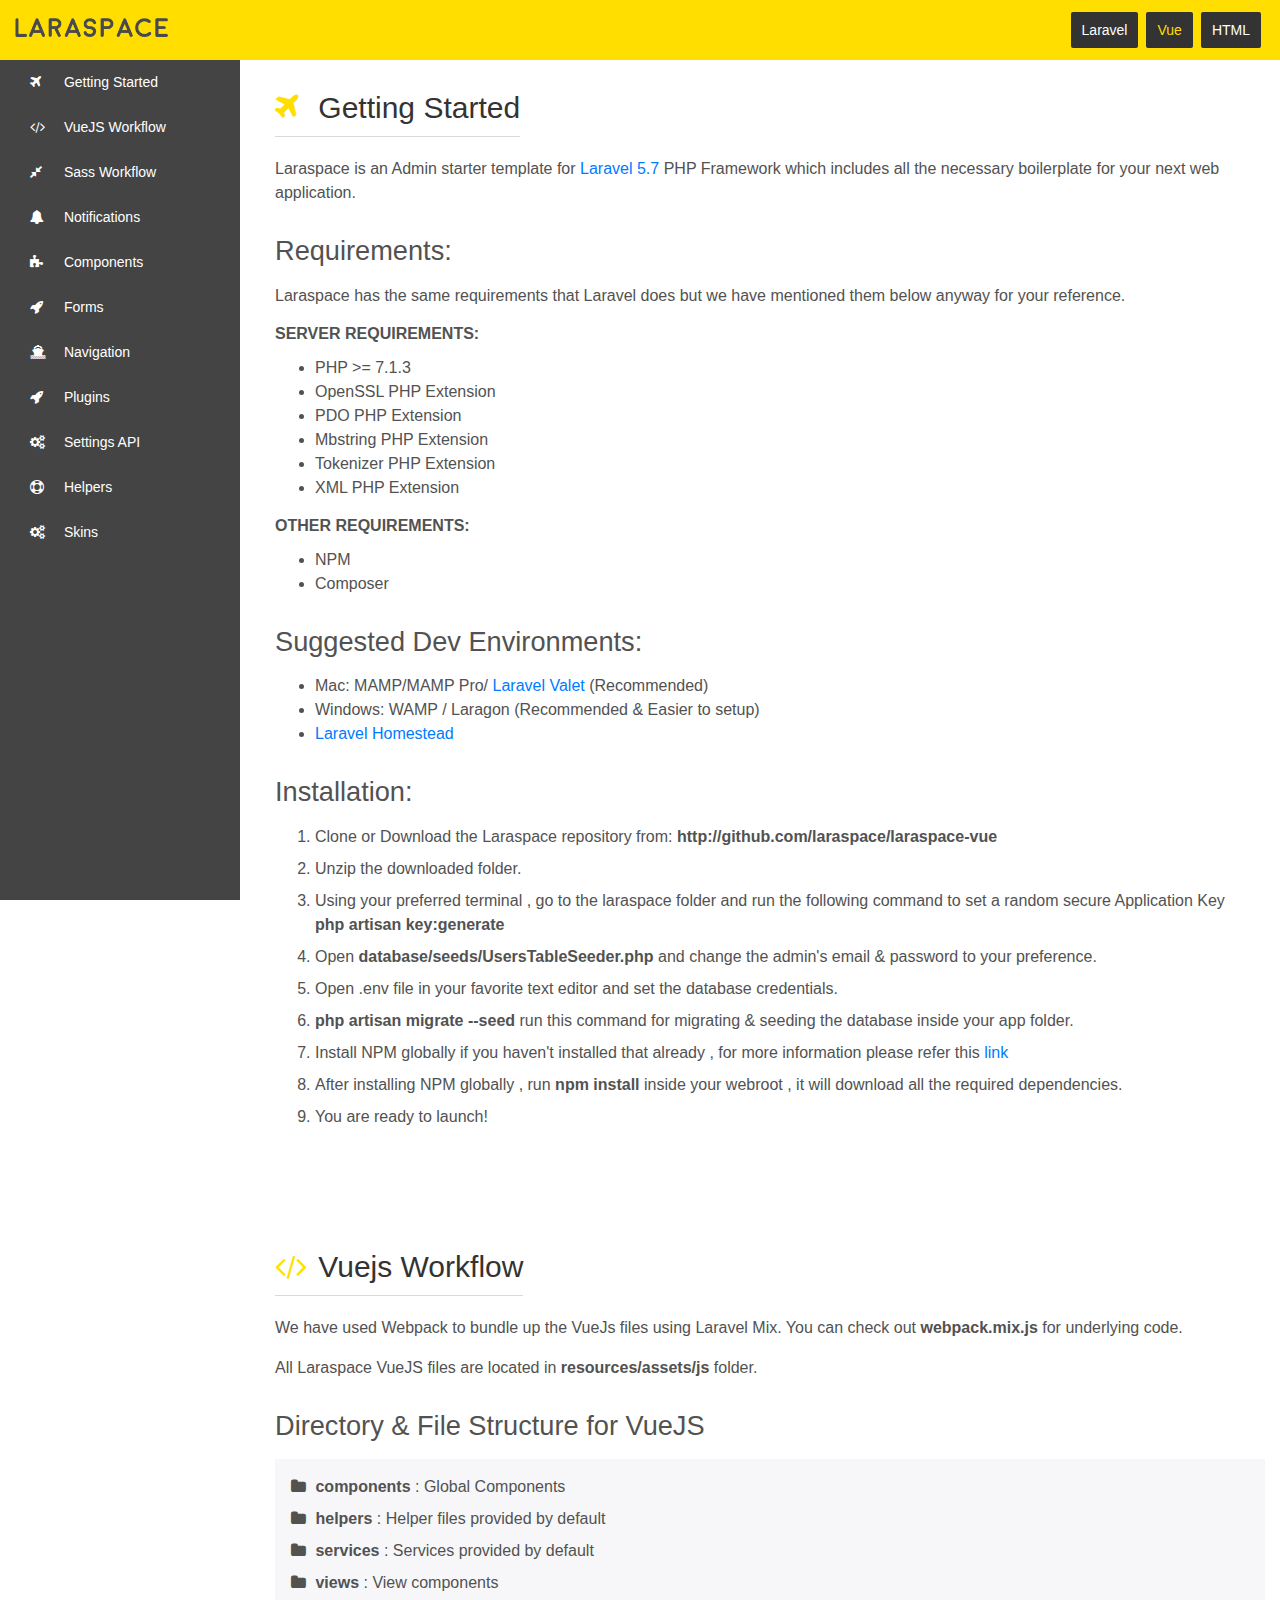
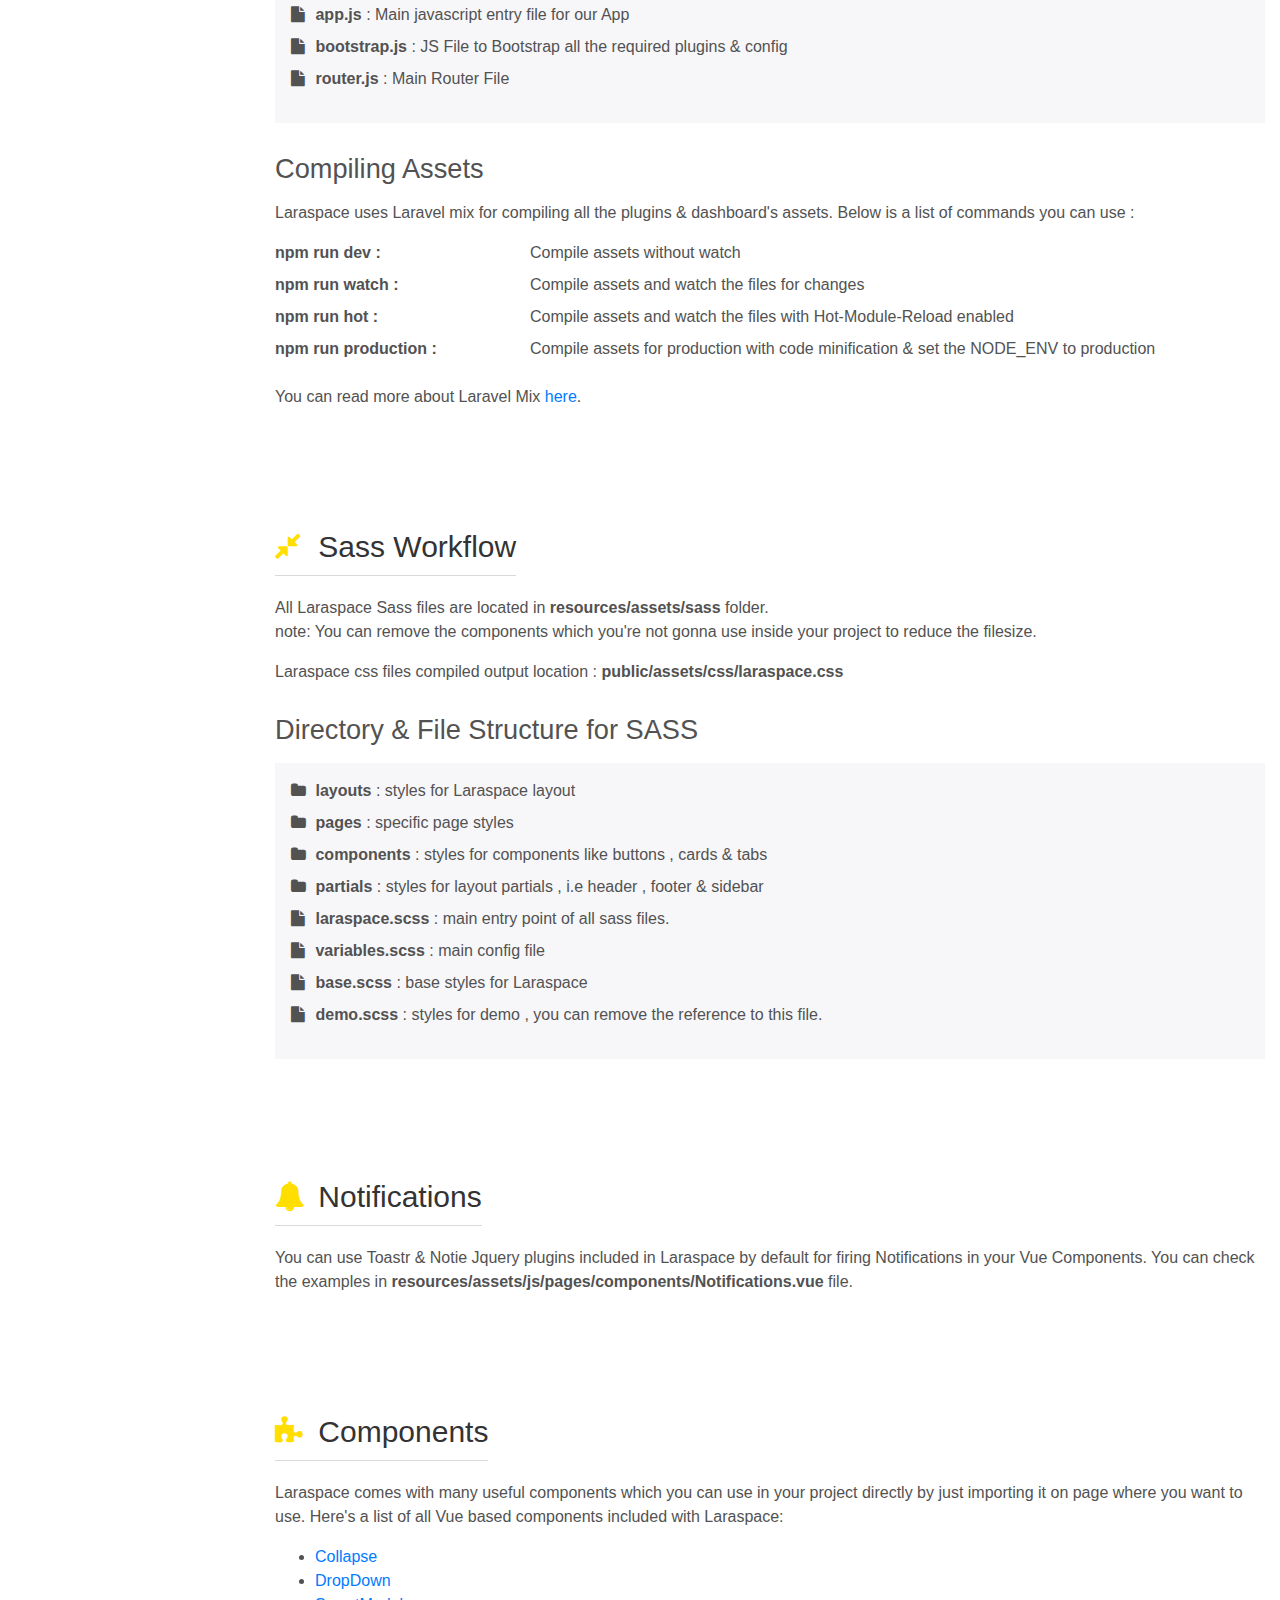
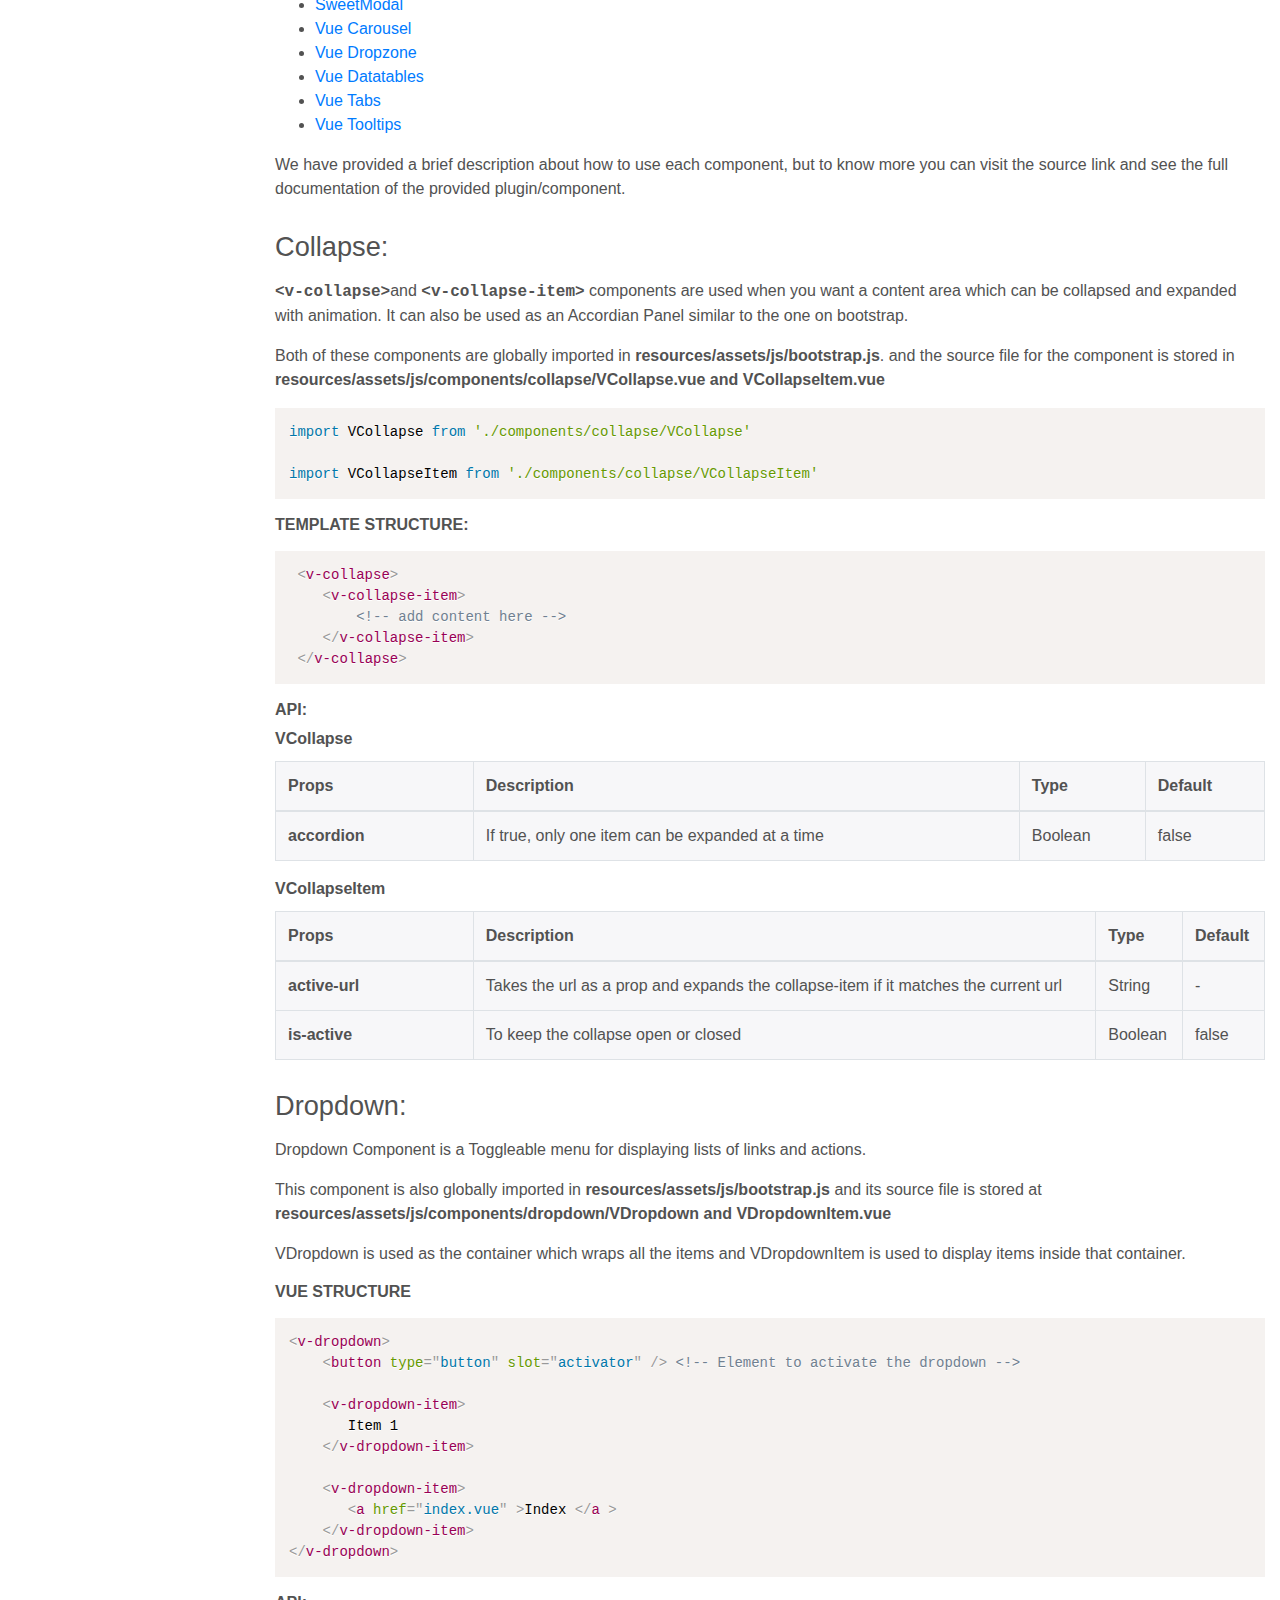
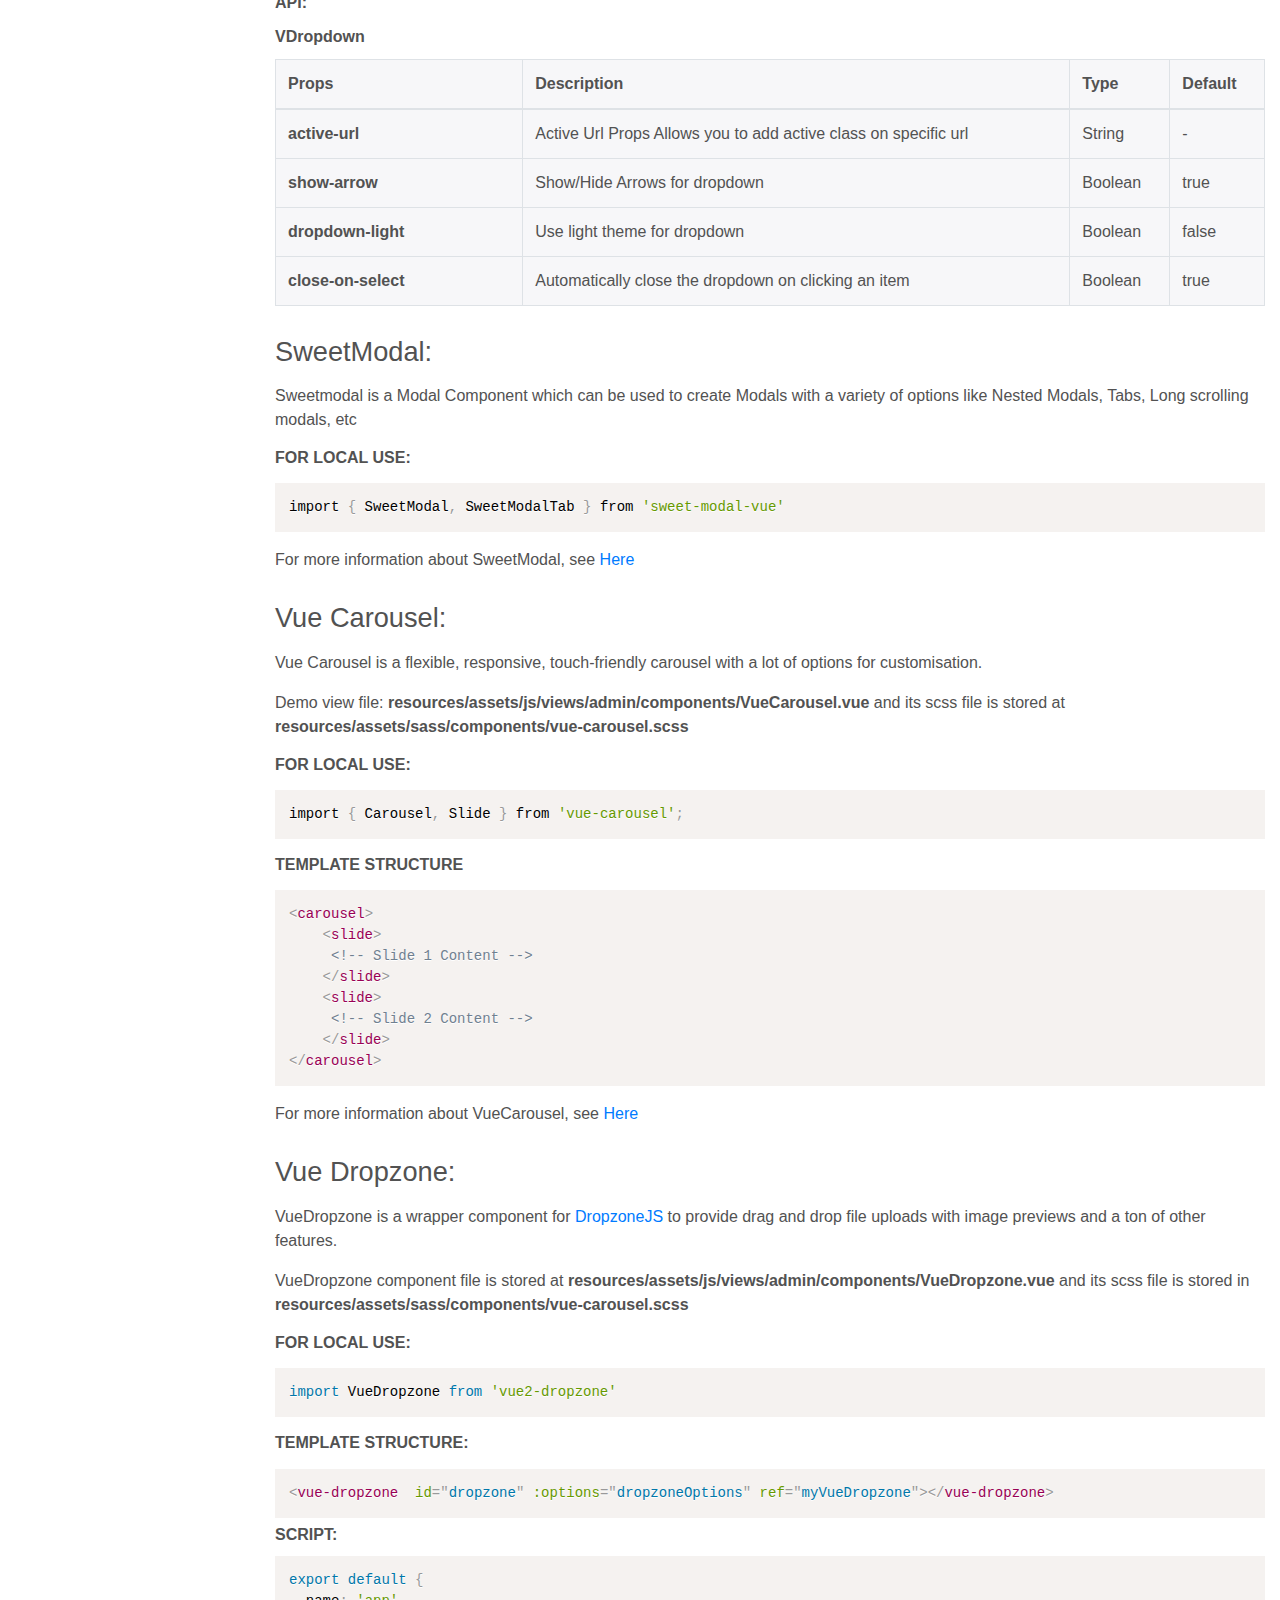
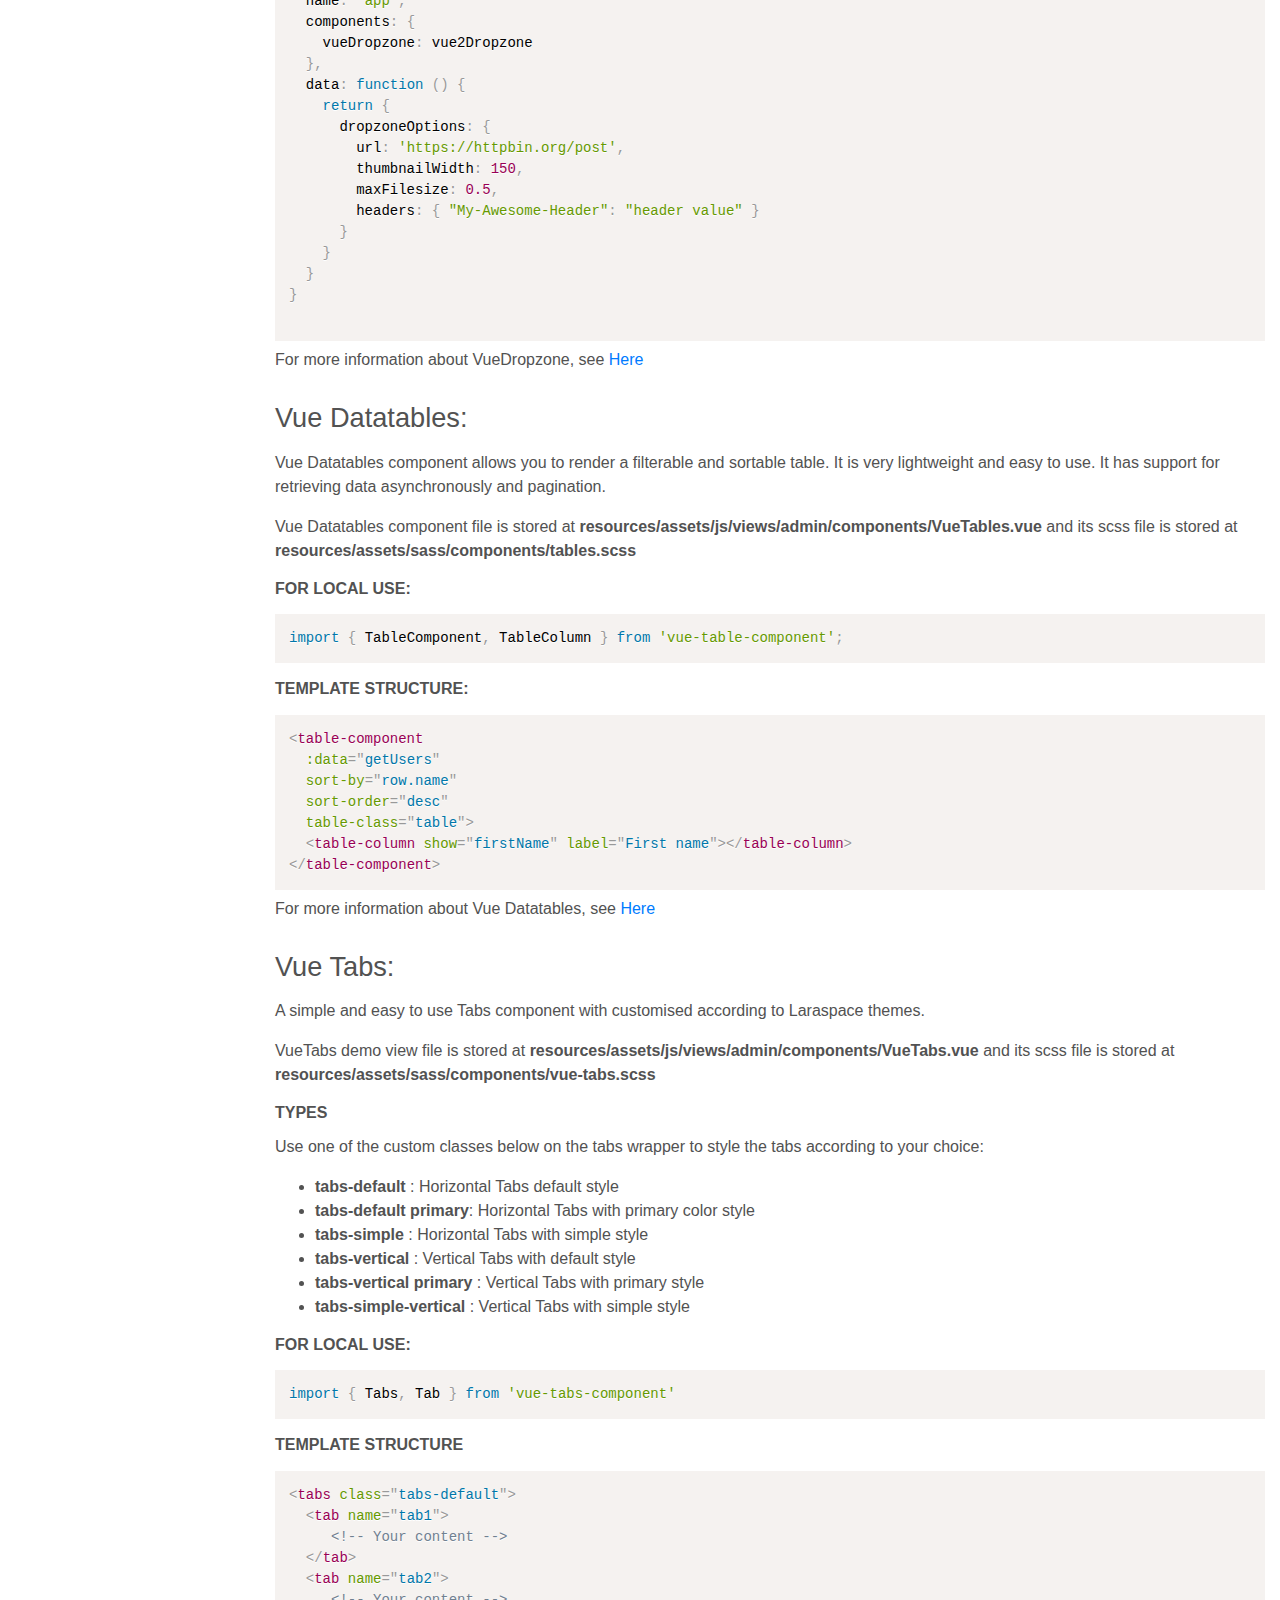
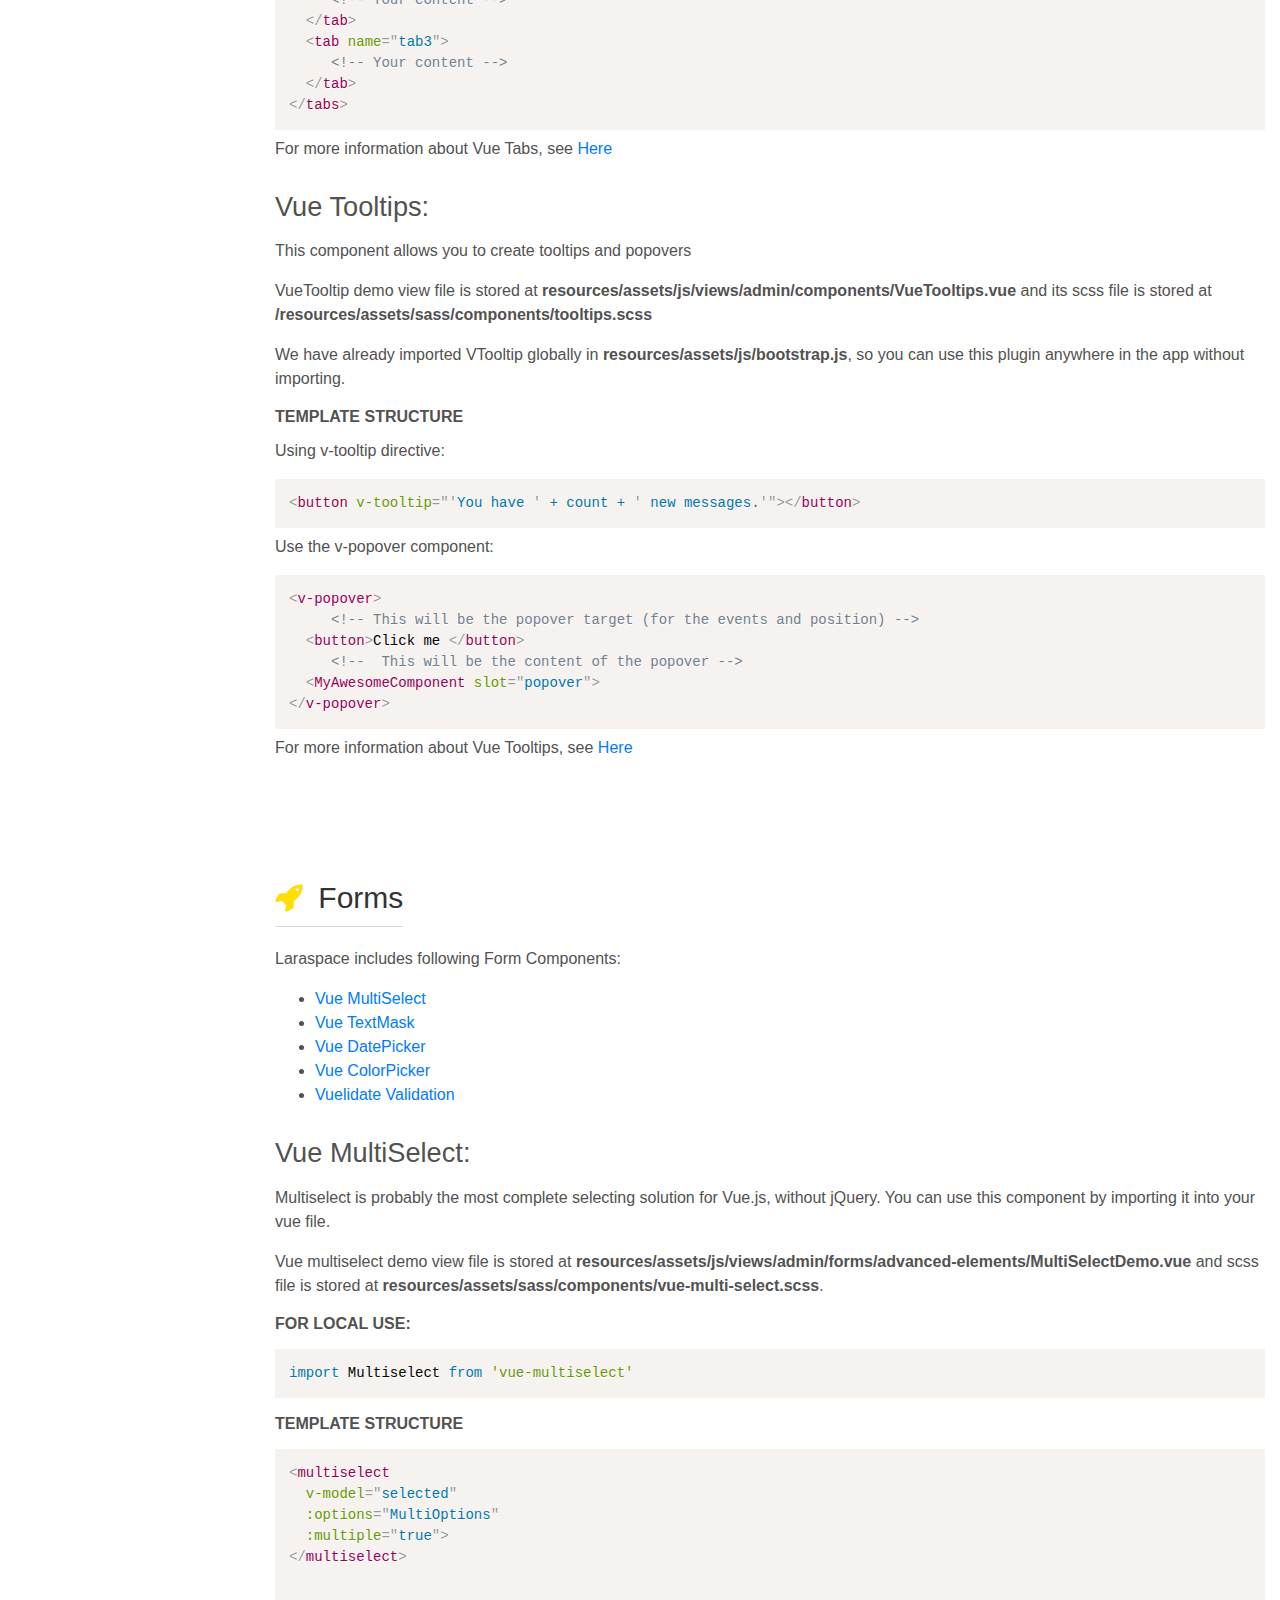
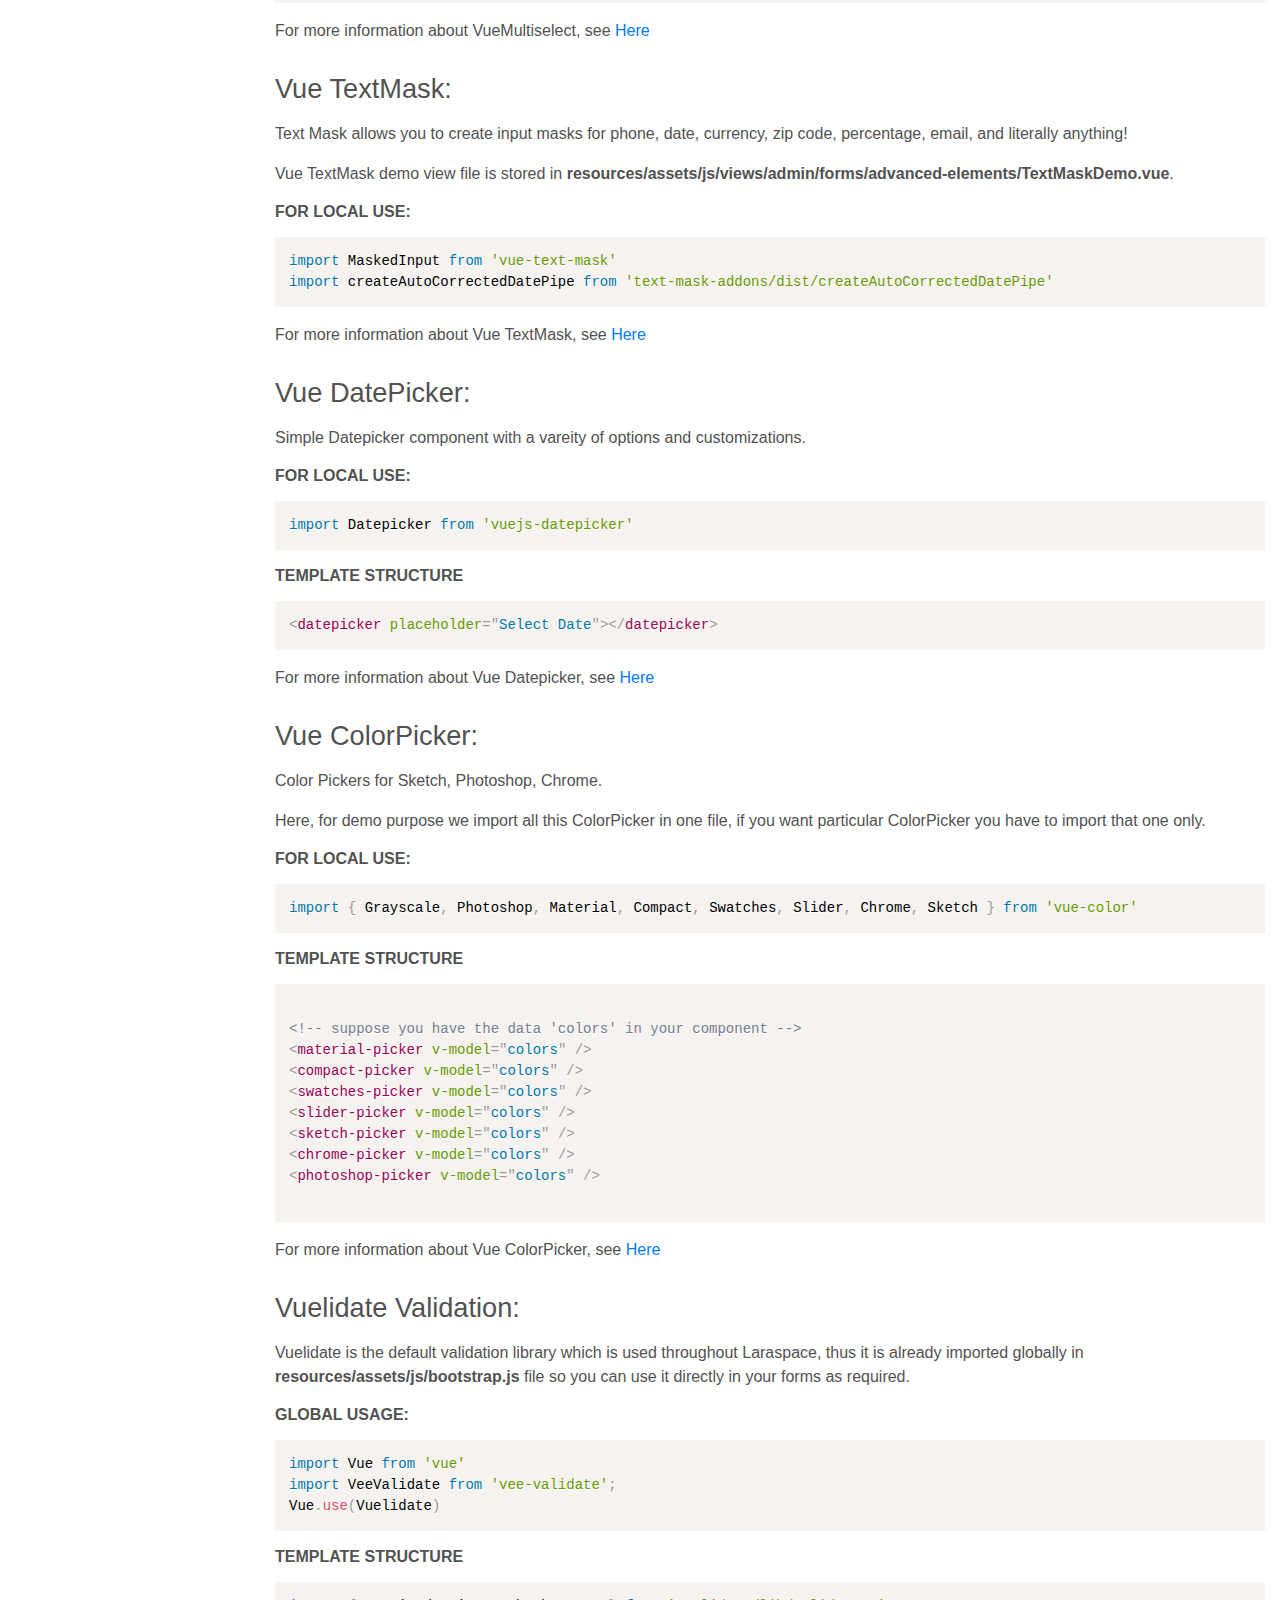
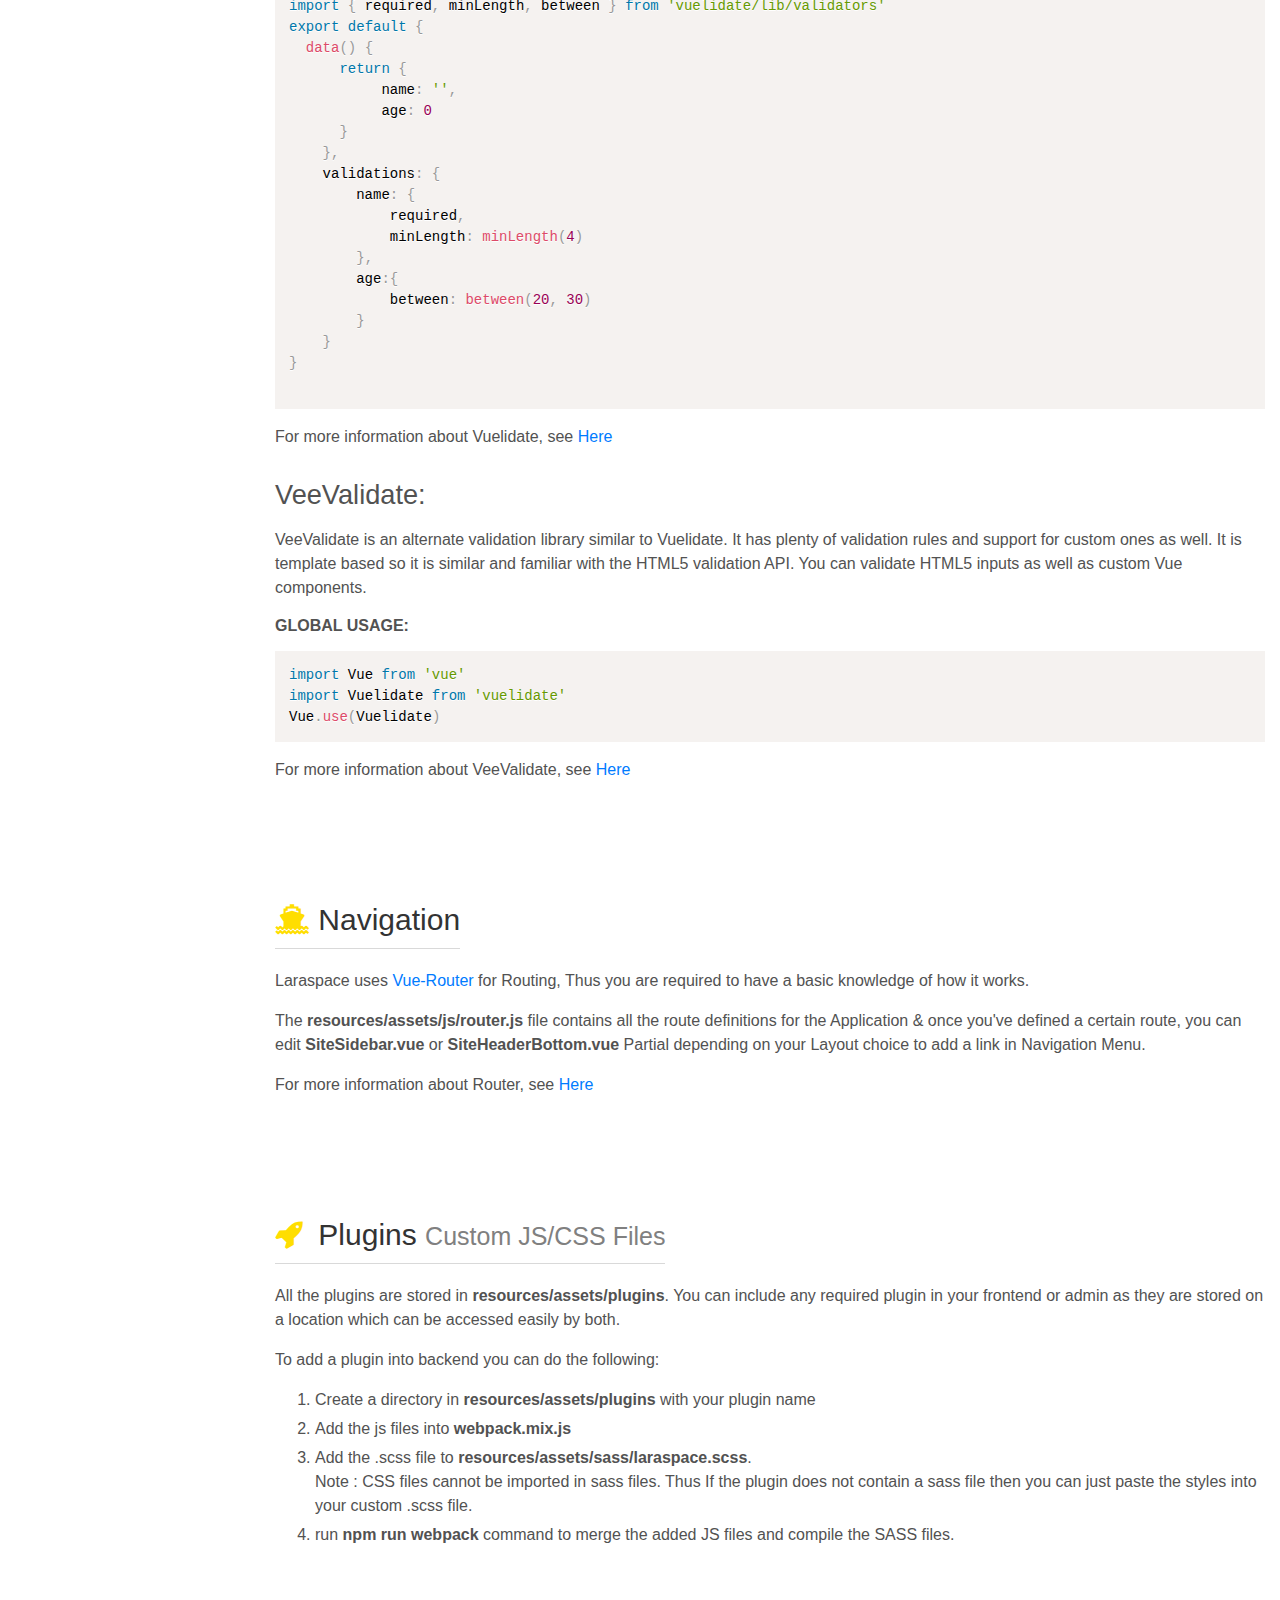
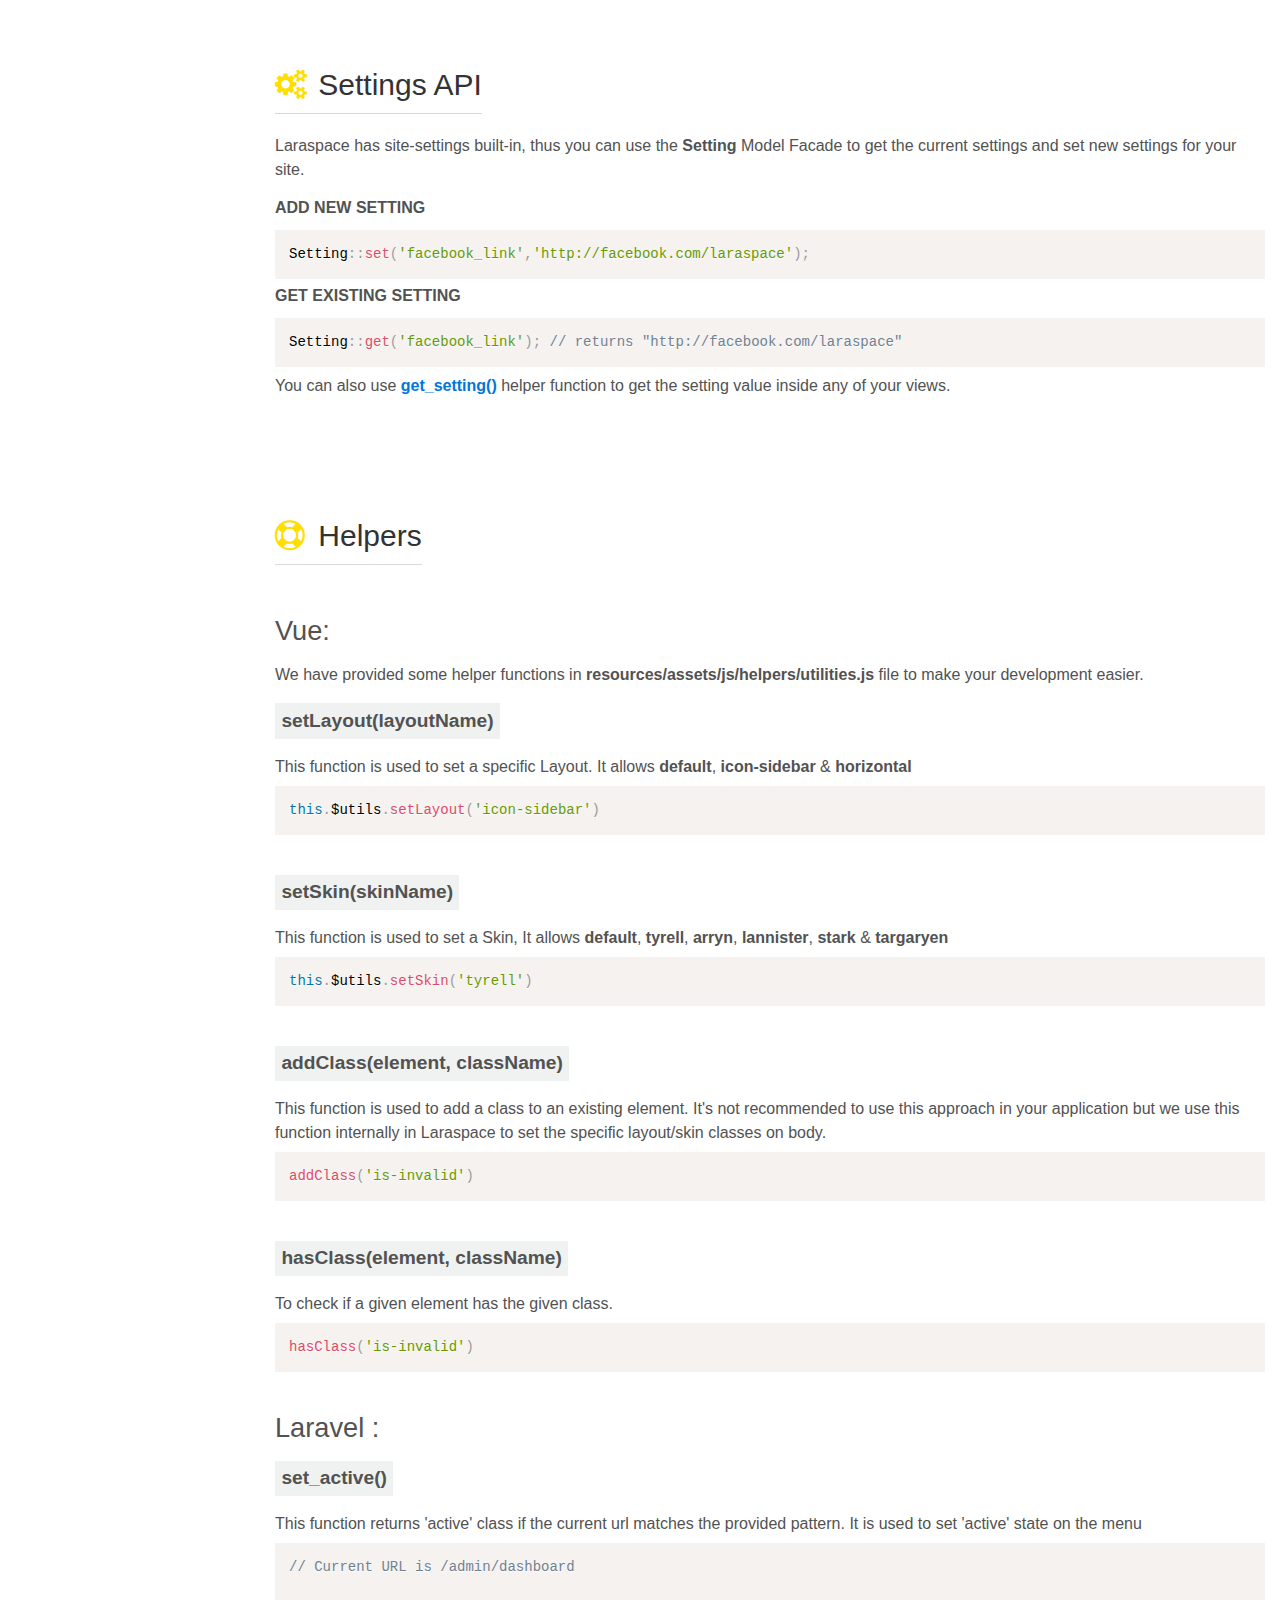
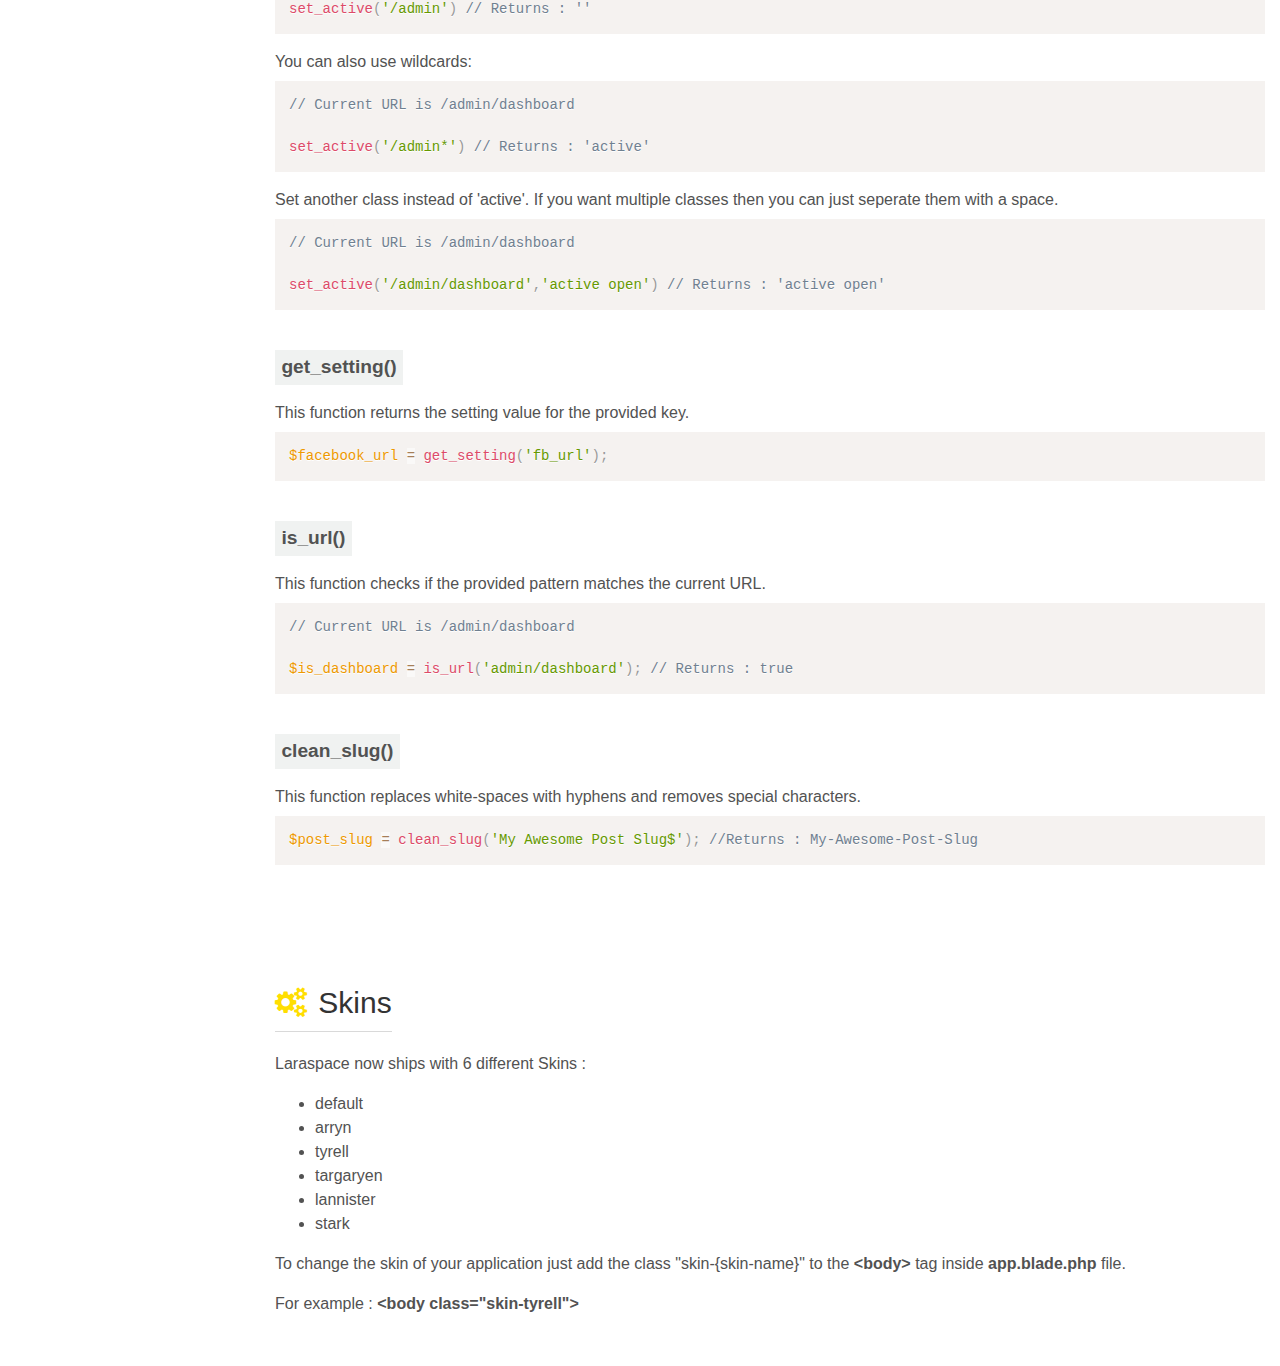
<file: public/vue.html>
<!DOCTYPE html>
<html>

<head>
    <title>Laraspace - Vue - Documentation</title>
    <link href="css/bootstrap.css" rel="stylesheet" type="text/css">
    <link href="css/fontawesome.css" rel="stylesheet" type="text/css">
    <link href="css/prism.css" rel="stylesheet" type="text/css">
    <link href="css/style.css" rel="stylesheet" type="text/css">
    <meta name="viewport" content="width=device-width,initial-scale=1">
</head>

<body class="sidebar-default">
    <header class="site-header">
        <a href="#" class="nav-toggle">
            <div class="hamburger hamburger--arrowturn">
                <div class="hamburger-box">
                    <div class="hamburger-inner"></div>
                </div>
            </div>
        </a>
        <a href="#" class="brand-main">
            <img src="img/logo.png" alt="Laraspace Logo">
        </a>
        <ul class="action-list">
            <li>
                <a href="index.html">Laravel</a>
            </li>
            <li class="active">
                <a href="vue.html">Vue</a>
            </li>
            <li>
                <a href="html.html">HTML</a>
            </li>
        </ul>
    </header>
    <div class="sidebar-left" id="main">
        <ul class="side-nav">
            <li>
                <a href="#getting-started">
                    <i class="fa fa-plane"></i> Getting Started</a>
            </li>
            <li>
                <a href="#vuejs-workflow">
                    <i class="fa fa-code"></i> VueJS Workflow</a>
            </li>
            <li>
                <a href="#sass-workflow">
                    <i class="fa fa-compress"></i> Sass Workflow</a>
            </li>
            <li>
                <a href="#notifications">
                    <i class="fa fa-bell"></i> Notifications</a>
            </li>
            <li>
                <a href="#components">
                    <i class="fa fa-puzzle-piece"></i> Components</a>
            </li>
            <li>
                <a href="#forms">
                    <i class="fa fa-rocket"></i> Forms</a>
            </li>
            <li>
                <a href="#navigation">
                    <i class="fa fa-ship"></i> Navigation</a>
            </li>
            <li>
                <a href="#plugins">
                    <i class="fa fa-rocket"></i> Plugins</a>
            </li>
            <li>
                <a href="#settings-api">
                    <i class="fa fa-cogs"></i> Settings API</a>
            </li>
            <li>
                <a href="#helpers">
                    <i class="fa fa-life-ring"></i> Helpers</a>
            </li>
            <li>
                <a href="#skins">
                    <i class="fa fa-cogs"> </i> Skins</a>
            </li>
            <!-- <li>
                <a href="#change-log">
                    <i class="fa fa-binoculars"> </i> What's New</a>
            </li>
            <li>
                <a href="#upgrade">
                    <i class="fa fa-plane"></i> Upgrade</a>
            </li> -->
        </ul>
    </div>
    <div class="mobile-menu-overlay"></div>
    <div class="main-content">
        <section id="getting-started">
            <h3 class="no-mt">
                <i class="fa fa-plane"></i> Getting Started</h3>
            <p>Laraspace is an Admin starter template for
                <a href="http://laravel.com">Laravel 5.7</a> PHP Framework which includes all the necessary boilerplate for your next web application.</p>
            <h5>Requirements:</h5>
            <p>Laraspace has the same requirements that Laravel does but we have mentioned them below anyway for your reference.
            </p>
            <h6>Server Requirements:</h6>
            <ul>
                <li>PHP >= 7.1.3</li>
                <li>OpenSSL PHP Extension</li>
                <li>PDO PHP Extension</li>
                <li>Mbstring PHP Extension</li>
                <li>Tokenizer PHP Extension</li>
                <li>XML PHP Extension</li>
            </ul>
            <h6>Other Requirements:</h6>
            <ul>
                <li>NPM</li>
                <li>Composer</li>
            </ul>
            <h5>Suggested Dev Environments:</h5>
            <ul>
                <li>Mac: MAMP/MAMP Pro/
                    <a href="https://laravel.com/docs/5.4/valet">Laravel Valet</a> (Recommended)</li>
                <li>Windows: WAMP / Laragon (Recommended & Easier to setup)</li>
                <li>
                    <a href="https://laravel.com/docs/5.4/homestead">Laravel Homestead</a>
                </li>
            </ul>
            <h5>Installation:</h5>
            <ol class="step-list">
                <li>Clone or Download the Laraspace repository from:
                    <span class="highlight">http://github.com/laraspace/laraspace-vue</span>
                </li>
                <li>Unzip the downloaded folder.</li>
                <li>Using your preferred terminal , go to the laraspace folder and run the following command to set a random
                    secure Application Key
                    <span class="highlight">php artisan key:generate</span>
                </li>
                <li>Open
                    <span class="highlight">database/seeds/UsersTableSeeder.php</span> and change the admin's email & password to your preference.</li>
                <li>Open .env file in your favorite text editor and set the database credentials.</li>
                <li>
                    <span class="highlight">php artisan migrate --seed</span> run this command for migrating & seeding the database inside your app
                    folder.
                </li>
                <li>Install NPM globally if you haven't installed that already , for more information please refer this
                    <a href="https://docs.npmjs.com/getting-started/installing-node">link</a>
                </li>
                <li>After installing NPM globally , run
                    <span class="highlight">npm install</span> inside your webroot , it will download all the required dependencies.
                </li>
                <li>You are ready to launch!</li>
            </ol>
        </section>
        <section id="vuejs-workflow">
            <h3>
                <i class="fa fa-code"></i> Vuejs Workflow</h3>
            <p>We have used Webpack to bundle up the VueJs files using Laravel Mix. You can check out
                <span class="highlight">webpack.mix.js</span> for underlying code.</p>
            <p>All Laraspace VueJS files are located in
                <span class="highlight"> resources/assets/js </span> folder.</p>
            <h5>Directory & File Structure for VueJS</h5>
            <div class="form-text">
                <ul class="directory-list">
                    <li>
                        <i class="fa fa-folder"></i>
                        <span>components</span> : Global Components </li>
                    <li>
                        <i class="fa fa-folder"></i>
                        <span>helpers</span> : Helper files provided by default</li>
                    <li>
                        <i class="fa fa-folder"></i>
                        <span>services</span> : Services provided by default</li>
                    <li>
                        <i class="fa fa-folder"></i>
                        <span>views</span> : View components </li>
                    <li>
                        <i class="fa fa-file"></i>
                        <span>app.js</span> : Main javascript entry file for our App</li>
                    <li>
                        <i class="fa fa-file"></i>
                        <span>bootstrap.js</span> : JS File to Bootstrap all the required plugins & config</li>
                    <li>
                        <i class="fa fa-file"></i>
                        <span>router.js</span> : Main Router File
                        <li>
                </ul>
            </div>
            <h5>Compiling Assets</h5>
            <p>Laraspace uses Laravel mix for compiling all the plugins & dashboard's assets. Below is a list of commands you
                can use :</p>

            <dl class="row">
                <dt class="col-sm-3">npm run dev :</dt>
                <dd class="col-sm-9"> Compile assets without watch</dd>

                <dt class="col-sm-3">npm run watch :</dt>
                <dd class="col-sm-9">Compile assets and watch the files for changes</dd>

                <dt class="col-sm-3">npm run hot :</dt>
                <dd class="col-sm-9">Compile assets and watch the files with Hot-Module-Reload enabled</dd>

                <dt class="col-sm-3">npm run production :</dt>
                <dd class="col-sm-9">Compile assets for production with code minification & set the NODE_ENV to production</dd>
            </dl>
            <p>You can read more about Laravel Mix
                <a href="https://laravel.com/docs/5.4/mix">here</a>.</p>
        </section>
        <section id="sass-workflow">
            <h3>
                <i class="fa fa-compress"></i> Sass Workflow</h3>
            <p>All Laraspace Sass files are located in
                <span class="highlight"> resources/assets/sass </span>
                folder.
                <br> note: You can remove the components which you're not gonna use inside your project to reduce the filesize.</p>
            <p>Laraspace css files compiled output location :
                <span class="highlight">public/assets/css/laraspace.css</span>
            </p>
            <h5>Directory & File Structure for SASS</h5>
            <div class="form-text">
                <ul class="directory-list">
                    <li>
                        <i class="fa fa-folder"></i>
                        <span>layouts</span> : styles for Laraspace layout
                    </li>
                    <li>
                        <i class="fa fa-folder"></i>
                        <span>pages</span> : specific page styles
                    </li>
                    <li>
                        <i class="fa fa-folder"></i>
                        <span>components</span> : styles for components like buttons , cards & tabs
                    </li>
                    <li>
                        <i class="fa fa-folder"></i>
                        <span>partials</span> : styles for layout partials , i.e header , footer & sidebar
                    </li>
                    <li>
                        <i class="fa fa-file"></i>
                        <span>laraspace.scss</span> : main entry point of all sass files.</li>
                    <li>
                        <i class="fa fa-file"></i>
                        <span>variables.scss</span> : main config file</li>
                    <li>
                        <i class="fa fa-file"></i>
                        <span>base.scss</span> : base styles for Laraspace</li>
                    <li>
                        <i class="fa fa-file"></i>
                        <span>demo.scss</span> : styles for demo , you can remove the reference to this file.
                    </li>
                </ul>
            </div>
        </section>
        <section id="notifications">
            <h3>
                <i class="fa fa-bell"></i> Notifications</h3>
            <p>You can use Toastr & Notie Jquery plugins included in Laraspace by default for firing Notifications in your Vue
                Components. You can check the examples in
                <span class="highlight">resources/assets/js/pages/components/Notifications.vue</span> file.</p>
        </section>
        <section id="components">
            <h3>
                <i class="fa fa-puzzle-piece"></i> Components</h3>
            <p>Laraspace comes with many useful components which you can use in your project directly by just importing it on
                page where you want to use. Here's a list of all Vue based components included with Laraspace: </p>
            <ul>
                <li>
                    <a href="#components-collapse">Collapse</a>
                </li>
                <li>
                    <a href="#components-dropdown">DropDown</a>
                </li>
                <li>
                    <a href="#components-sweetmodal">SweetModal</a>
                </li>
                <li>
                    <a href="#components-carousel">Vue Carousel</a>
                </li>
                <li>
                    <a href="#components-dropzone">Vue Dropzone</a>
                </li>
                <li>
                    <a href="#components-datatables">Vue Datatables</a>
                </li>
                <li>
                    <a href="#components-tabs">Vue Tabs</a>
                </li>
                <li>
                    <a href="#components-tooltips">Vue Tooltips</a>
                </li>
            </ul>
            <p>We have provided a brief description about how to use each component, but to know more you can visit the source
                link and see the full documentation of the provided plugin/component.</p>
            <h5 id="components-collapse">Collapse: </h5>
            <div>
                <p>
                    <code class="highlight">&lt;v-collapse&gt; </code>and
                    <code class="highlight">&lt;v-collapse-item&gt;</code> components are used when you want a content area which can be collapsed and expanded with animation.
                    It can also be used as an Accordian Panel similar to the one on bootstrap.</p>
                <p>Both of these components are globally imported in
                    <span class="highlight"> resources/assets/js/bootstrap.js</span>. and the source file for the component is stored in
                    <span class="highlight">resources/assets/js/components/collapse/VCollapse.vue and VCollapseItem.vue</span>
                </p>
                <p>
                    <pre><code class="language-js">import VCollapse from './components/collapse/VCollapse'</code><br><code class="language-js">import VCollapseItem from './components/collapse/VCollapseItem'</code></pre>
                </p>
                <h6>Template Structure:</h6>
                <p>
                    <pre><code class="language-html"> &lt;v-collapse&gt;
    &lt;v-collapse-item&gt;
        &lt;!-- add content here --&gt;
    &lt;/v-collapse-item&gt;
 &lt;/v-collapse&gt;</code></pre>
                </p>
                <h6 class="mb-2">API:</h6>
                <span class="highlight api-head">VCollapse</span>
                <table class="table table-bordered gray-bg">
                    <thead>
                        <tr>
                            <th width="20%">Props</th>
                            <th>Description</th>
                            <th>Type</th>
                            <th>Default</th>
                        </tr>
                    </thead>
                    <tbody>
                        <tr>
                            <th scope="row">accordion</th>
                            <td>If true, only one item can be expanded at a time</td>
                            <td>Boolean</td>
                            <td>false</td>
                        </tr>
                    </tbody>
                </table>
                <span class="highlight api-head">VCollapseItem</span>
                <table class="table table-bordered gray-bg">
                    <thead>
                        <tr>
                            <th width="20%">Props</th>
                            <th>Description</th>
                            <th>Type</th>
                            <th>Default</th>
                        </tr>
                    </thead>
                    <tbody>
                        <tr>
                            <th scope="row">active-url</th>
                            <td>Takes the url as a prop and expands the collapse-item if it matches the current url</td>
                            <td>String</td>
                            <td>-</td>
                        </tr>
                        <tr>
                            <th scope="row">is-active</th>
                            <td>To keep the collapse open or closed</td>
                            <td>Boolean</td>
                            <td>false</td>
                        </tr>
                    </tbody>
                </table>

            </div>
            <h5 id="components-dropdown">Dropdown: </h5>
            <div>
                <p>Dropdown Component is a Toggleable menu for displaying lists of links and actions.</p>
                <p>This component is also globally imported in
                    <span class="highlight">resources/assets/js/bootstrap.js</span> and its source file is stored at
                    <span class="highlight">resources/assets/js/components/dropdown/VDropdown and VDropdownItem.vue</span>
                </p>
                <p>VDropdown is used as the container which wraps all the items and VDropdownItem is used to display items inside
                    that container.
                </p>
                <h6>Vue Structure</h6>
                <p>
                    <pre><code class="language-html">&lt;v-dropdown&gt;
    &lt;button type="button" slot="activator" /&gt; &lt;!-- Element to activate the dropdown --&gt;

    &lt;v-dropdown-item&gt;
       Item 1
    &lt;/v-dropdown-item&gt;

    &lt;v-dropdown-item&gt;
       &lt;a href="index.vue" &gt;Index &lt;/a &gt;
    &lt;/v-dropdown-item&gt;
&lt;/v-dropdown&gt;</code></pre>
                </p>
                <h6>API:</h6>
                <span class="highlight api-head">VDropdown</span>
                <table class="table table-bordered gray-bg">
                    <thead>
                        <tr>
                            <th width="25%">Props</th>
                            <th>Description</th>
                            <th>Type</th>
                            <th>Default</th>
                        </tr>
                    </thead>
                    <tbody>
                        <tr>
                            <th scope="row">active-url</th>
                            <td>Active Url Props Allows you to add active class on specific url</td>
                            <td>String</td>
                            <td>-</td>
                        </tr>
                        <tr>
                            <th scope="row">show-arrow</th>
                            <td>Show/Hide Arrows for dropdown</td>
                            <td>Boolean</td>
                            <td>true</td>
                        </tr>
                        <tr>
                            <th scope="row">dropdown-light</th>
                            <td>Use light theme for dropdown</td>
                            <td>Boolean</td>
                            <td>false</td>
                        </tr>
                        <tr>
                            <th scope="row">close-on-select</th>
                            <td>Automatically close the dropdown on clicking an item</td>
                            <td>Boolean</td>
                            <td>true</td>
                        </tr>
                    </tbody>
                </table>
            </div>
            <h5 id="components-sweetmodal">SweetModal: </h5>
            <div>
                <p>Sweetmodal is a Modal Component which can be used to create Modals with a variety of options like Nested
                    Modals, Tabs, Long scrolling modals, etc</p>
                <h6>For local use:</h6>
                <p>
                    <pre><code class="language-php">import { SweetModal, SweetModalTab } from 'sweet-modal-vue'</code></pre>
                </p>
                <p>For more information about SweetModal, see
                    <a href="https://github.com/adeptoas/sweet-modal-vue" target="_">Here</a>
                </p>
            </div>
            <h5 id="components-carousel">Vue Carousel: </h5>
            <div>
                <p>Vue Carousel is a flexible, responsive, touch-friendly carousel with a lot of options for customisation.</p>
                <p>Demo view file:
                    <span class="highlight">resources/assets/js/views/admin/components/VueCarousel.vue</span> and its scss file is stored at
                    <span
                        class="highlight">resources/assets/sass/components/vue-carousel.scss</span>
                </p>
                <h6>For local use:</h6>
                <p>
                    <pre><code class="language-php">import { Carousel, Slide } from 'vue-carousel';</code></pre>
                </p>
                <h6>Template Structure</h6>
                <p>
                    <pre><code class="language-html">&lt;carousel&gt;
    &lt;slide&gt;
     &lt;!-- Slide 1 Content --&gt;
    &lt;/slide&gt;
    &lt;slide&gt;
     &lt;!-- Slide 2 Content --&gt;
    &lt;/slide&gt;
&lt;/carousel&gt;</code></pre>
                </p>
                <p>For more information about VueCarousel, see
                    <a href="https://ssense.github.io/vue-carousel/guide/" target="_">Here</a>
                </p>
            </div>
            <h5 id="components-dropzone">Vue Dropzone: </h5>
            <div>
                <p>VueDropzone is a wrapper component for
                    <a href="http://www.dropzonejs.com/">DropzoneJS</a> to provide drag and drop file uploads with image previews and a ton of other features.
                    </p>
                <p>VueDropzone component file is stored at
                    <span class="highlight">resources/assets/js/views/admin/components/VueDropzone.vue</span> and its scss file is stored in
                    <span
                        class="highlight">resources/assets/sass/components/vue-carousel.scss</span>
                </p>
                <h6>For local use:</h6>
                <p>
                    <pre><code class="language-js">import VueDropzone from 'vue2-dropzone'</code></pre>
                </p>
                <h6>Template Structure:</h6>
                <p>
                    <pre><code class="language-html">&lt;vue-dropzone  id="dropzone" :options="dropzoneOptions" ref="myVueDropzone"&gt;&lt;/vue-dropzone&gt;</code></pre>
                    <h6>Script:</h6>
                    <pre>
<code class="language-javascript">export default {
  name: 'app',
  components: {
    vueDropzone: vue2Dropzone
  },
  data: function () {
    return {
      dropzoneOptions: {
        url: 'https://httpbin.org/post',
        thumbnailWidth: 150,
        maxFilesize: 0.5,
        headers: { "My-Awesome-Header": "header value" }
      }
    }
  }
}
</code>
</pre>
                    <p>For more information about VueDropzone, see
                        <a href="https://ssense.github.io/vue-carousel/api/" target="_">Here</a>
                    </p>
            </div>

            <h5 id="components-datatables">Vue Datatables: </h5>
            <div>
                <p>Vue Datatables component allows you to render a filterable and sortable table. It is very lightweight and
                    easy to use. It has support for retrieving data asynchronously and pagination.</p>
                <p>Vue Datatables component file is stored at
                    <span class="highlight">resources/assets/js/views/admin/components/VueTables.vue</span> and its scss file is stored at
                    <span
                        class="highlight">resources/assets/sass/components/tables.scss</span>
                </p>
                <h6> For Local Use:</h6>
                <p>
                    <pre><code class="language-js">import { TableComponent, TableColumn } from 'vue-table-component';</code></pre>
                </p>
                <h6>Template Structure:</h6>
                <p>
                    <pre><code class="language-html">&lt;table-component
  :data="getUsers"
  sort-by="row.name"
  sort-order="desc"
  table-class="table"&gt;
  &lt;table-column show="firstName" label="First name"&gt;&lt;/table-column&gt;
&lt;/table-component&gt;</code></pre>

                    <p>For more information about Vue Datatables, see
                        <a href="https://github.com/spatie/vue-table-component" target="_">Here</a>
                    </p>
            </div>

            <h5 id="components-tabs">Vue Tabs: </h5>
            <div>
                <p>A simple and easy to use Tabs component with customised according to Laraspace themes.</p>
                <p>VueTabs demo view file is stored at
                    <span class="highlight">resources/assets/js/views/admin/components/VueTabs.vue</span> and its scss file is stored at
                    <span class="highlight">resources/assets/sass/components/vue-tabs.scss</span>
                </p>
                <p></p>
                <h6>Types</h6>
                <p>Use one of the custom classes below on the tabs wrapper to style the tabs according to your choice:</p>
                <ul>
                    <li>
                        <span class="highlight">tabs-default</span> : Horizontal Tabs default style </li>
                    <li>
                        <span class="highlight">tabs-default primary</span>: Horizontal Tabs with primary color style</li>
                    <li>
                        <span class="highlight">tabs-simple</span> : Horizontal Tabs with simple style</li>
                    <li>
                        <span class="highlight">tabs-vertical</span> : Vertical Tabs with default style</li>
                    <li>
                        <span class="highlight">tabs-vertical primary</span> : Vertical Tabs with primary style</li>
                    <li>
                        <span class="highlight">tabs-simple-vertical</span> : Vertical Tabs with simple style</li>
                </ul>
                <h6> For Local Use:</h6>
                <p>
                    <pre><code class="language-js">import { Tabs, Tab } from 'vue-tabs-component'</code></pre>
                </p>
                <h6>TEMPLATE Structure</h6>
                <p>
                    <pre><code class="language-html">&lt;tabs class="tabs-default"&gt;
  &lt;tab name="tab1"&gt;
     &lt;!-- Your content --&gt;
  &lt;/tab&gt;
  &lt;tab name="tab2"&gt;
     &lt;!-- Your content --&gt;
  &lt;/tab&gt;
  &lt;tab name="tab3"&gt;
     &lt;!-- Your content --&gt;
  &lt;/tab&gt;
&lt;/tabs&gt;</code></pre>

                    <p>For more information about Vue Tabs, see
                        <a href="https://github.com/spatie/vue-tabs-component" target="_">Here</a>
                    </p>
            </div>

            <h5 id="components-tooltips">Vue Tooltips: </h5>
            <div>
                <p>This component allows you to create tooltips and popovers</p>
                <p>VueTooltip demo view file is stored at
                    <span class="highlight">resources/assets/js/views/admin/components/VueTooltips.vue</span> and its scss file is stored at
                    <span
                        class="highlight">/resources/assets/sass/components/tooltips.scss</span>
                </p>
                <p>We have already imported VTooltip globally in
                    <span class="highlight">resources/assets/js/bootstrap.js</span>, so you can use this plugin anywhere in the app without importing.</p>
                <h6>Template Structure</h6>
                <p>Using v-tooltip directive:</p>
                <p>
                    <pre><code class="language-html">&lt;button v-tooltip="'You have ' + count + ' new messages.'"&gt;&lt;/button&gt;</code></pre>
                    <p>Use the v-popover component:</p>
                    <p>
                        <pre><code class="language-html">&lt;v-popover&gt;
     &lt;!-- This will be the popover target (for the events and position) --&gt;
  &lt;button&gt;Click me &lt;/button&gt;
     &lt;!--  This will be the content of the popover --&gt;
  &lt;MyAwesomeComponent slot="popover"&gt;
&lt;/v-popover&gt;</code></pre>

                        <p>For more information about Vue Tooltips, see
                            <a href="https://github.com/Akryum/v-tooltip" target="_">Here</a>
                        </p>
            </div>
        </section>
        <section id="forms">
            <h3>
                <i class="fa fa-rocket"></i> Forms</h3>
            <p>Laraspace includes following Form Components: </p>
            <ul>
                <li>
                    <a href="#forms-multiselect">Vue MultiSelect</a>
                </li>
                <li>
                    <a href="#forms-textmask">Vue TextMask</a>
                </li>
                <li>
                    <a href="#forms-datepicker">Vue DatePicker</a>
                </li>
                <li>
                    <a href="#forms-colorpicker">Vue ColorPicker</a>
                </li>
                <li>
                    <a href="#forms-validation">Vuelidate Validation</a>
                </li>
            </ul>
            <h5 id="forms-multiselect">Vue MultiSelect: </h5>
            <div>
                <p>Multiselect is probably the most complete selecting solution for Vue.js, without jQuery. You can use this
                    component by importing it into your vue file.</p>
                <p>Vue multiselect demo view file is stored at
                    <span class="highlight">resources/assets/js/views/admin/forms/advanced-elements/MultiSelectDemo.vue</span> and scss file is stored
                    at
                    <span class="highlight">resources/assets/sass/components/vue-multi-select.scss</span>.</p>
                <h6>For local use:</h6>
                <p>
                    <pre><code class="language-js">import Multiselect from 'vue-multiselect'</code></pre>
                </p>
                <p>
                    <h6>Template Structure</h6>
                    <p>
                        <pre><code class="language-html">&lt;multiselect
  v-model="selected"
  :options="MultiOptions"
  :multiple="true"&gt;
&lt;/multiselect&gt;
            </code></pre> </p>
                    <p> For more information about VueMultiselect, see
                        <a href="https://github.com/adeptoas/sweet-modal-vue"
                            target="_">Here</a>
                    </p>
            </div>

            <h5 id="forms-textmask">Vue TextMask: </h5>
            <div>
                <p>Text Mask allows you to create input masks for phone, date, currency, zip code, percentage, email, and literally
                    anything!</p>
                <p>Vue TextMask demo view file is stored in
                    <span class="highlight">resources/assets/js/views/admin/forms/advanced-elements/TextMaskDemo.vue</span>.</p>
                <h6>For local use:</h6>
                <p>
                    <pre><code class="language-js">import MaskedInput from 'vue-text-mask' &#13;import createAutoCorrectedDatePipe from 'text-mask-addons/dist/createAutoCorrectedDatePipe'</code></pre>
                </p>
                <p> For more information about Vue TextMask, see
                    <a href="https://github.com/text-mask/text-mask/blob/master/componentDocumentation.md#readme"
                        target="_"> Here</a>
                </p>
            </div>

            <h5 id="forms-datepicker">Vue DatePicker: </h5>
            <div>
                <p>Simple Datepicker component with a vareity of options and customizations.</p>
                <h6>For Local Use:</h6>
                <p>
                    <pre><code class="language-javascript">import Datepicker from 'vuejs-datepicker'</code></pre>
                </p>
                <h6>Template Structure</h6>
                <p>
                    <pre><code class="language-html">&lt;datepicker placeholder="Select Date"&gt;&lt;/datepicker&gt;</code></pre> </p>
                <p> For more information about Vue Datepicker, see
                    <a href="https://github.com/text-mask/text-mask/blob/master/componentDocumentation.md#readme"
                        target="_"> Here</a>
                </p>
            </div>

            <h5 id="forms-colorpicker">Vue ColorPicker: </h5>
            <div>
                <p>Color Pickers for Sketch, Photoshop, Chrome.</p>
                <p>Here, for demo purpose we import all this ColorPicker in one file, if you want particular ColorPicker you
                    have to import that one only.</p>
                <h6>For Local Use:</h6>
                <p>
                    <pre><code class="language-javascript">import { Grayscale, Photoshop, Material, Compact, Swatches, Slider, Chrome, Sketch } from 'vue-color'</code></pre>
                </p>
                <h6>Template Structure</h6>
                <p>
                    <pre><code class="language-html">
&lt;!-- suppose you have the data 'colors' in your component --&gt;
&lt;material-picker v-model="colors" /&gt;
&lt;compact-picker v-model="colors" /&gt;
&lt;swatches-picker v-model="colors" /&gt;
&lt;slider-picker v-model="colors" /&gt;
&lt;sketch-picker v-model="colors" /&gt;
&lt;chrome-picker v-model="colors" /&gt;
&lt;photoshop-picker v-model="colors" /&gt;
            </code></pre> </p>
                <p> For more information about Vue ColorPicker, see
                    <a href="https://github.com/xiaokaike/vue-color" target="_">
                    Here</a>
                </p>
            </div>

            <h5 id="forms-validation">Vuelidate Validation: </h5>
            <div>
                <p>Vuelidate is the default validation library which is used throughout Laraspace, thus it is already imported
                    globally in
                    <span class="highlight"> resources/assets/js/bootstrap.js</span> file so you can use it directly in your forms as required.</p>
                <h6>Global usage:</h6>
                <p>
                    <pre><code class="language-javascript">import Vue from 'vue'&#13;import VeeValidate from 'vee-validate';&#13;Vue.use(Vuelidate)</code></pre>
                </p>
                <h6>Template Structure</h6>
                <p>
                    <pre><code class="language-javascript">import { required, minLength, between } from 'vuelidate/lib/validators'
export default {
  data() {
      return {
           name: '',
           age: 0
      }
    },
    validations: {
        name: {
            required,
            minLength: minLength(4)
        },
        age:{
            between: between(20, 30)
        }
    }
}
            </code></pre> </p>
                <p> For more information about Vuelidate, see
                    <a href="https://monterail.github.io/vuelidate/#sub-basic-form"
                        target="_"> Here</a>
                </p>
            </div>

            <h5>VeeValidate: </h5>
            <div>
                <p>VeeValidate is an alternate validation library similar to Vuelidate. It has plenty of validation rules and
                    support for custom ones as well. It is template based so it is similar and familiar with the HTML5 validation
                    API. You can validate HTML5 inputs as well as custom Vue components.</p>
                <h6>Global usage:</h6>
                <p>
                    <pre><code class="language-javascript">import Vue from 'vue'&#13;import Vuelidate from 'vuelidate'&#13;Vue.use(Vuelidate)</code></pre>
                </p>
                <p> For more information about VeeValidate, see
                    <a href="https://baianat.github.io/vee-validate/" target="_">
                    Here</a>
                </p>
            </div>


        </section>
        <section id="navigation">
            <h3>
                <i class="fa fa-ship"></i> Navigation</h3>
            <p>Laraspace uses
                <a href="https://github.com/vuejs/vue-router">Vue-Router</a> for Routing, Thus you are required to have a basic knowledge of how it works.</p>
            <p>The
                <span class="highlight">resources/assets/js/router.js</span> file contains all the route definitions for the Application & once you've
                defined a certain route, you can edit
                <span class="highlight">SiteSidebar.vue</span> or
                <span class="highlight">SiteHeaderBottom.vue</span> Partial depending on your Layout choice to add a link in Navigation Menu.</p>
            <p>
                For more information about Router, see
                <a href="http://router.vuejs.org/"> Here</a>
            </p>

        </section>

        <section id="plugins">
            <h3>
                <i class="fa fa-rocket"></i> Plugins
                <small>Custom JS/CSS Files</small>
            </h3>
            <p>All the plugins are stored in
                <span class="highlight">resources/assets/plugins</span>. You can include any required plugin in your frontend or admin as they are
                stored on a location which can be accessed easily by both.
            </p>
            <p>To add a plugin into backend you can do the following:</p>
            <ol>
                <li>Create a directory in
                    <span class="highlight">resources/assets/plugins</span> with your plugin name
                </li>
                <li>Add the js files into
                    <span class="highlight">webpack.mix.js</span>
                </li>
                <li>Add the .scss file to
                    <span class="highlight">resources/assets/sass/laraspace.scss</span>.
                    <br>Note : CSS files cannot be imported in sass files. Thus If the plugin does not contain a sass file then
                    you can just paste the styles into your custom .scss file.
                </li>
                <li>run
                    <span class="highlight">npm run webpack</span> command to merge the added JS files and compile the SASS files.
                </li>
            </ol>
        </section>
        <section id="settings-api">
            <h3>
                <i class="fa fa-cogs"></i> Settings API</h3>
            <p>Laraspace has site-settings built-in, thus you can use the
                <span class="highlight">Setting</span> Model Facade to get the current settings and set new settings for your site.</p>
            <h6>Add new Setting</h6>
            <pre><code class="language-php">Setting::set('facebook_link','http://facebook.com/laraspace');</code></pre>
            <h6>Get existing Setting</h6>
            <pre><code class="language-php">Setting::get('facebook_link'); // returns "http://facebook.com/laraspace"</code></pre>
            <p>You can also use
                <a href="#helpers">
                    <span class="highlight">get_setting()</span>
                </a> helper function to get the setting value inside any of your views.</p>
        </section>
        <section id="helpers">
            <h3>
                <i class="fa fa-life-ring"></i> Helpers</h3>
            <h5>Vue:</h5>
            <p>We have provided some helper functions in
                <span class="highlight">resources/assets/js/helpers/utilities.js</span> file to make your development easier.</p>
            <ul class="function-list">
                <li>
                    <span class="function-name">setLayout(layoutName)</span>
                    <p>This function is used to set a specific Layout. It allows
                        <span class="highlight">default</span>,
                        <span class="highlight">icon-sidebar</span> &
                        <span class="highlight">horizontal</span>
                    </p>
                    <pre><code class="language-js">this.$utils.setLayout('icon-sidebar')</code></pre>
                </li>
                <li>
                    <span class="function-name">setSkin(skinName)</span>
                    <p>This function is used to set a Skin, It allows
                        <span class="highlight">default</span>,
                        <span class="highlight">tyrell</span>,
                        <span class="highlight">arryn</span>,
                        <span class="highlight">lannister</span>,
                        <span class="highlight">stark</span> &
                        <span class="highlight">targaryen</span>
                    </p>
                    <pre><code class="language-js">this.$utils.setSkin('tyrell')</code></pre>
                </li>
                <li>
                    <span class="function-name">addClass(element, className)</span>
                    <p>This function is used to add a class to an existing element. It's not recommended to use this approach
                        in your application but we use this function internally in Laraspace to set the specific layout/skin
                        classes on body.</p>
                    <pre><code class="language-js">addClass('is-invalid')</code></pre>
                </li>
                <li>
                    <span class="function-name">hasClass(element, className)</span>
                    <p>To check if a given element has the given class.</p>
                    <pre><code class="language-js">hasClass('is-invalid')</code></pre>
                </li>
            </ul>
            <h5>Laravel : </h5>
            <ul class="function-list">
                <li>
                    <span class="function-name">set_active()</span>
                    <p>This function returns 'active' class if the current url matches the provided pattern. It is used to set
                        'active' state on the menu</p>
                    <pre><code class="language-php">// Current URL is /admin/dashboard

set_active('/admin') // Returns : ''</code></pre>
                    <p>You can also use wildcards:</p>
                    <pre><code class="language-php">// Current URL is /admin/dashboard

set_active('/admin*') // Returns : 'active'</code></pre>
                    <p>Set another class instead of 'active'. If you want multiple classes then you can just seperate them with
                        a space.</p>
                    <pre><code class="language-php">// Current URL is /admin/dashboard

set_active('/admin/dashboard','active open') // Returns : 'active open'</code></pre>
                </li>
                <li>
                    <span class="function-name">get_setting()</span>
                    <p>This function returns the setting value for the provided key.</p>
                    <pre><code class="language-php">$facebook_url = get_setting('fb_url');</code></pre>
                </li>
                <li>
                    <span class="function-name">is_url()</span>
                    <p>This function checks if the provided pattern matches the current URL.</p>
                    <pre><code class="language-php">// Current URL is /admin/dashboard

$is_dashboard = is_url('admin/dashboard'); // Returns : true</code></pre>
                </li>
                <li>
                    <span class="function-name">clean_slug()</span>
                    <p>This function replaces white-spaces with hyphens and removes special characters.</p>
                    <pre><code class="language-php">$post_slug = clean_slug('My Awesome Post Slug$'); //Returns : My-Awesome-Post-Slug</code></pre>
                </li>
            </ul>
        </section>
        <section id="skins">
            <h3>
                <i class="fa fa-cogs"></i> Skins</h3>
            <p>Laraspace now ships with 6 different Skins : </p>
            <ul>
                <li>default</li>
                <li>arryn</li>
                <li>tyrell</li>
                <li>targaryen</li>
                <li>lannister</li>
                <li>stark</li>
            </ul>
            <p>To change the skin of your application just add the class "skin-{skin-name}" to the
                <span class="highlight">&lt;body&gt;</span> tag inside
                <span class="highlight">app.blade.php</span> file.</p>
            <p>For example :
                <span class="highlight">&lt;body class="skin-tyrell"&gt;</span>
            </p>
        </section>
        <!-- <section id="change-log">
            <h3>
                <i class="fa fa-binoculars"></i> What's New</h3>
            <h5 class="m-b-1">
                <span class="highlight">Version : 1.5 </span>
            </h5>
            <p>This update is more focused towards the Vue Version, click here to know more about it:
                <a href="vue.html#change-log"></a>
            </p>
            <ul>
                <li>Laravel 5.7 Support</li>
                <li>Removed all jQuery plugins</li>
                <li>Added 15+ new custom Vue Components</li>
                <li>Bug fixes</li>
            </ul>
        </section> -->
        <!-- <section id="upgrade">
            <h3>
                <i class="fa fa-plane"></i> Upgrade</h3>
            <p>You can follow the steps below to upgrade laraspace:</p>
            <h6>
                <span class="highlight">Upgrade from Version 1.3.1 to 1.4 / 1.4 to 1.5 :</span>
            </h6>
            <ul class="upgrade-list">
                <li>This update contains a lot of new components and changes thus we suggest you to start with a fresh 1.4 project
                    and copy over your modifications as needed.</li>
                <li>If you have any questions, you can contact us at codecanyon.</li>
            </ul>
        </section> -->
    </div>
    <script src="js/jquery.js"></script>
    <script src="js/tether.js"></script>
    <script src="js/bootstrap.js"></script>
    <script src="js/smoothscroll.js"></script>
    <script src="js/clipboard.min.js"></script>
    <script src="js/main.js"></script>
    <script src="js/prism.js"></script>
</body>

</html>
</file>
<file: css/prism.css>
/* http://prismjs.com/download.html?themes=prism&languages=markup+css+clike+javascript+php+php-extras&plugins=line-highlight+line-numbers */
/**
 * prism.js default theme for JavaScript, CSS and HTML
 * Based on dabblet (http://dabblet.com)
 * @author Lea Verou
 */

code[class*="language-"],
pre[class*="language-"] {
	color: black;
	background: none;
	text-shadow: 0 1px white;
	font-family: Consolas, Monaco, 'Andale Mono', 'Ubuntu Mono', monospace;
	text-align: left;
	white-space: pre;
	word-spacing: normal;
	word-break: normal;
	word-wrap: normal;
	line-height: 1.5;

	-moz-tab-size: 4;
	-o-tab-size: 4;
	tab-size: 4;

	-webkit-hyphens: none;
	-moz-hyphens: none;
	-ms-hyphens: none;
	hyphens: none;
}

pre[class*="language-"]::-moz-selection, pre[class*="language-"] ::-moz-selection,
code[class*="language-"]::-moz-selection, code[class*="language-"] ::-moz-selection {
	text-shadow: none;
	background: #b3d4fc;
}

pre[class*="language-"]::selection, pre[class*="language-"] ::selection,
code[class*="language-"]::selection, code[class*="language-"] ::selection {
	text-shadow: none;
	background: #b3d4fc;
}

@media print {
	code[class*="language-"],
	pre[class*="language-"] {
		text-shadow: none;
	}
}

/* Code blocks */
pre[class*="language-"] {
	padding: 1em;
	margin: .5em 0;
	overflow: auto;
}

:not(pre) > code[class*="language-"],
pre[class*="language-"] {
	background: #f5f2f0;
}

/* Inline code */
:not(pre) > code[class*="language-"] {
	padding: .1em;
	border-radius: .3em;
	white-space: normal;
}

.token.comment,
.token.prolog,
.token.doctype,
.token.cdata {
	color: slategray;
}

.token.punctuation {
	color: #999;
}

.namespace {
	opacity: .7;
}

.token.property,
.token.tag,
.token.boolean,
.token.number,
.token.constant,
.token.symbol,
.token.deleted {
	color: #905;
}

.token.selector,
.token.attr-name,
.token.string,
.token.char,
.token.builtin,
.token.inserted {
	color: #690;
}

.token.operator,
.token.entity,
.token.url,
.language-css .token.string,
.style .token.string {
	color: #a67f59;
	background: hsla(0, 0%, 100%, .5);
}

.token.atrule,
.token.attr-value,
.token.keyword {
	color: #07a;
}

.token.function {
	color: #DD4A68;
}

.token.regex,
.token.important,
.token.variable {
	color: #e90;
}

.token.important,
.token.bold {
	font-weight: bold;
}
.token.italic {
	font-style: italic;
}

.token.entity {
	cursor: help;
}

pre[data-line] {
	position: relative;
	padding: 1em 0 1em 3em;
}

.line-highlight {
	position: absolute;
	left: 0;
	right: 0;
	padding: inherit 0;
	margin-top: 1em; /* Same as .prism’s padding-top */

	background: hsla(24, 20%, 50%,.08);
	background: -moz-linear-gradient(to right, hsla(24, 20%, 50%,.1) 70%, hsla(24, 20%, 50%,0));
	background: -webkit-linear-gradient(to right, hsla(24, 20%, 50%,.1) 70%, hsla(24, 20%, 50%,0));
	background: -o-linear-gradient(to right, hsla(24, 20%, 50%,.1) 70%, hsla(24, 20%, 50%,0));
	background: linear-gradient(to right, hsla(24, 20%, 50%,.1) 70%, hsla(24, 20%, 50%,0));

	pointer-events: none;

	line-height: inherit;
	white-space: pre;
}

	.line-highlight:before,
	.line-highlight[data-end]:after {
		content: attr(data-start);
		position: absolute;
		top: .4em;
		left: .6em;
		min-width: 1em;
		padding: 0 .5em;
		background-color: hsla(24, 20%, 50%,.4);
		color: hsl(24, 20%, 95%);
		font: bold 65%/1.5 sans-serif;
		text-align: center;
		vertical-align: .3em;
		border-radius: 999px;
		text-shadow: none;
		box-shadow: 0 1px white;
	}

	.line-highlight[data-end]:after {
		content: attr(data-end);
		top: auto;
		bottom: .4em;
	}

pre.line-numbers {
	position: relative;
	padding-left: 3.8em;
	counter-reset: linenumber;
}

pre.line-numbers > code {
	position: relative;
}

.line-numbers .line-numbers-rows {
	position: absolute;
	pointer-events: none;
	top: 0;
	font-size: 100%;
	left: -3.8em;
	width: 3em; /* works for line-numbers below 1000 lines */
	letter-spacing: -1px;
	border-right: 1px solid #999;

	-webkit-user-select: none;
	-moz-user-select: none;
	-ms-user-select: none;
	user-select: none;

}

	.line-numbers-rows > span {
		pointer-events: none;
		display: block;
		counter-increment: linenumber;
	}

		.line-numbers-rows > span:before {
			content: counter(linenumber);
			color: #999;
			display: block;
			padding-right: 0.8em;
			text-align: right;
		}
</file>
<file: css/style.css>
body {
  color: #525252;
  font-family: 'Roboto',sans-serif;
  background-color:#333;
}

html,body {
  height:100%;
}

.site-header {
  background-color: #ffde00;
  height: 60px;
  left: 0;
  padding: 12px 15px;
  position: fixed;
  top: 0;
  width: 100%;
  z-index: 80;
}

code {
  display: block;
}

.nav-toggle {
  background-color: #444;
  border-radius: 2px;
  color: #fff;
  display: none;
  float: left;
  font-size: 14px;
  line-height: 14px;
  padding: 6px;
}

.nav-toggle:active, .nav-toggle:focus, .nav-toggle:visited{
  color: #fff;
}

.brand-main img{
  height: 25px;
  padding-top: 6px;
}

.site-header h5{
  margin-top:20px;
  color: #4A4A4A;
}

.mobile-menu-overlay {
  position: fixed;
  left: 0;
  top: 0;
  width: 100%;
  height: 100%;
  z-index: 29;
  background: rgba(48,75,88,.5);
  display: none;
}

.sidebar-left {
  background: #444;
  height: 100%;
  left: 0;
  padding: 60px 0 10px;
  position: fixed;
  top: 0;
  width: 240px;
  z-index: 30;
}

.side-bar-sticky{
  position: fixed;
}

.side-nav {
  list-style: none;
  padding: 0;
}

.side-nav li {
 display: block;
}
.side-nav li a{
  color: #fff;
  display: block;
  font-size: 14px;
  padding: 12px 12px 12px 30px;
  position: relative;
  text-decoration: none;
}

.side-nav li a i{
  width: 30px;
}

.main-content {
  padding: 90px 15px 10px 275px;
  min-height: calc(100% - 39px);
  background-color: #fff;
}

section {
  margin-bottom: 40px;
}

section h3 i{
  width: 35px;
  color: #ffde00;
}

section h3{
  display: inline-block;
  margin-bottom: 20px;
  font-size: 30px;
  padding-bottom: 10px;
  border-bottom: 1px solid #d9d9d9;
  color: #333;
}

section h3 small{
  font-size: 25px;
  color: gray;
}

h5{
  font-size: 1.7rem;
  margin-bottom: 1rem;
  font-weight :lighter;
}

h6 {
  font-size: 1rem;
  margin-bottom: 0.8rem;
  font-weight: bold;
  text-transform: uppercase;
}

.step-list li ,.directory-list li{
  margin-bottom: 0.5rem;
}

.help-block {
  padding: 1rem;
  background-color: #f7f7f9;
  margin-bottom:20px;
}

.directory-list {
  list-style: none;
  padding: 0;
}

.directory-list ul {
  margin-top: 0.5rem;
  list-style: square;
}

.directory-list li i {
  width:20px;
}

.directory-list li span {
  font-weight: bold;
}

/*.highlight ,.highlight-2{*/
  /*display: inline-block;*/
  /*background-color: #ffde00;*/
  /*line-height: 24px;*/
  /*padding:.2rem .4rem;*/
  /*margin: 0;*/
  /*font-size: 16px;*/
  /*overflow: inherit;*/
/*}*/

/*.highlight-2{*/
  /*background-color: #f0f2f1;*/
  /*color: #525252;*/
  /*font-weight: bold;*/
/*}*/

ol li{
  margin-bottom: 5px;
}

.highlight,.highlight-2{
  color: #525252;
  font-weight: bold;
  display: inline-block;
  line-height: 24px;
  margin: 0;
  font-size: 16px;
  overflow: inherit;
}

a .highlight {
  color : #0275d8;
}

a .highlight:hover{
  text-decoration: underline;
}

.upgrade-list > li{
  margin-bottom: 10px;
}

.upgrade-list ul {
  margin-top:10px;
  margin-left: 10px;
}

.bd-example {
    position: relative;
    padding: 1rem;
    border: solid #f7f7f9;
    border-width: .2rem 0 0;
}

.function-list{
  list-style: none;
  padding:0;
}

.function-list > li {
  margin-bottom: 40px;
}

.function-list p{
  margin-bottom: 0;
  margin-top:1rem;
}

.function-list .function-name{
  background-color: #f0f2f1;
  display: inline-block;
  font-size: 1.2rem;
  font-weight: bold;
  padding: 0.2rem 0.4rem;
}

.hamburger {
  display: block;
  position: relative;
  overflow: hidden;
  margin: 0;
  padding: 0;
  width: 24px;
  height: 24px;
  font-size: 0;
  text-indent: -9999px;
  appearance: none;
  box-shadow: none;
  border-radius: none;
  border: none;
  cursor: pointer;
  transition: background 0.3s;
}

.hamburger:focus {
  outline: none;
}

.hamburger span {
  display: block;
  position: absolute;
  top: 11px;
  left: 4.5px;
  right: 4.5px;
  height: 2px;
  background: white;
}

.hamburger span::before,
.hamburger span::after {
  position: absolute;
  display: block;
  left: 0;
  width: 100%;
  height: 2px;
  background-color: #fff;
  content: "";
}

.hamburger span::before {
  top: -5px;
}

.hamburger span::after {
  bottom: -5px;
}

.hamburger--htla {
}

.hamburger--htla span {
  transition: transform 0.3s;
}

.hamburger--htla span::before {
  transform-origin: top right;
  transition: transform 0.3s, width 0.3s, top 0.3s;
}

.hamburger--htla span::after {
  transform-origin: bottom right;
  transition: transform 0.3s, width 0.3s, bottom 0.3s;
}


.hamburger--htla.is-active span {
  transform: rotate(180deg);
}

.hamburger--htla.is-active span::before,
.hamburger--htla.is-active span::after {
  width: 50%;
}

.hamburger--htla.is-active span::before {
  top: 0;
  transform: translateX(9.5px) translateY(1.5px) rotate(45deg);
}

.hamburger--htla.is-active span::after {
  bottom: 0;
  transform: translateX(9.5px) translateY(-1.6px) rotate(-45deg);
}


.action-list {
    float: right;
    list-style: none;
    margin: 0;
}

.action-list li {
    display: block;
    float: left;
    position: relative;
    height: 36px;
    margin: 0;
    padding: 0 4px;
}

.action-list li a{
    text-decoration: none;
    border-radius: 2px;
    display: inline-block;
    background-color: #333;
    color : #fff;
    font-size: 14px;
    line-height: 14px;
    padding: 11px;
}

.action-list li a:hover{
  background-color: #404040;
  color: #fff;
}

.action-list li.active a{
  color : #ffde00 !important;
}


@media (min-width: 544px) {
  .bd-example {
    margin-left: 0;
    margin-right: 0;
    margin-bottom: 0;
    padding: 1.5rem;
    border-width: .2rem;
  }
}

@media(max-width: 768px) {

  .sidebar-left {
    left: -240px;
    transition: left .3s ease;
  }

  .sidebar-open .sidebar-left {
    left: 0;
  }

  .sidebar-open .mobile-menu-overlay {
    display: block;
  }

  .main-content {
    padding-left: 15px;
  }

  .site-footer {
    padding-left: 15px;
  }

   .brand-main {
    left: 50%;
    position: absolute;
    transform: translate(-50%, 0);
  }

  .sidebar-default .nav-toggle {
    display: block;
  }

}
</file>
<file: public/css/prism.css>
/* http://prismjs.com/download.html?themes=prism&languages=markup+css+clike+javascript+php+php-extras&plugins=line-highlight+line-numbers */
/**
 * prism.js default theme for JavaScript, CSS and HTML
 * Based on dabblet (http://dabblet.com)
 * @author Lea Verou
 */

code[class*="language-"],
pre[class*="language-"] {
	color: black;
	background: none;
	text-shadow: 0 1px white;
	font-family: Consolas, Monaco, 'Andale Mono', 'Ubuntu Mono', monospace;
	text-align: left;
	white-space: pre;
	word-spacing: normal;
	word-break: normal;
	word-wrap: normal;
	line-height: 1.5;

	-moz-tab-size: 4;
	-o-tab-size: 4;
	tab-size: 4;

	-webkit-hyphens: none;
	-moz-hyphens: none;
	-ms-hyphens: none;
	hyphens: none;
}

pre[class*="language-"]::-moz-selection, pre[class*="language-"] ::-moz-selection,
code[class*="language-"]::-moz-selection, code[class*="language-"] ::-moz-selection {
	text-shadow: none;
	background: #b3d4fc;
}

pre[class*="language-"]::selection, pre[class*="language-"] ::selection,
code[class*="language-"]::selection, code[class*="language-"] ::selection {
	text-shadow: none;
	background: #b3d4fc;
}

@media print {
	code[class*="language-"],
	pre[class*="language-"] {
		text-shadow: none;
	}
}

/* Code blocks */
pre[class*="language-"] {
	padding: 1em;
	margin: .5em 0;
	overflow: auto;
}

:not(pre) > code[class*="language-"],
pre[class*="language-"] {
	background: #f5f2f0;
}

/* Inline code */
:not(pre) > code[class*="language-"] {
	padding: .1em;
	border-radius: .3em;
	white-space: normal;
}

.token.comment,
.token.prolog,
.token.doctype,
.token.cdata {
	color: slategray;
}

.token.punctuation {
	color: #999;
}

.namespace {
	opacity: .7;
}

.token.property,
.token.tag,
.token.boolean,
.token.number,
.token.constant,
.token.symbol,
.token.deleted {
	color: #905;
}

.token.selector,
.token.attr-name,
.token.string,
.token.char,
.token.builtin,
.token.inserted {
	color: #690;
}

.token.operator,
.token.entity,
.token.url,
.language-css .token.string,
.style .token.string {
	color: #a67f59;
	background: hsla(0, 0%, 100%, .5);
}

.token.atrule,
.token.attr-value,
.token.keyword {
	color: #07a;
}

.token.function {
	color: #DD4A68;
}

.token.regex,
.token.important,
.token.variable {
	color: #e90;
}

.token.important,
.token.bold {
	font-weight: bold;
}
.token.italic {
	font-style: italic;
}

.token.entity {
	cursor: help;
}

pre[data-line] {
	position: relative;
	padding: 1em 0 1em 3em;
}

.line-highlight {
	position: absolute;
	left: 0;
	right: 0;
	padding: inherit 0;
	margin-top: 1em; /* Same as .prism’s padding-top */

	background: hsla(24, 20%, 50%,.08);
	background: -moz-linear-gradient(to right, hsla(24, 20%, 50%,.1) 70%, hsla(24, 20%, 50%,0));
	background: -webkit-linear-gradient(to right, hsla(24, 20%, 50%,.1) 70%, hsla(24, 20%, 50%,0));
	background: -o-linear-gradient(to right, hsla(24, 20%, 50%,.1) 70%, hsla(24, 20%, 50%,0));
	background: linear-gradient(to right, hsla(24, 20%, 50%,.1) 70%, hsla(24, 20%, 50%,0));

	pointer-events: none;

	line-height: inherit;
	white-space: pre;
}

	.line-highlight:before,
	.line-highlight[data-end]:after {
		content: attr(data-start);
		position: absolute;
		top: .4em;
		left: .6em;
		min-width: 1em;
		padding: 0 .5em;
		background-color: hsla(24, 20%, 50%,.4);
		color: hsl(24, 20%, 95%);
		font: bold 65%/1.5 sans-serif;
		text-align: center;
		vertical-align: .3em;
		border-radius: 999px;
		text-shadow: none;
		box-shadow: 0 1px white;
	}

	.line-highlight[data-end]:after {
		content: attr(data-end);
		top: auto;
		bottom: .4em;
	}

pre.line-numbers {
	position: relative;
	padding-left: 3.8em;
	counter-reset: linenumber;
}

pre.line-numbers > code {
	position: relative;
}

.line-numbers .line-numbers-rows {
	position: absolute;
	pointer-events: none;
	top: 0;
	font-size: 100%;
	left: -3.8em;
	width: 3em; /* works for line-numbers below 1000 lines */
	letter-spacing: -1px;
	border-right: 1px solid #999;

	-webkit-user-select: none;
	-moz-user-select: none;
	-ms-user-select: none;
	user-select: none;

}

	.line-numbers-rows > span {
		pointer-events: none;
		display: block;
		counter-increment: linenumber;
	}

		.line-numbers-rows > span:before {
			content: counter(linenumber);
			color: #999;
			display: block;
			padding-right: 0.8em;
			text-align: right;
		}
</file>
<file: public/css/style.css>
body {
  color: #525252;
  font-family: 'Roboto',sans-serif;
  background-color:#333;
}

html,body {
  height:100%;
}

.site-header {
  background-color: #ffde00;
  height: 60px;
  left: 0;
  padding: 12px 15px;
  position: fixed;
  top: 0;
  width: 100%;
  z-index: 80;
}

code {
  display: block;
}

.nav-toggle {
  background-color: #444;
  border-radius: 2px;
  color: #fff;
  display: none;
  float: left;
  font-size: 14px;
  line-height: 14px;
  padding: 6px;
}

.nav-toggle:active, .nav-toggle:focus, .nav-toggle:visited{
  color: #fff;
}

.brand-main img{
  height: 25px;
  padding-top: 6px;
}

.site-header h5{
  margin-top:20px;
  color: #4A4A4A;
}

.mobile-menu-overlay {
  position: fixed;
  left: 0;
  top: 0;
  width: 100%;
  height: 100%;
  z-index: 29;
  background: rgba(48,75,88,.5);
  display: none;
}

.sidebar-left {
  background: #444;
  height: 100%;
  left: 0;
  padding: 60px 0 10px;
  position: fixed;
  top: 0;
  width: 240px;
  z-index: 30;
}

.side-bar-sticky{
  position: fixed;
}

.side-nav {
  list-style: none;
  padding: 0;
}

.side-nav li {
 display: block;
}

.side-nav li a{
  color: #fff;
  display: block;
  font-size: 14px;
  padding: 12px 12px 12px 30px;
  position: relative;
  text-decoration: none;
}

.side-nav li a i{
  width: 30px;
}

.main-content {
  padding: 90px 15px 10px 275px;
  min-height: calc(100% - 39px);
  background-color: #fff;
}

.no-mt {
  margin-top: 0 !important;
}

section {
  margin-bottom: 40px;
}

section h3 i{
  width: 35px;
  color: #ffde00;
}

section h3{
  display: inline-block;
  margin-bottom: 20px;
  font-size: 30px;
  padding-bottom: 10px;
  border-bottom: 1px solid #d9d9d9;
  color: #333;
  margin-top: 80px;
}

section h3 small{
  font-size: 25px;
  color: gray;
}

section .api-head {
  margin-bottom: 10px;
}

h5{
  font-size: 1.7rem;
  margin-bottom: 1rem;
  font-weight :lighter;
  margin-top: 30px;
}

h6 {
  font-size: 1rem;
  margin-bottom: 0.8rem;
  font-weight: bold;
  text-transform: uppercase;
}

.step-list li ,.directory-list li{
  margin-bottom: 0.5rem;
}

.form-text {
  padding: 1rem;
  background-color: #f7f7f9;
  margin-bottom:20px;
}

section .gray-bg {
  background-color: #f7f7f9;
}

section .no-bg {
  background-color: transparent;
  border: 1px solid #d9d9d9;
}

.directory-list {
  list-style: none;
  padding: 0;
}

.directory-list ul {
  margin-top: 0.5rem;
  list-style: square;
}

.directory-list li i {
  width:20px;
}

.directory-list li span {
  font-weight: bold;
}

/*.highlight ,.highlight-2{*/
  /*display: inline-block;*/
  /*background-color: #ffde00;*/
  /*line-height: 24px;*/
  /*padding:.2rem .4rem;*/
  /*margin: 0;*/
  /*font-size: 16px;*/
  /*overflow: inherit;*/
/*}*/

/*.highlight-2{*/
  /*background-color: #f0f2f1;*/
  /*color: #525252;*/
  /*font-weight: bold;*/
/*}*/

ol li{
  margin-bottom: 5px;
}

.highlight,.highlight-2{
  color: #525252;
  font-weight: bold;
  display: inline-block;
  line-height: 24px;
  margin: 0;
  font-size: 16px;
  overflow: inherit;
}

a .highlight {
  color : #0275d8;
}

a .highlight:hover{
  text-decoration: underline;
}

.upgrade-list > li{
  margin-bottom: 10px;
}

.upgrade-list ul {
  margin-top:10px;
  margin-left: 10px;
}

.bd-example {
    position: relative;
    padding: 1rem;
    border: solid #f7f7f9;
    border-width: .2rem 0 0;
}

.function-list{
  list-style: none;
  padding:0;
}

.function-list > li {
  margin-bottom: 40px;
}

.function-list p{
  margin-bottom: 0;
  margin-top:1rem;
}

.function-list .function-name{
  background-color: #f0f2f1;
  display: inline-block;
  font-size: 1.2rem;
  font-weight: bold;
  padding: 0.2rem 0.4rem;
}

.hamburger {
    display: inline-block;
    cursor: pointer;
    transition-property: opacity, filter;
    transition-duration: 0.15s;
    transition-timing-function: linear;
    font: inherit;
    color: inherit;
    text-transform: none;
    background-color: transparent;
    border: 0;
    margin: 0;
    overflow: visible; 
}

.hamburger-box {
    width: 24px;
    height: 24px;
    display: inline-block;
    position: relative;
 }

.hamburger-inner {
    display: block;
    top: 50%;
    left: 4.5px;
    right: 4.5px;
    margin-top: -2px; 
}
.hamburger-inner, .hamburger-inner::before, .hamburger-inner::after {
    height: 2px;
    background-color: white;
    border-radius: 2px;
    position: absolute;
    transition-property: transform;
    transition-duration: 0.15s;
    transition-timing-function: ease; 
}
.hamburger-inner::before, .hamburger-inner::after {
    content: "";
    display: block;
    width:100%;
}
.hamburger-inner::before {
    top: -5px; 
}
.hamburger-inner::after {
    bottom: -5px; 
}
.hamburger--arrowturn.is-active .hamburger-inner {
    transform: rotate(-180deg);
}
.hamburger--arrowturn.is-active .hamburger-inner::before {
    transform: translate3d(3px, 1px, 0) rotate(45deg) scale(0.7, 1); 
}
.hamburger--arrowturn.is-active .hamburger-inner::after {
    transform: translate3d(3px, -1px, 0) rotate(-45deg) scale(0.7, 1); 
}

.action-list {
    float: right;
    list-style: none;
    margin: 0;
}

.action-list li {
    display: block;
    float: left;
    position: relative;
    height: 36px;
    margin: 0;
    padding: 0 4px;
}

.action-list li a{
    text-decoration: none;
    border-radius: 2px;
    display: inline-block;
    background-color: #333;
    color : #fff;
    font-size: 14px;
    line-height: 14px;
    padding: 11px;
}

.action-list li a:hover{
  background-color: #404040;
  color: #fff;
}

.action-list li.active a{
  color : #ffde00 !important;
}


@media (min-width: 544px) {
  .bd-example {
    margin-left: 0;
    margin-right: 0;
    margin-bottom: 0;
    padding: 1.5rem;
    border-width: .2rem;
  }
}

@media(max-width: 768px) {

  .sidebar-left {
    left: -240px;
    transition: left .3s ease;
  }

  .sidebar-open .sidebar-left {
    left: 0;
  }

  .sidebar-open .mobile-menu-overlay {
    display: block;
  }

  .main-content {
    padding-left: 15px;
  }

  .site-footer {
    padding-left: 15px;
  }

   .brand-main {
    left: 40%;
    position: absolute;
    transform: translate(-60%, 0);
  }

  .sidebar-default .nav-toggle {
    display: block;
  }

}
</file>
